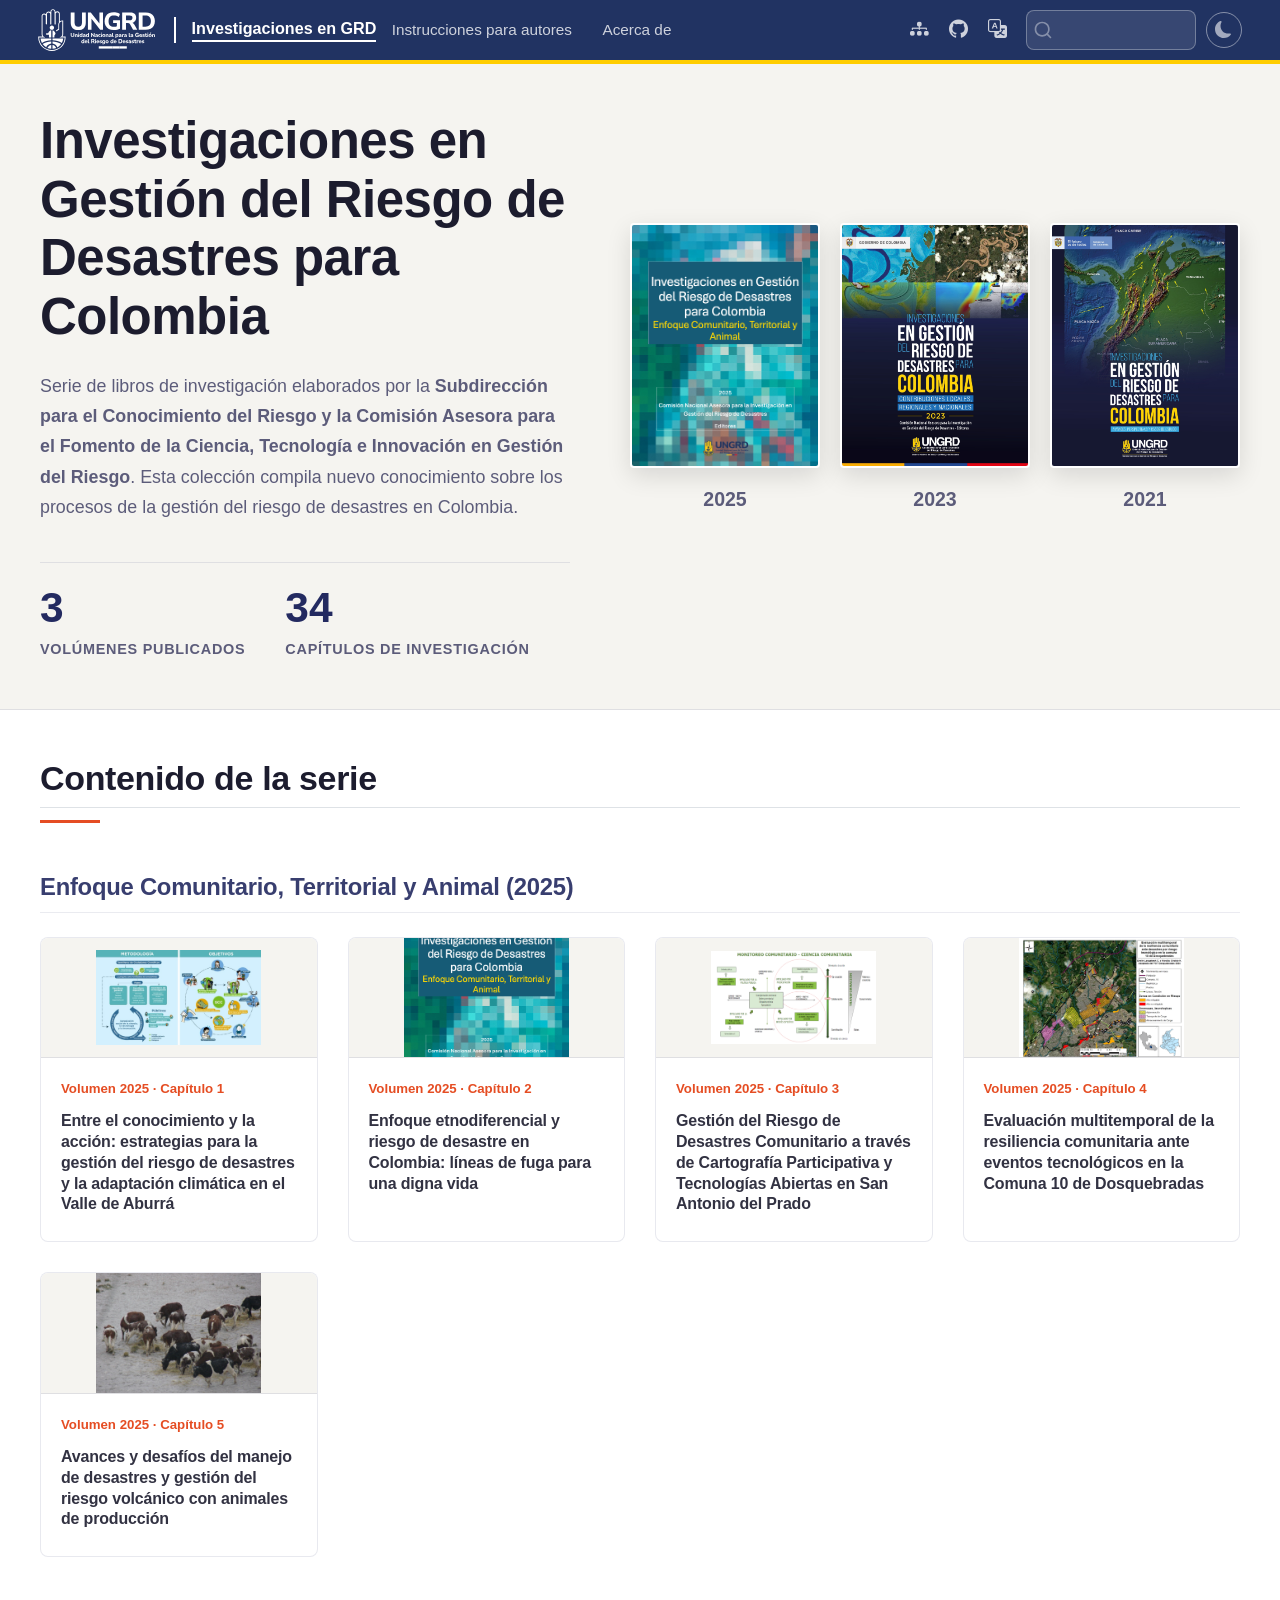
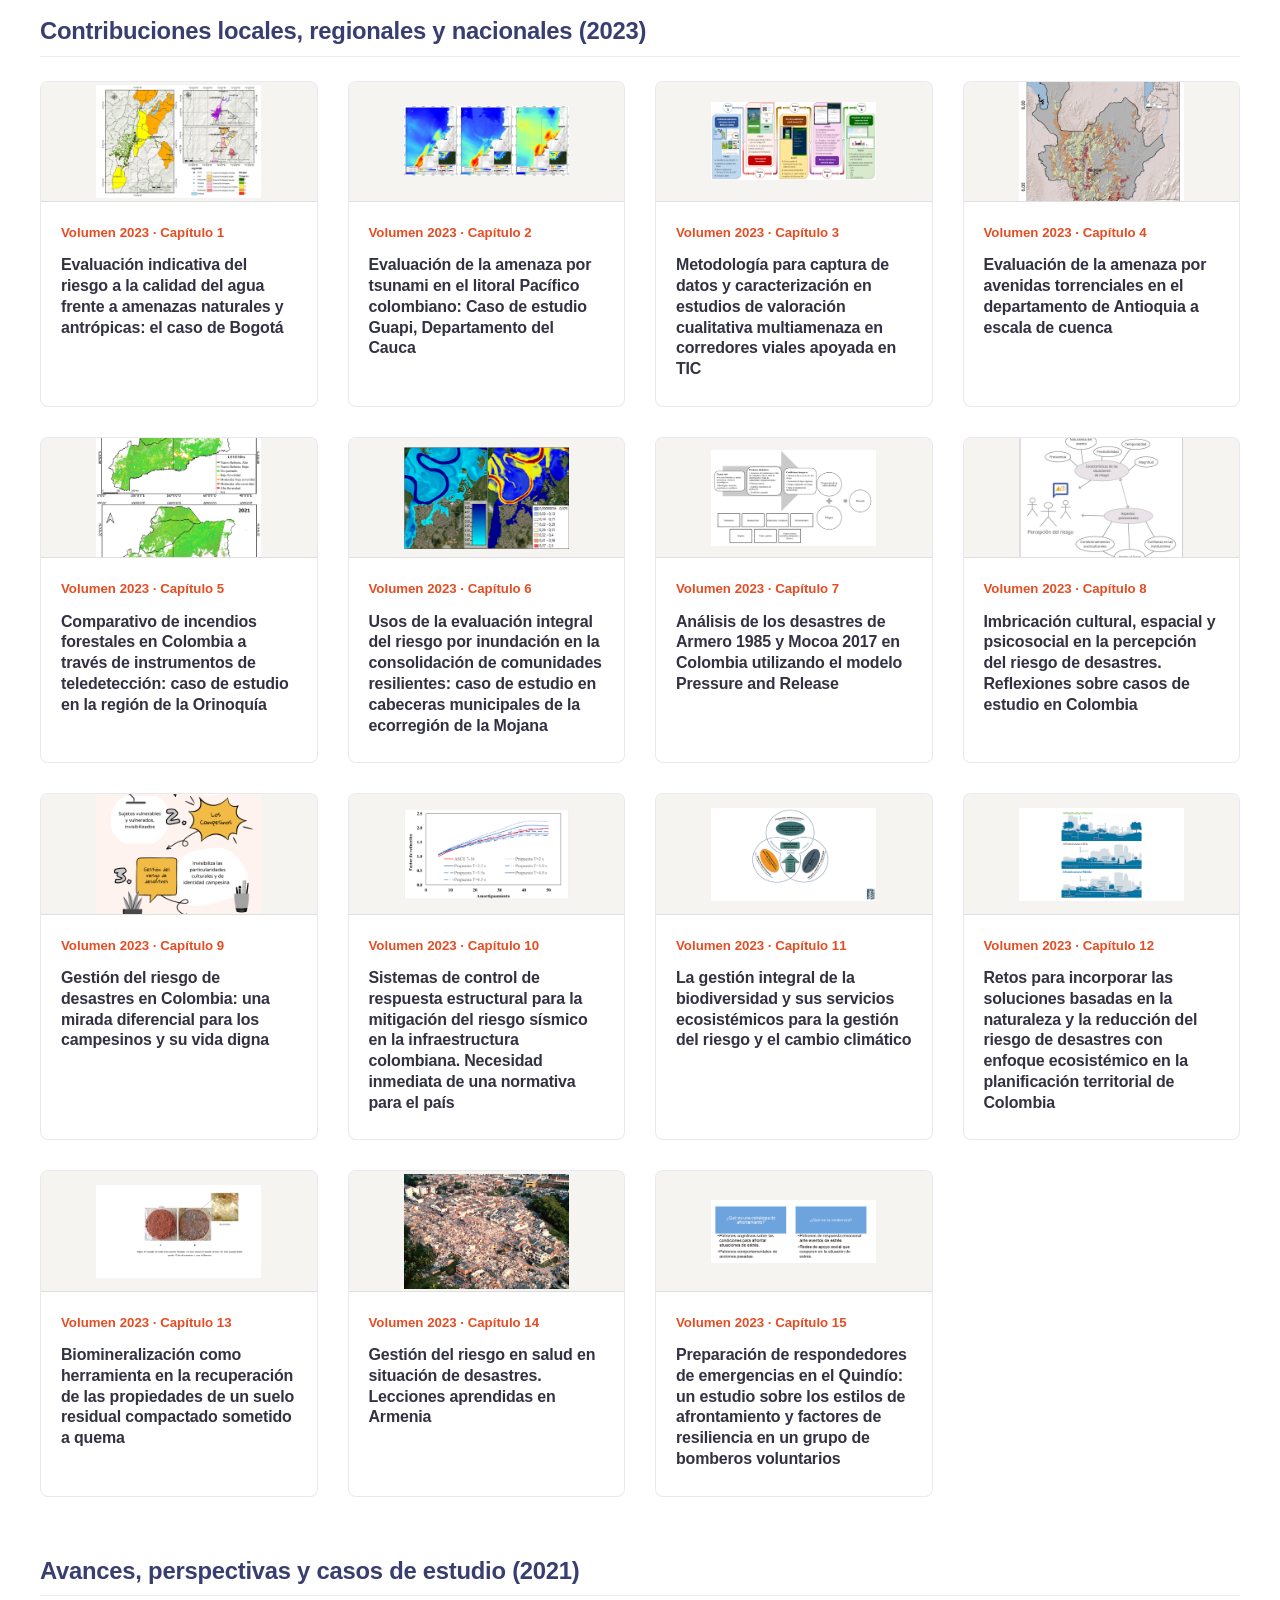
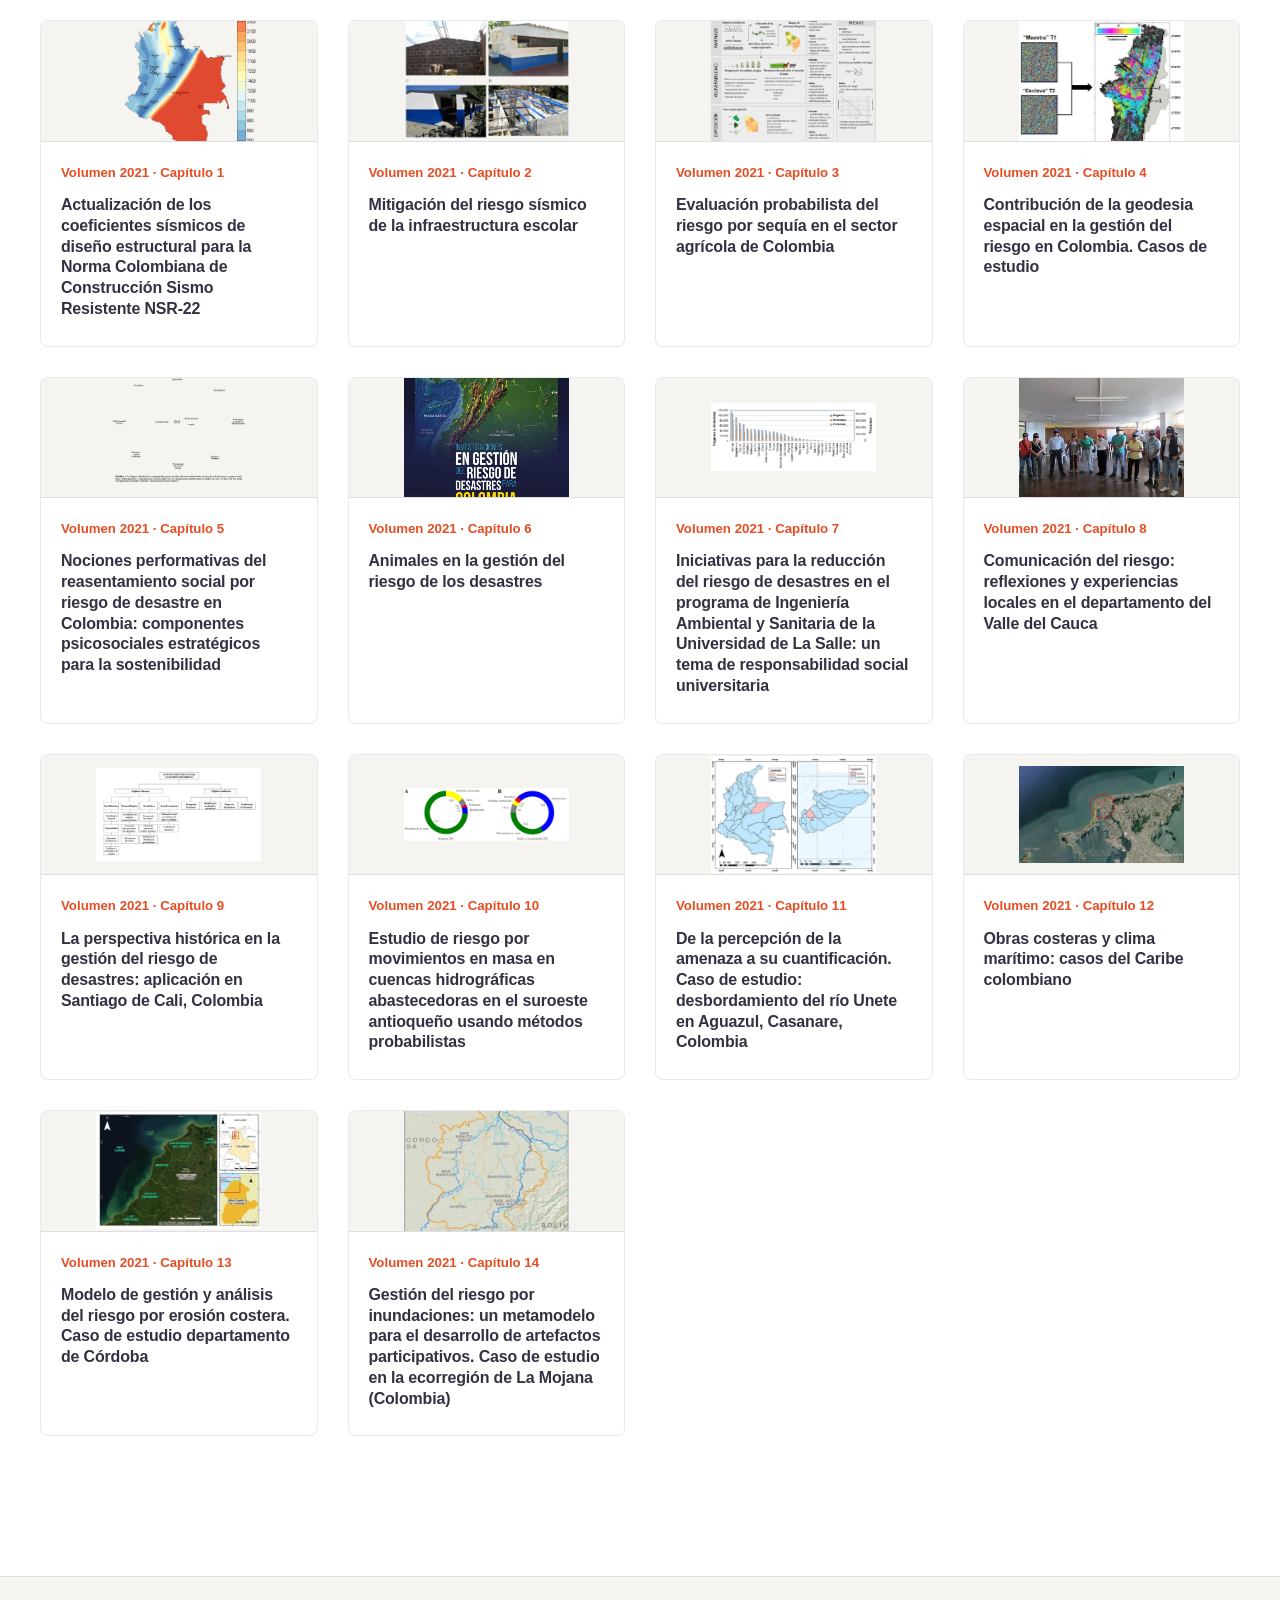
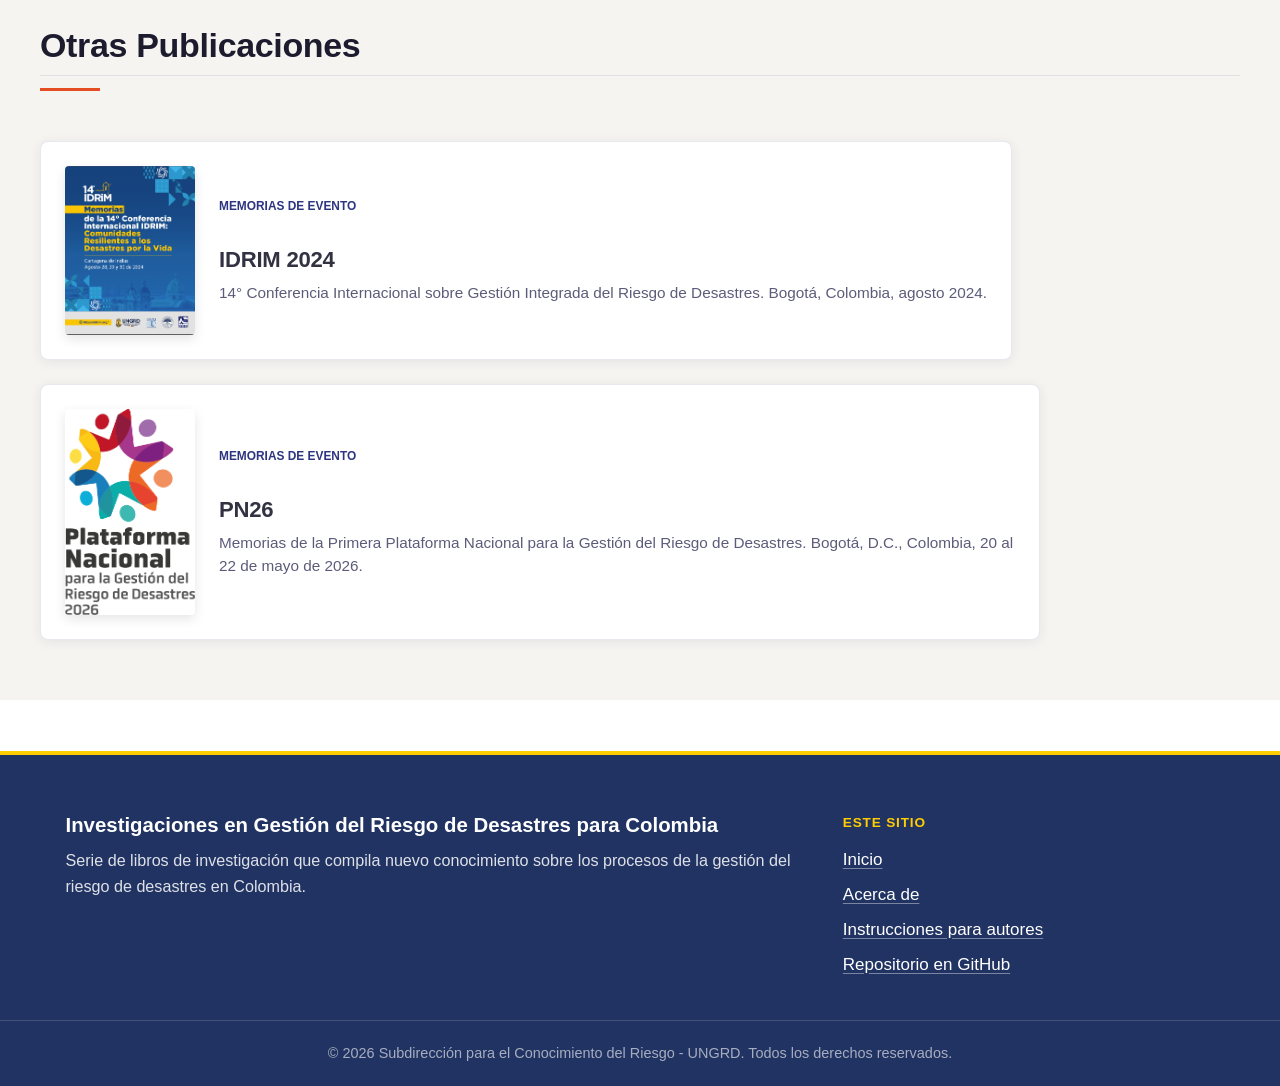
<file: index.html>
<!DOCTYPE html>
<html xmlns="http://www.w3.org/1999/xhtml" lang="es" xml:lang="es"><head>

<meta charset="utf-8">
<meta name="generator" content="quarto-1.11.9">

<meta name="viewport" content="width=device-width, initial-scale=1.0, user-scalable=yes">


<title>Investigaciones GRD – Investigaciones en GRD | SCR-UNGRD</title>
<style>
/* Default styles provided by pandoc.
** See https://pandoc.org/MANUAL.html#variables-for-html for config info.
*/
span.smallcaps{font-variant: small-caps;}
div.columns{display: flex; gap: 1.5em;}
div.column{flex: auto;}
@media screen {
div.columns{gap: min(4vw, 1.5em);}
div.column{overflow-x: auto;}
}
div.hanging-indent{margin-left: 1.5em; text-indent: -1.5em;}
ul.task-list{list-style: none;}
ul.task-list li input[type="checkbox"] {
  width: 0.8em;
  margin: 0 0.8em 0.2em -1em; /* quarto-specific, see https://github.com/quarto-dev/quarto-cli/issues/4556 */ 
  vertical-align: middle;
}
</style>


<script src="site_libs/quarto-nav/quarto-nav.js"></script>
<script src="site_libs/clipboard/clipboard.min.js"></script>
<script src="site_libs/quarto-search/autocomplete.umd.js"></script>
<script src="site_libs/quarto-search/fuse.min.js"></script>
<script src="site_libs/quarto-search/quarto-search.js"></script>
<meta name="quarto:offset" content="./">
<link href="./images/favicon.png" rel="icon" type="image/png">
<script src="site_libs/quarto-html/quarto.js" type="module"></script>
<script src="site_libs/quarto-html/tabsets/tabsets.js" type="module"></script>
<script src="site_libs/quarto-html/scrollable-regions/scrollable-regions.js" type="module"></script>
<script src="site_libs/quarto-html/popper.min.js"></script>
<script src="site_libs/quarto-html/tippy.umd.min.js"></script>
<link href="site_libs/quarto-html/tippy.css" rel="stylesheet">
<link href="site_libs/quarto-html/quarto-syntax-highlighting-63b5708e65d6cd79cd7618c58d0c21e7.css" rel="stylesheet" class="quarto-color-scheme" id="quarto-text-highlighting-styles">
<link href="site_libs/quarto-html/quarto-syntax-highlighting-dark-447e42e69aaa9833c0ba1b986f430b20.css" rel="stylesheet" class="quarto-color-scheme quarto-color-alternate" id="quarto-text-highlighting-styles">
<link href="site_libs/quarto-html/quarto-syntax-highlighting-63b5708e65d6cd79cd7618c58d0c21e7.css" rel="stylesheet" class="quarto-color-scheme-extra" id="quarto-text-highlighting-styles">
<script src="site_libs/bootstrap/bootstrap.min.js"></script>
<link href="site_libs/bootstrap/bootstrap-icons.css" rel="stylesheet">
<link href="site_libs/bootstrap/bootstrap-ce82344926b8ce50f05d3b7410568496.min.css" rel="stylesheet" append-hash="true" class="quarto-color-scheme" id="quarto-bootstrap" data-mode="light">
<link href="site_libs/bootstrap/bootstrap-dark-f6a4d531c7d7175913e08e37ae9eed9c.min.css" rel="stylesheet" append-hash="true" class="quarto-color-scheme quarto-color-alternate" id="quarto-bootstrap" data-mode="dark">
<link href="site_libs/bootstrap/bootstrap-ce82344926b8ce50f05d3b7410568496.min.css" rel="stylesheet" append-hash="true" class="quarto-color-scheme-extra" id="quarto-bootstrap" data-mode="light">
<script id="quarto-search-options" type="application/json">{
  "location": "navbar",
  "copy-button": false,
  "collapse-after": 3,
  "panel-placement": "end",
  "type": "textbox",
  "limit": 50,
  "keyboard-shortcut": [
    "f",
    "/",
    "s"
  ],
  "language": {
    "search-no-results-text": "No se han encontrado resultados",
    "search-matching-documents-text": "documentos encontrados",
    "search-copy-link-title": "Copiar el enlace en la búsqueda",
    "search-hide-matches-text": "Ocultar resultados adicionales",
    "search-more-match-text": "resultado adicional en este documento",
    "search-more-matches-text": "resultados adicionales en este documento",
    "search-clear-button-title": "Borrar",
    "search-text-placeholder": "",
    "search-detached-cancel-button-title": "Cancelar",
    "search-submit-button-title": "Enviar",
    "search-label": "Buscar"
  }
}</script>
<style>html{ scroll-behavior: smooth; }</style>


<meta property="og:title" content="Portal de Investigaciones en Gestión del Riesgo · UNGRD">
<meta property="og:description" content="Colección de publicaciones científicas y técnicas sobre gestión del riesgo de desastres en Colombia, elaboradas por la UNGRD.">
<meta property="og:site_name" content="Investigaciones en GRD | SCR-UNGRD">
</head>

<body class="nav-fixed fullcontent quarto-light"><a id="quarto-skip-link" class="visually-hidden-focusable" href="#quarto-content">Saltar al contenido principal</a><script id="quarto-html-before-body" type="application/javascript">
    const toggleBodyColorMode = (bsSheetEl) => {
      const mode = bsSheetEl.getAttribute("data-mode");
      const bodyEl = window.document.querySelector("body");
      if (mode === "dark") {
        bodyEl.classList.add("quarto-dark");
        bodyEl.classList.remove("quarto-light");
      } else {
        bodyEl.classList.add("quarto-light");
        bodyEl.classList.remove("quarto-dark");
      }
    }
    const toggleBodyColorPrimary = () => {
      const bsSheetEl = window.document.querySelector("link#quarto-bootstrap:not([rel=disabled-stylesheet])");
      if (bsSheetEl) {
        toggleBodyColorMode(bsSheetEl);
      }
    }
    const setColorSchemeToggle = (alternate) => {
      const toggles = window.document.querySelectorAll('.quarto-color-scheme-toggle');
      for (let i=0; i < toggles.length; i++) {
        const toggle = toggles[i];
        if (toggle) {
          toggle.setAttribute("aria-checked", alternate ? "true" : "false");
          if (alternate) {
            toggle.classList.add("alternate");
          } else {
            toggle.classList.remove("alternate");
          }
        }
      }
    };
    const toggleColorMode = (alternate) => {
      // Switch the stylesheets
      const primaryStylesheets = window.document.querySelectorAll('link.quarto-color-scheme:not(.quarto-color-alternate)');
      const alternateStylesheets = window.document.querySelectorAll('link.quarto-color-scheme.quarto-color-alternate');
      manageTransitions('#quarto-margin-sidebar .nav-link', false);
      if (alternate) {
        // note: dark is layered on light, we don't disable primary!
        enableStylesheet(alternateStylesheets);
        for (const sheetNode of alternateStylesheets) {
          if (sheetNode.id === "quarto-bootstrap") {
            toggleBodyColorMode(sheetNode);
          }
        }
      } else {
        disableStylesheet(alternateStylesheets);
        enableStylesheet(primaryStylesheets)
        toggleBodyColorPrimary();
      }
      manageTransitions('#quarto-margin-sidebar .nav-link', true);
      // Switch the toggles
      setColorSchemeToggle(alternate)
    }
    // Hack to workaround the fact that safari doesn't
    // properly recolor the scrollbar when toggling (#1455).
    // Not run on load: stylesheets are set before first paint there, and
    // scrolling would undo the scroll to a URL fragment (#14973).
    // The one pixel nudge keeps the reader where they were.
    const refreshSafariScrollbar = () => {
      if (navigator.userAgent.indexOf('Safari') > 0 && navigator.userAgent.indexOf('Chrome') == -1) {
        manageTransitions("body", false);
        const scrollY = window.scrollY;
        window.scrollTo(0, scrollY > 0 ? scrollY - 1 : 1);
        setTimeout(() => {
          window.scrollTo(0, scrollY);
          manageTransitions("body", true);
        }, 40);
      }
    }
    const disableStylesheet = (stylesheets) => {
      for (let i=0; i < stylesheets.length; i++) {
        const stylesheet = stylesheets[i];
        stylesheet.rel = 'disabled-stylesheet';
      }
    }
    const enableStylesheet = (stylesheets) => {
      for (let i=0; i < stylesheets.length; i++) {
        const stylesheet = stylesheets[i];
        if(stylesheet.rel !== 'stylesheet') { // for Chrome, which will still FOUC without this check
          stylesheet.rel = 'stylesheet';
        }
      }
    }
    const manageTransitions = (selector, allowTransitions) => {
      const els = window.document.querySelectorAll(selector);
      for (let i=0; i < els.length; i++) {
        const el = els[i];
        if (allowTransitions) {
          el.classList.remove('notransition');
        } else {
          el.classList.add('notransition');
        }
      }
    }
    const isFileUrl = () => {
      return window.location.protocol === 'file:';
    }
    const hasAlternateSentinel = () => {
      let styleSentinel = getColorSchemeSentinel();
      if (styleSentinel !== null) {
        return styleSentinel === "alternate";
      } else {
        return false;
      }
    }
    const setStyleSentinel = (alternate) => {
      const value = alternate ? "alternate" : "default";
      if (!isFileUrl()) {
        window.localStorage.setItem("quarto-color-scheme", value);
      } else {
        localAlternateSentinel = value;
      }
    }
    const getColorSchemeSentinel = () => {
      if (!isFileUrl()) {
        const storageValue = window.localStorage.getItem("quarto-color-scheme");
        return storageValue != null ? storageValue : localAlternateSentinel;
      } else {
        return localAlternateSentinel;
      }
    }
    const toggleGiscusIfUsed = (isAlternate, darkModeDefault) => {
      const baseTheme = document.querySelector('#giscus-base-theme')?.value ?? 'light';
      const alternateTheme = document.querySelector('#giscus-alt-theme')?.value ?? 'dark';
      let newTheme = '';
      if(authorPrefersDark) {
        newTheme = isAlternate ? baseTheme : alternateTheme;
      } else {
        newTheme = isAlternate ? alternateTheme : baseTheme;
      }
      const changeGiscusTheme = () => {
        // From: https://github.com/giscus/giscus/issues/336
        const sendMessage = (message) => {
          const iframe = document.querySelector('iframe.giscus-frame');
          if (!iframe) return;
          iframe.contentWindow.postMessage({ giscus: message }, 'https://giscus.app');
        }
        sendMessage({
          setConfig: {
            theme: newTheme
          }
        });
      }
      const isGiscussLoaded = window.document.querySelector('iframe.giscus-frame') !== null;
      if (isGiscussLoaded) {
        changeGiscusTheme();
      }
    };
    const authorPrefersDark = false;
    const darkModeDefault = authorPrefersDark;
      document.querySelector('link#quarto-text-highlighting-styles.quarto-color-scheme-extra').rel = 'disabled-stylesheet';
      document.querySelector('link#quarto-bootstrap.quarto-color-scheme-extra').rel = 'disabled-stylesheet';
    let localAlternateSentinel = darkModeDefault ? 'alternate' : 'default';
    // Dark / light mode switch
    window.quartoToggleColorScheme = () => {
      // Read the current dark / light value
      let toAlternate = !hasAlternateSentinel();
      toggleColorMode(toAlternate);
      refreshSafariScrollbar();
      setStyleSentinel(toAlternate);
      toggleGiscusIfUsed(toAlternate, darkModeDefault);
      window.dispatchEvent(new Event('resize'));
    };
    // Switch to dark mode if need be
    if (hasAlternateSentinel()) {
      toggleColorMode(true);
    } else {
      toggleColorMode(false);
    }
  </script>

<div id="quarto-search-results"></div>
  <header id="quarto-header" class="headroom fixed-top">
    <nav class="navbar navbar-expand-lg " data-bs-theme="dark" aria-label="Sitio web">
      <div class="navbar-container container-fluid">
      <div class="navbar-brand-container mx-auto">
    <a href="./index.html" class="navbar-brand navbar-brand-logo">
    <img src="./images/logo-ungrd-blanco.svg" alt="UNGRD - Unidad Nacional para la Gestión del Riesgo de Desastres" class="navbar-logo light-content">
    <img src="./images/logo-ungrd-blanco.svg" alt="UNGRD - Unidad Nacional para la Gestión del Riesgo de Desastres" class="navbar-logo dark-content">
    </a>
    <a class="navbar-brand" href="./index.html">
    <span class="navbar-title">Investigaciones en GRD</span>
    </a>
  </div>
          <button class="navbar-toggler" type="button" data-bs-toggle="collapse" data-bs-target="#navbarCollapse" aria-controls="navbarCollapse" aria-expanded="false" aria-label="Navegación de palanca" onclick="if (window.quartoToggleHeadroom) { window.quartoToggleHeadroom(); }">
  <span class="navbar-toggler-icon"></span>
</button>
          <div class="collapse navbar-collapse" id="navbarCollapse">
            <ul class="navbar-nav navbar-nav-scroll me-auto">
  <li class="nav-item">
    <a class="nav-link" href="./instrucciones-autor.html"> 
<span class="menu-text">Instrucciones para autores</span></a>
  </li>  
  <li class="nav-item">
    <a class="nav-link" href="./acerca-de.html"> 
<span class="menu-text">Acerca de</span></a>
  </li>  
</ul>
            <ul class="navbar-nav navbar-nav-scroll ms-auto">
  <li class="nav-item compact">
    <a class="nav-link" href="https://scr-ungrd.github.io/hub/" rel="noopener noreferrer" target="_blank"> <i class="bi bi-diagram-3-fill" role="img" aria-label="HUB SCR — portal de proyectos">
</i> 
<span class="menu-text"></span></a>
  </li>  
  <li class="nav-item compact">
    <a class="nav-link" href="https://github.com/scr-ungrd/investigaciones-grd-colombia" rel="noopener noreferrer" target="_blank"> <i class="bi bi-github" role="img" aria-label="Repositorio en GitHub">
</i> 
<span class="menu-text"></span></a>
  </li>  
  <li class="nav-item compact">
    <a class="nav-link" href="https://translate.google.com/translate?sl=es&amp;tl=en&amp;u=https://scr-ungrd.github.io/investigaciones-grd-colombia/" rel="noopener noreferrer" target="_blank"> <i class="bi bi-translate" role="img" aria-label="Translate to English">
</i> 
<span class="menu-text"></span></a>
  </li>  
</ul>
          </div> <!-- /navcollapse -->
            <div class="quarto-navbar-tools">
  <button type="button" role="switch" aria-checked="false" class="quarto-color-scheme-toggle quarto-navigation-tool  px-1" onclick="window.quartoToggleColorScheme(); return false;" title="Alternar modo oscuro" aria-label="Alternar modo oscuro"><i class="bi"></i></button>
</div>
            <div id="quarto-search" class="" title="Buscar"></div>
      </div> <!-- /container-fluid -->
    </nav>
</header>
<!-- content -->
<div id="quarto-content" class="quarto-container page-layout-custom page-navbar" tabindex="-1">
<!-- sidebar -->
<!-- margin-sidebar -->
<!-- main -->


<header id="title-block-header" class="quarto-title-block default">
<div class="quarto-title">
<h1 class="title">Investigaciones GRD</h1>
</div>



<div class="quarto-title-meta">

    
  
    
  </div>
  


</header>


<style>#title-block-header { display: none !important; }</style>

<!-- ══════════════════════════════════════════════════════
     HERO SECTION (COLECCIÓN)
     ══════════════════════════════════════════════════════ -->
<section id="serie" class="nature-hero-section">
  <div class="nature-hero-container">
    <div class="nature-hero-content">
      <h1 class="nature-hero-title">Investigaciones en Gestión del Riesgo de Desastres para Colombia</h1>
      <p class="nature-hero-description">
        Serie de libros de investigación elaborados por la <strong>Subdirección para el Conocimiento del Riesgo y la Comisión Asesora para el Fomento de la Ciencia, Tecnología e Innovación en Gestión del Riesgo</strong>. Esta colección compila nuevo conocimiento sobre los procesos de la gestión del riesgo de desastres en Colombia.
      </p>
      <div class="nature-hero-stats">
        <div class="stat-item">
          <span class="stat-num">3</span>
          <span class="stat-label">Volúmenes Publicados</span>
        </div>
        <div class="stat-item">
          <span class="stat-num">34</span>
          <span class="stat-label">Capítulos de Investigación</span>
        </div>
      </div>
    </div>
    
    <div class="nature-hero-visual">
      <div class="cover-stack">
        <a href="https://scr-ungrd.github.io/investigaciones-grd-2025/" target="_blank" class="cover-link">
          <img src="images/libros/investigaciones-2025-portada.png" alt="Volumen 2025" class="cover-item">
          <span class="cover-year">2025</span>
        </a>
        <a href="https://scr-ungrd.github.io/investigaciones-grd-2023/" target="_blank" class="cover-link">
          <img src="images/libros/investigaciones-2023-portada.png" alt="Volumen 2023" class="cover-item">
          <span class="cover-year">2023</span>
        </a>
        <a href="https://scr-ungrd.github.io/investigaciones-grd-2021/" target="_blank" class="cover-link">
          <img src="images/libros/investigaciones-2021-portada.png" alt="Volumen 2021" class="cover-item">
          <span class="cover-year">2021</span>
        </a>
      </div>
    </div>
  </div>
</section>

<!-- ══════════════════════════════════════════════════════
     CAPÍTULOS
     ══════════════════════════════════════════════════════ -->
<section id="capitulos" class="chapters-section">
  <div class="chapters-container">
    <div class="section-header">
      <h2 class="section-title">Contenido de la serie</h2>
      <div class="section-divider"></div>
    </div>

    <!-- LIBRO 2025 -->
    <div class="book-group">
      <h3 class="book-group-title">Enfoque Comunitario, Territorial y Animal (2025)</h3>
      <div class="chapters-grid">
        <!-- Card Capítulo 1 -->
        <a href="https://scr-ungrd.github.io/investigaciones-grd-2025/Capitulo1.html" target="_blank" class="chapter-card">
          <div class="chapter-card-image">
            <img src="images/capitulos-2025/metodologia-scc.jpg" alt="Capítulo 1">
          </div>
          <div class="chapter-card-content">
            <span class="chapter-tag">Volumen 2025 · Capítulo 1</span>
            <h4 class="chapter-title">Entre el conocimiento y la acción: estrategias para la gestión del riesgo de desastres y la adaptación climática en el Valle de Aburrá</h4>
          </div>
        </a>
        
        <!-- Card Capítulo 2 -->
        <a href="https://scr-ungrd.github.io/investigaciones-grd-2025/Capitulo2.html" target="_blank" class="chapter-card">
          <div class="chapter-card-image">
            <img src="images/libros/investigaciones-2025-portada.png" alt="Capítulo 2">
          </div>
          <div class="chapter-card-content">
            <span class="chapter-tag">Volumen 2025 · Capítulo 2</span>
            <h4 class="chapter-title">Enfoque etnodiferencial y riesgo de desastre en Colombia: líneas de fuga para una digna vida</h4>
          </div>
        </a>
        
        <!-- Card Capítulo 3 -->
        <a href="https://scr-ungrd.github.io/investigaciones-grd-2025/Capitulo3.html" target="_blank" class="chapter-card">
          <div class="chapter-card-image">
            <img src="images/capitulos-2025/tipos-monitoreo-comunitario.png" alt="Capítulo 3">
          </div>
          <div class="chapter-card-content">
            <span class="chapter-tag">Volumen 2025 · Capítulo 3</span>
            <h4 class="chapter-title">Gestión del Riesgo de Desastres Comunitario a través de Cartografía Participativa y Tecnologías Abiertas en San Antonio del Prado</h4>
          </div>
        </a>
        
        <!-- Card Capítulo 4 -->
        <a href="https://scr-ungrd.github.io/investigaciones-grd-2025/Capitulo4.html" target="_blank" class="chapter-card">
          <div class="chapter-card-image">
            <img src="images/capitulos-2025/mapa-dosquebradas.png" alt="Capítulo 4">
          </div>
          <div class="chapter-card-content">
            <span class="chapter-tag">Volumen 2025 · Capítulo 4</span>
            <h4 class="chapter-title">Evaluación multitemporal de la resiliencia comunitaria ante eventos tecnológicos en la Comuna 10 de Dosquebradas</h4>
          </div>
        </a>
        
        <!-- Card Capítulo 5 -->
        <a href="https://scr-ungrd.github.io/investigaciones-grd-2025/Capitulo5.html" target="_blank" class="chapter-card">
          <div class="chapter-card-image">
            <img src="images/capitulos-2025/ganado_henolaje_ceniza.jpg" alt="Capítulo 5">
          </div>
          <div class="chapter-card-content">
            <span class="chapter-tag">Volumen 2025 · Capítulo 5</span>
            <h4 class="chapter-title">Avances y desafíos del manejo de desastres y gestión del riesgo volcánico con animales de producción</h4>
          </div>
        </a>
      </div>
    </div>

    <!-- LIBRO 2023 -->
    <div class="book-group mt-5">
      <h3 class="book-group-title">Contribuciones locales, regionales y nacionales (2023)</h3>
      <div class="chapters-grid">
        <!-- Card Capítulo 1 -->
        <a href="https://scr-ungrd.github.io/investigaciones-grd-2023/capitulo1-calidad-agua.html" target="_blank" class="chapter-card">
          <div class="chapter-card-image"><img src="images/capitulos-2023/cap01.png" alt="Capítulo 1"></div>
          <div class="chapter-card-content">
            <span class="chapter-tag">Volumen 2023 · Capítulo 1</span>
            <h4 class="chapter-title">Evaluación indicativa del riesgo a la calidad del agua frente a amenazas naturales y antrópicas: el caso de Bogotá</h4>
          </div>
        </a>
        <!-- Card Capítulo 2 -->
        <a href="https://scr-ungrd.github.io/investigaciones-grd-2023/capitulo2-evaluacion-amenaza-tsunami.html" target="_blank" class="chapter-card">
          <div class="chapter-card-image"><img src="images/capitulos-2023/cap02.png" alt="Capítulo 2"></div>
          <div class="chapter-card-content">
            <span class="chapter-tag">Volumen 2023 · Capítulo 2</span>
            <h4 class="chapter-title">Evaluación de la amenaza por tsunami en el litoral Pacífico colombiano: Caso de estudio Guapi, Departamento del Cauca</h4>
          </div>
        </a>
        <!-- Card Capítulo 3 -->
        <a href="https://scr-ungrd.github.io/investigaciones-grd-2023/capitulo3-multiamenaza-corredores-viales.html" target="_blank" class="chapter-card">
          <div class="chapter-card-image"><img src="images/capitulos-2023/cap03.png" alt="Capítulo 3"></div>
          <div class="chapter-card-content">
            <span class="chapter-tag">Volumen 2023 · Capítulo 3</span>
            <h4 class="chapter-title">Metodología para captura de datos y caracterización en estudios de valoración cualitativa multiamenaza en corredores viales apoyada en TIC</h4>
          </div>
        </a>
        <!-- Card Capítulo 4 -->
        <a href="https://scr-ungrd.github.io/investigaciones-grd-2023/capitulo4-avenidas-torrenciales-antioquia.html" target="_blank" class="chapter-card">
          <div class="chapter-card-image"><img src="images/capitulos-2023/cap04.jpg" alt="Capítulo 4"></div>
          <div class="chapter-card-content">
            <span class="chapter-tag">Volumen 2023 · Capítulo 4</span>
            <h4 class="chapter-title">Evaluación de la amenaza por avenidas torrenciales en el departamento de Antioquia a escala de cuenca</h4>
          </div>
        </a>
        <!-- Card Capítulo 5 -->
        <a href="https://scr-ungrd.github.io/investigaciones-grd-2023/capitulo5-incendios-orinoquia.html" target="_blank" class="chapter-card">
          <div class="chapter-card-image"><img src="images/capitulos-2023/cap05.png" alt="Capítulo 5"></div>
          <div class="chapter-card-content">
            <span class="chapter-tag">Volumen 2023 · Capítulo 5</span>
            <h4 class="chapter-title">Comparativo de incendios forestales en Colombia a través de instrumentos de teledetección: caso de estudio en la región de la Orinoquía</h4>
          </div>
        </a>
        <!-- Card Capítulo 6 -->
        <a href="https://scr-ungrd.github.io/investigaciones-grd-2023/capitulo6-riesgo-inundacion-mojana.html" target="_blank" class="chapter-card">
          <div class="chapter-card-image"><img src="images/capitulos-2023/cap06.png" alt="Capítulo 6"></div>
          <div class="chapter-card-content">
            <span class="chapter-tag">Volumen 2023 · Capítulo 6</span>
            <h4 class="chapter-title">Usos de la evaluación integral del riesgo por inundación en la consolidación de comunidades resilientes: caso de estudio en cabeceras municipales de la ecorregión de la Mojana</h4>
          </div>
        </a>
        <!-- Card Capítulo 7 -->
        <a href="https://scr-ungrd.github.io/investigaciones-grd-2023/capitulo7-desastres-armero-mocoa.html" target="_blank" class="chapter-card">
          <div class="chapter-card-image"><img src="images/capitulos-2023/cap07.png" alt="Capítulo 7"></div>
          <div class="chapter-card-content">
            <span class="chapter-tag">Volumen 2023 · Capítulo 7</span>
            <h4 class="chapter-title">Análisis de los desastres de Armero 1985 y Mocoa 2017 en Colombia utilizando el modelo Pressure and Release</h4>
          </div>
        </a>
        <!-- Card Capítulo 8 -->
        <a href="https://scr-ungrd.github.io/investigaciones-grd-2023/capitulo8-percepcion-del-riesgo.html" target="_blank" class="chapter-card">
          <div class="chapter-card-image"><img src="images/capitulos-2023/cap08.jpg" alt="Capítulo 8"></div>
          <div class="chapter-card-content">
            <span class="chapter-tag">Volumen 2023 · Capítulo 8</span>
            <h4 class="chapter-title">Imbricación cultural, espacial y psicosocial en la percepción del riesgo de desastres. Reflexiones sobre casos de estudio en Colombia</h4>
          </div>
        </a>
        <!-- Card Capítulo 9 -->
        <a href="https://scr-ungrd.github.io/investigaciones-grd-2023/capitulo9-mirada-diferencial-comunidad.html" target="_blank" class="chapter-card">
          <div class="chapter-card-image"><img src="images/capitulos-2023/cap09.png" alt="Capítulo 9"></div>
          <div class="chapter-card-content">
            <span class="chapter-tag">Volumen 2023 · Capítulo 9</span>
            <h4 class="chapter-title">Gestión del riesgo de desastres en Colombia: una mirada diferencial para los campesinos y su vida digna</h4>
          </div>
        </a>
        <!-- Card Capítulo 10 -->
        <a href="https://scr-ungrd.github.io/investigaciones-grd-2023/capitulo10-sistema-control-riesgo-sismico.html" target="_blank" class="chapter-card">
          <div class="chapter-card-image"><img src="images/capitulos-2023/cap10.png" alt="Capítulo 10"></div>
          <div class="chapter-card-content">
            <span class="chapter-tag">Volumen 2023 · Capítulo 10</span>
            <h4 class="chapter-title">Sistemas de control de respuesta estructural para la mitigación del riesgo sísmico en la infraestructura colombiana. Necesidad inmediata de una normativa para el país</h4>
          </div>
        </a>
        <!-- Card Capítulo 11 -->
        <a href="https://scr-ungrd.github.io/investigaciones-grd-2023/capitulo11-gestion-integral-biodiversidad.html" target="_blank" class="chapter-card">
          <div class="chapter-card-image"><img src="images/capitulos-2023/cap11.png" alt="Capítulo 11"></div>
          <div class="chapter-card-content">
            <span class="chapter-tag">Volumen 2023 · Capítulo 11</span>
            <h4 class="chapter-title">La gestión integral de la biodiversidad y sus servicios ecosistémicos para la gestión del riesgo y el cambio climático</h4>
          </div>
        </a>
        <!-- Card Capítulo 12 -->
        <a href="https://scr-ungrd.github.io/investigaciones-grd-2023/capitulo12-retos-eco-drr-y-sbn.html" target="_blank" class="chapter-card">
          <div class="chapter-card-image"><img src="images/capitulos-2023/cap12.png" alt="Capítulo 12"></div>
          <div class="chapter-card-content">
            <span class="chapter-tag">Volumen 2023 · Capítulo 12</span>
            <h4 class="chapter-title">Retos para incorporar las soluciones basadas en la naturaleza y la reducción del riesgo de desastres con enfoque ecosistémico en la planificación territorial de Colombia</h4>
          </div>
        </a>
        <!-- Card Capítulo 13 -->
        <a href="https://scr-ungrd.github.io/investigaciones-grd-2023/capitulo13-biotratamiento-suelo-quema.html" target="_blank" class="chapter-card">
          <div class="chapter-card-image"><img src="images/capitulos-2023/cap13.jpg" alt="Capítulo 13"></div>
          <div class="chapter-card-content">
            <span class="chapter-tag">Volumen 2023 · Capítulo 13</span>
            <h4 class="chapter-title">Biomineralización como herramienta en la recuperación de las propiedades de un suelo residual compactado sometido a quema</h4>
          </div>
        </a>
        <!-- Card Capítulo 14 -->
        <a href="https://scr-ungrd.github.io/investigaciones-grd-2023/capitulo14-gestion-del-riesgo-en-salud.html" target="_blank" class="chapter-card">
          <div class="chapter-card-image"><img src="images/capitulos-2023/cap14.jpg" alt="Capítulo 14"></div>
          <div class="chapter-card-content">
            <span class="chapter-tag">Volumen 2023 · Capítulo 14</span>
            <h4 class="chapter-title">Gestión del riesgo en salud en situación de desastres. Lecciones aprendidas en Armenia</h4>
          </div>
        </a>
        <!-- Card Capítulo 15 -->
        <a href="https://scr-ungrd.github.io/investigaciones-grd-2023/capitulo15-preparacion-de-respondedores.html" target="_blank" class="chapter-card">
          <div class="chapter-card-image"><img src="images/capitulos-2023/cap15.png" alt="Capítulo 15"></div>
          <div class="chapter-card-content">
            <span class="chapter-tag">Volumen 2023 · Capítulo 15</span>
            <h4 class="chapter-title">Preparación de respondedores de emergencias en el Quindío: un estudio sobre los estilos de afrontamiento y factores de resiliencia en un grupo de bomberos voluntarios</h4>
          </div>
        </a>
      </div>
    </div>

    <!-- LIBRO 2021 -->
    <div class="book-group mt-5">
      <h3 class="book-group-title">Avances, perspectivas y casos de estudio (2021) </h3>
      <div class="chapters-grid">
        <!-- Card Capítulo 1 -->
        <a href="https://scr-ungrd.github.io/investigaciones-grd-2021/01-capitulo-1-actualizacion-de-los-coeficientes-.html" target="_blank" class="chapter-card">
          <div class="chapter-card-image"><img src="images/capitulos-2021/cap01.png" alt="Capítulo 1"></div>
          <div class="chapter-card-content">
            <span class="chapter-tag">Volumen 2021 · Capítulo 1</span>
            <h4 class="chapter-title">Actualización de los coeficientes sísmicos de diseño estructural para la Norma Colombiana de Construcción Sismo Resistente NSR-22</h4>
          </div>
        </a>
        <!-- Card Capítulo 2 -->
        <a href="https://scr-ungrd.github.io/investigaciones-grd-2021/02-capitulo-2-mitigacion-del-riesgo-sismico-de-l.html" target="_blank" class="chapter-card">
          <div class="chapter-card-image"><img src="images/capitulos-2021/cap02.png" alt="Capítulo 2"></div>
          <div class="chapter-card-content">
            <span class="chapter-tag">Volumen 2021 · Capítulo 2</span>
            <h4 class="chapter-title">Mitigación del riesgo sísmico de la infraestructura escolar</h4>
          </div>
        </a>
        <!-- Card Capítulo 3 -->
        <a href="https://scr-ungrd.github.io/investigaciones-grd-2021/03-capitulo-3-evaluacion-probabilista-del-riesgo.html" target="_blank" class="chapter-card">
          <div class="chapter-card-image"><img src="images/capitulos-2021/cap03.png" alt="Capítulo 3"></div>
          <div class="chapter-card-content">
            <span class="chapter-tag">Volumen 2021 · Capítulo 3</span>
            <h4 class="chapter-title">Evaluación probabilista del riesgo por sequía en el sector agrícola de Colombia</h4>
          </div>
        </a>
        <!-- Card Capítulo 4 -->
        <a href="https://scr-ungrd.github.io/investigaciones-grd-2021/04-capitulo-4-contribucion-de-la-geodesia-espaci.html" target="_blank" class="chapter-card">
          <div class="chapter-card-image"><img src="images/capitulos-2021/cap04.jpg" alt="Capítulo 4"></div>
          <div class="chapter-card-content">
            <span class="chapter-tag">Volumen 2021 · Capítulo 4</span>
            <h4 class="chapter-title">Contribución de la geodesia espacial en la gestión del riesgo en Colombia. Casos de estudio</h4>
          </div>
        </a>
        <!-- Card Capítulo 5 -->
        <a href="https://scr-ungrd.github.io/investigaciones-grd-2021/05-capitulo-5-nociones-performativas-del-reasent.html" target="_blank" class="chapter-card">
          <div class="chapter-card-image"><img src="images/capitulos-2021/cap05.png" alt="Capítulo 5"></div>
          <div class="chapter-card-content">
            <span class="chapter-tag">Volumen 2021 · Capítulo 5</span>
            <h4 class="chapter-title">Nociones performativas del reasentamiento social por riesgo de desastre en Colombia: componentes psicosociales estratégicos para la sostenibilidad</h4>
          </div>
        </a>
        <!-- Card Capítulo 6 -->
        <a href="https://scr-ungrd.github.io/investigaciones-grd-2021/06-capitulo-6-animales-en-la-gestion-del-riesgo-.html" target="_blank" class="chapter-card">
          <div class="chapter-card-image"><img src="images/libros/investigaciones-2021-portada.png" alt="Capítulo 6"></div>
          <div class="chapter-card-content">
            <span class="chapter-tag">Volumen 2021 · Capítulo 6</span>
            <h4 class="chapter-title">Animales en la gestión del riesgo de los desastres</h4>
          </div>
        </a>
        <!-- Card Capítulo 7 -->
        <a href="https://scr-ungrd.github.io/investigaciones-grd-2021/07-capitulo-7-iniciativas-para-la-reduccion-del-.html" target="_blank" class="chapter-card">
          <div class="chapter-card-image"><img src="images/capitulos-2021/cap07.png" alt="Capítulo 7"></div>
          <div class="chapter-card-content">
            <span class="chapter-tag">Volumen 2021 · Capítulo 7</span>
            <h4 class="chapter-title">Iniciativas para la reducción del riesgo de desastres en el programa de Ingeniería Ambiental y Sanitaria de la Universidad de La Salle: un tema de responsabilidad social universitaria</h4>
          </div>
        </a>
        <!-- Card Capítulo 8 -->
        <a href="https://scr-ungrd.github.io/investigaciones-grd-2021/08-capitulo-8-comunicacion-del-riesgo-reflexione.html" target="_blank" class="chapter-card">
          <div class="chapter-card-image"><img src="images/capitulos-2021/cap08.jpg" alt="Capítulo 8"></div>
          <div class="chapter-card-content">
            <span class="chapter-tag">Volumen 2021 · Capítulo 8</span>
            <h4 class="chapter-title">Comunicación del riesgo: reflexiones y experiencias locales en el departamento del Valle del Cauca</h4>
          </div>
        </a>
        <!-- Card Capítulo 9 -->
        <a href="https://scr-ungrd.github.io/investigaciones-grd-2021/09-capitulo-9-la-perspectiva-historica-en-la-ges.html" target="_blank" class="chapter-card">
          <div class="chapter-card-image"><img src="images/capitulos-2021/cap09.png" alt="Capítulo 9"></div>
          <div class="chapter-card-content">
            <span class="chapter-tag">Volumen 2021 · Capítulo 9</span>
            <h4 class="chapter-title">La perspectiva histórica en la gestión del riesgo de desastres: aplicación en Santiago de Cali, Colombia</h4>
          </div>
        </a>
        <!-- Card Capítulo 10 -->
        <a href="https://scr-ungrd.github.io/investigaciones-grd-2021/10-capitulo-10-estudio-de-riesgo-por-movimientos.html" target="_blank" class="chapter-card">
          <div class="chapter-card-image"><img src="images/capitulos-2021/cap10.png" alt="Capítulo 10"></div>
          <div class="chapter-card-content">
            <span class="chapter-tag">Volumen 2021 · Capítulo 10</span>
            <h4 class="chapter-title">Estudio de riesgo por movimientos en masa en cuencas hidrográficas abastecedoras en el suroeste antioqueño usando métodos probabilistas</h4>
          </div>
        </a>
        <!-- Card Capítulo 11 -->
        <a href="https://scr-ungrd.github.io/investigaciones-grd-2021/11-capitulo-11-de-la-percepcion-de-la-amenaza-a-.html" target="_blank" class="chapter-card">
          <div class="chapter-card-image"><img src="images/capitulos-2021/cap11.jpg" alt="Capítulo 11"></div>
          <div class="chapter-card-content">
            <span class="chapter-tag">Volumen 2021 · Capítulo 11</span>
            <h4 class="chapter-title">De la percepción de la amenaza a su cuantificación. Caso de estudio: desbordamiento del río Unete en Aguazul, Casanare, Colombia</h4>
          </div>
        </a>
        <!-- Card Capítulo 12 -->
        <a href="https://scr-ungrd.github.io/investigaciones-grd-2021/12-capitulo-12-obras-costeras-y-clima-maritimo-c.html" target="_blank" class="chapter-card">
          <div class="chapter-card-image"><img src="images/capitulos-2021/cap12.jpg" alt="Capítulo 12"></div>
          <div class="chapter-card-content">
            <span class="chapter-tag">Volumen 2021 · Capítulo 12</span>
            <h4 class="chapter-title">Obras costeras y clima marítimo: casos del Caribe colombiano</h4>
          </div>
        </a>
        <!-- Card Capítulo 13 -->
        <a href="https://scr-ungrd.github.io/investigaciones-grd-2021/13-capitulo-13-modelo-de-gestion-y-analisis-del-.html" target="_blank" class="chapter-card">
          <div class="chapter-card-image"><img src="images/capitulos-2021/cap13.jpg" alt="Capítulo 13"></div>
          <div class="chapter-card-content">
            <span class="chapter-tag">Volumen 2021 · Capítulo 13</span>
            <h4 class="chapter-title">Modelo de gestión y análisis del riesgo por erosión costera. Caso de estudio departamento de Córdoba</h4>
          </div>
        </a>
        <!-- Card Capítulo 14 -->
        <a href="https://scr-ungrd.github.io/investigaciones-grd-2021/14-capitulo-14-gestion-del-riesgo-por-inundacion.html" target="_blank" class="chapter-card">
          <div class="chapter-card-image"><img src="images/capitulos-2021/cap14.jpg" alt="Capítulo 14"></div>
          <div class="chapter-card-content">
            <span class="chapter-tag">Volumen 2021 · Capítulo 14</span>
            <h4 class="chapter-title">Gestión del riesgo por inundaciones: un metamodelo para el desarrollo de artefactos participativos. Caso de estudio en la ecorregión de La Mojana (Colombia)</h4>
          </div>
        </a>
      </div>
    </div>
  </div>
</section>

<!-- ══════════════════════════════════════════════════════
     OTRAS PUBLICACIONES
     ══════════════════════════════════════════════════════ -->
<section id="otras" class="other-pubs-section">
  <div class="chapters-container">
    <div class="section-header">
      <h2 class="section-title">Otras Publicaciones</h2>
      <div class="section-divider"></div>
    </div>
    
    <div class="other-pubs-content">
      <a href="https://scr-ungrd.github.io/memorias-idrim-2024-colombia/" target="_blank" class="other-pub-link">
        <div class="other-pub-visual">
          <img src="images/libros/idrim-2024-portada.png" alt="Memorias IDRIM 2024" class="other-pub-img">
        </div>
        <div class="other-pub-text">
          <span class="other-pub-badge">Memorias de Evento</span>
          <h3 class="other-pub-title">IDRIM 2024</h3>
          <p class="other-pub-desc">
            14° Conferencia Internacional sobre Gestión Integrada del Riesgo de Desastres. Bogotá, Colombia, agosto 2024.
          </p>
        </div>
      </a>

      <a href="https://scr-ungrd.github.io/memorias-pn26/" target="_blank" class="other-pub-link">
        <div class="other-pub-visual">
          <img src="images/libros/pn26-portada.png" alt="Memorias PN26" class="other-pub-img">
        </div>
        <div class="other-pub-text">
          <span class="other-pub-badge">Memorias de Evento</span>
          <h3 class="other-pub-title">PN26</h3>
          <p class="other-pub-desc">
            Memorias de la Primera Plataforma Nacional para la Gestión del Riesgo de Desastres. Bogotá, D.C., Colombia, 20 al 22 de mayo de 2026.
          </p>
        </div>
      </a>
    </div>
  </div>
</section>




<!-- Pie de página homogéneo de los sitios SCR (modelo: Cuadernos Reproducibles; colores del Manual de Identidad Visual UNGRD 2024) -->
<footer id="scr-footer" role="contentinfo">
  <div class="scr-footer__grid">
    <div class="scr-footer__brand">
      <p class="scr-footer__title">Investigaciones en Gestión del Riesgo de Desastres para Colombia</p>
      <p>Serie de libros de investigación que compila nuevo conocimiento sobre los procesos de la gestión del riesgo de desastres en Colombia.</p>
    </div>
    <nav aria-label="Este sitio">
      <p class="scr-footer__head">Este sitio</p>
      <ul>
        <li><a href="index.html">Inicio</a></li>
        <li><a href="acerca-de.html">Acerca de</a></li>
        <li><a href="instrucciones-autor.html">Instrucciones para autores</a></li>
        <li><a href="https://github.com/scr-ungrd/investigaciones-grd-colombia" target="_blank" rel="noopener noreferrer">Repositorio en GitHub</a></li>
      </ul>
    </nav>
  </div>
  <div class="scr-footer__notice">
    <p>© 2026 Subdirección para el Conocimiento del Riesgo - UNGRD. Todos los derechos reservados.</p>
  </div>
</footer>

<!-- Barra de navegación: el nombre del proyecto se escribe "línea 1|línea 2" en _quarto.yml y aquí se parte en dos líneas -->
<script>
document.querySelectorAll('.navbar-title').forEach(function (el) {
  var t = el.textContent.split('|');
  if (t.length === 1) {
    /* Nombre de una sola línea: mismo estilo que la segunda línea (negrita y subrayado) */
    var u = document.createElement('span'); u.className = 'scr-title-2'; u.textContent = t[0].trim();
    el.textContent = ''; el.appendChild(u);
  }
  if (t.length === 2) {
    el.textContent = '';
    el.appendChild(document.createTextNode(t[0].trim()));
    el.appendChild(document.createElement('br'));
    var b = document.createElement('span'); b.className = 'scr-title-2'; b.textContent = t[1].trim();
    el.appendChild(b);
  }
});
</script>
<!-- Buscador: texto "Buscar" en el campo (Quarto lo deja vacío en modo textbox) -->
<script>
window.addEventListener('load', function () {
  var tries = 0, t = setInterval(function () {
    var i = document.querySelector('#quarto-search input.aa-Input');
    if (i) { i.placeholder = 'Buscar'; clearInterval(t); }
    if (++tries > 40) clearInterval(t);
  }, 100);
});
</script>
<script id="quarto-html-after-body" type="application/javascript">
  window.document.addEventListener("DOMContentLoaded", function (event) {
    // Ensure there is a toggle, if there isn't float one in the top right
    if (window.document.querySelector('.quarto-color-scheme-toggle') === null) {
      const toggle = window.document.createElement('button');
      toggle.type = "button";
      toggle.setAttribute("role", "switch");
      toggle.setAttribute("aria-checked", "false");
      toggle.classList.add('top-right');
      toggle.classList.add('quarto-color-scheme-toggle');
      toggle.setAttribute("aria-label", "Alternar modo oscuro");
      toggle.onclick = function() { try { window.quartoToggleColorScheme(); } catch {} return false; };
      const i = window.document.createElement("i");
      i.classList.add('bi');
      toggle.appendChild(i);
      // Put the toggle in a landmark of its own, so that landmark navigation
      // can reach it.
      //
      // The container is always a fresh direct child of body, and the toggle is
      // never moved into page furniture that the theme or the author controls.
      // The toggle is positioned against the page, so any ancestor that
      // establishes a containing block captures it: a positioned element or a
      // grid for position: absolute, and transform, filter, will-change or
      // contain for position: fixed. A direct child of body has none of these
      // to inherit, and the shift when one appears is silent and visual.
      //
      // ARIA says a document should have at most one banner, and axe reports a
      // duplicate whether or not the banners carry distinct labels. So use a
      // header when the page has no banner yet, and a named region otherwise.
      //
      // A header is a banner wherever it sits, unless it is inside sectioning
      // content, so this cannot just look at the children of body: a custom
      // page layout wraps the title block header in a plain div. An explicit
      // role="banner" always counts.
      const sectioning = 'article, aside, main, nav, section, [role="article"], [role="complementary"], [role="main"], [role="navigation"], [role="region"]';
      const hasBanner = Array.from(
        window.document.querySelectorAll('header:not([role]), [role="banner"]')
      ).some(function(el) {
        return el.hasAttribute("role") || el.closest(sectioning) === null;
      });
      const container = window.document.createElement(hasBanner ? "div" : "header");
      if (hasBanner) {
        container.setAttribute("role", "region");
        container.setAttribute("aria-label", "Alternar modo oscuro");
      }
      container.classList.add('quarto-color-scheme-toggle-container');
      container.appendChild(toggle);
      window.document.body.appendChild(container);
    }
    setColorSchemeToggle(hasAlternateSentinel())
    const isCodeAnnotation = (el) => {
      for (const clz of el.classList) {
        if (clz.startsWith('code-annotation-')) {                     
          return true;
        }
      }
      return false;
    }
    const onCopySuccess = function(e) {
      // button target
      const button = e.trigger;
      // don't keep focus
      button.blur();
      // flash "checked"
      button.classList.add('code-copy-button-checked');
      var currentTitle = button.getAttribute("title");
      button.setAttribute("title", "Copiado");
      let tooltip;
      if (window.bootstrap) {
        button.setAttribute("data-bs-toggle", "tooltip");
        button.setAttribute("data-bs-placement", "left");
        button.setAttribute("data-bs-title", "Copiado");
        tooltip = new bootstrap.Tooltip(button, 
          { trigger: "manual", 
            customClass: "code-copy-button-tooltip",
            offset: [0, -8]});
        tooltip.show();    
      }
      setTimeout(function() {
        if (tooltip) {
          tooltip.hide();
          button.removeAttribute("data-bs-title");
          button.removeAttribute("data-bs-toggle");
          button.removeAttribute("data-bs-placement");
        }
        button.setAttribute("title", currentTitle);
        button.classList.remove('code-copy-button-checked');
      }, 1000);
      // clear code selection
      e.clearSelection();
    }
    const getTextToCopy = function(trigger) {
      const outerScaffold = trigger.parentElement.cloneNode(true);
      const codeEl = outerScaffold.querySelector('code');
      for (const childEl of codeEl.children) {
        if (isCodeAnnotation(childEl)) {
          childEl.remove();
        }
      }
      return codeEl.innerText;
    }
    const clipboard = new window.ClipboardJS('.code-copy-button:not([data-in-quarto-modal])', {
      text: getTextToCopy
    });
    clipboard.on('success', onCopySuccess);
    if (window.document.getElementById('quarto-embedded-source-code-modal')) {
      const clipboardModal = new window.ClipboardJS('.code-copy-button[data-in-quarto-modal]', {
        text: getTextToCopy,
        container: window.document.getElementById('quarto-embedded-source-code-modal')
      });
      clipboardModal.on('success', onCopySuccess);
    }
      var localhostRegex = new RegExp(/^(?:http|https):\/\/localhost\:?[0-9]*\//);
      var mailtoRegex = new RegExp(/^mailto:/);
        var filterRegex = new RegExp("https:\/\/scr-ungrd\.github\.io\/investigaciones-grd-colombia");
      var isInternal = (href) => {
          return filterRegex.test(href) || localhostRegex.test(href) || mailtoRegex.test(href);
      }
      // Inspect non-navigation links and adorn them if external
      window.quartoDecorateExternalLinks = function (root) {
     var links = (root || window.document).querySelectorAll('a[href]:not(.nav-link):not(.navbar-brand):not(.toc-action):not(.sidebar-link):not(.sidebar-item-toggle):not(.pagination-link):not(.no-external):not([aria-hidden]):not(.dropdown-item):not(.quarto-navigation-tool):not(.about-link)');
      for (var i=0; i<links.length; i++) {
        const link = links[i];
        if (!isInternal(link.href)) {
          // undo the damage that might have been done by quarto-nav.js in the case of
          // links that we want to consider external
          if (link.dataset.originalHref !== undefined) {
            link.href = link.dataset.originalHref;
          }
          if (!link.classList.contains('no-external-icon')) {
          }
        }
      }
      };
      window.quartoDecorateExternalLinks(window.document);
    // Esc closes the popup (WCAG 1.4.13) and focus leaving both trigger and
    // popup closes it (WCAG 2.4.11); tippy handles neither for interactive popups.
    const hideOnEscAndFocusOut = {
      name: 'hideOnEscAndFocusOut',
      defaultValue: true,
      fn(instance) {
        const dismiss = () => {
          // A show scheduled by the trigger delay would otherwise reopen it
          instance.clearDelayTimeouts();
          instance.hide();
        };
        const onKeyDown = (event) => {
          if (event.key !== 'Escape') {
            return;
          }
          // Keep Esc from also reaching page handlers (e.g. reveal.js overview),
          // except an open reveal.js slide menu, which Esc should close too.
          // The menu handles keys only when its keyboard option is on.
          const menuHandlesEsc = window.Reveal?.getPlugin?.('menu')?.isOpen() &&
            window.Reveal.getConfig().menu?.keyboard !== false;
          if (!menuHandlesEsc) {
            event.stopPropagation();
          }
          if (instance.popper.contains(window.document.activeElement)) {
            // Disabled while refocusing so the focus trigger does not reopen it
            instance.disable();
            instance.reference.focus();
            instance.enable();
          }
          dismiss();
        };
        const onFocusOut = (event) => {
          const target = event.relatedTarget;
          if (target && !instance.reference.contains(target) &&
              !instance.popper.contains(target)) {
            dismiss();
          }
        };
        // On the trigger too: a click trigger (code-annotations: select) has no
        // blur handling. Attached for the instance's lifetime so leaving the
        // trigger also cancels a show still pending on the trigger delay.
        instance.reference.addEventListener('focusout', onFocusOut);
        return {
          onShow() {
            window.document.addEventListener('keydown', onKeyDown, true);
            instance.popper.addEventListener('focusout', onFocusOut);
          },
          onHide() {
            window.document.removeEventListener('keydown', onKeyDown, true);
            instance.popper.removeEventListener('focusout', onFocusOut);
          },
          onDestroy() {
            instance.reference.removeEventListener('focusout', onFocusOut);
          },
        };
      },
    };
    function tippyHover(el, contentFn, onTriggerFn, onUntriggerFn) {
      const config = {
        allowHTML: true,
        maxWidth: 500,
        delay: 100,
        arrow: false,
        appendTo: function(el) {
            return el.parentElement;
        },
        interactive: true,
        interactiveBorder: 10,
        theme: 'quarto',
        placement: 'bottom-start',
        plugins: [hideOnEscAndFocusOut],
      };
      if (contentFn) {
        config.content = contentFn;
      }
      if (onTriggerFn) {
        config.onTrigger = onTriggerFn;
      }
      if (onUntriggerFn) {
        config.onUntrigger = onUntriggerFn;
      }
      window.tippy(el, config); 
    }
    const noterefs = window.document.querySelectorAll('a[role="doc-noteref"]');
    for (var i=0; i<noterefs.length; i++) {
      const ref = noterefs[i];
      tippyHover(ref, function() {
        // use id or data attribute instead here
        let href = ref.getAttribute('data-footnote-href') || ref.getAttribute('href');
        try { href = new URL(href).hash; } catch {}
        const id = href.replace(/^#\/?/, "");
        const note = window.document.getElementById(id);
        if (note) {
          return note.innerHTML;
        } else {
          return "";
        }
      });
    }
    const xrefs = window.document.querySelectorAll('a.quarto-xref');
    const processXRef = (id, note) => {
      // Strip column container classes
      const stripColumnClz = (el) => {
        el.classList.remove("page-full", "page-columns");
        if (el.children) {
          for (const child of el.children) {
            stripColumnClz(child);
          }
        }
      }
      stripColumnClz(note)
      if (id === null || id.startsWith('sec-')) {
        // Special case sections, only their first couple elements
        const container = document.createElement("div");
        if (note.children && note.children.length > 2) {
          container.appendChild(note.children[0].cloneNode(true));
          for (let i = 1; i < note.children.length; i++) {
            const child = note.children[i];
            if (child.tagName === "P" && child.innerText === "") {
              continue;
            } else {
              container.appendChild(child.cloneNode(true));
              break;
            }
          }
          if (window.Quarto?.typesetMath) {
            window.Quarto.typesetMath(container);
          }
          return container.innerHTML
        } else {
          if (window.Quarto?.typesetMath) {
            window.Quarto.typesetMath(note);
          }
          return note.innerHTML;
        }
      } else {
        // Remove any anchor links if they are present
        const anchorLink = note.querySelector('a.anchorjs-link');
        if (anchorLink) {
          anchorLink.remove();
        }
        if (window.Quarto?.typesetMath) {
          window.Quarto.typesetMath(note);
        }
        if (note.classList.contains("callout")) {
          return note.outerHTML;
        } else {
          return note.innerHTML;
        }
      }
    }
    for (var i=0; i<xrefs.length; i++) {
      const xref = xrefs[i];
      tippyHover(xref, undefined, function(instance) {
        instance.disable();
        let url = xref.getAttribute('href');
        let hash = undefined; 
        if (url.startsWith('#')) {
          hash = url;
        } else {
          try { hash = new URL(url).hash; } catch {}
        }
        if (hash) {
          const id = hash.replace(/^#\/?/, "");
          const note = window.document.getElementById(id);
          if (note !== null) {
            try {
              const html = processXRef(id, note.cloneNode(true));
              instance.setContent(html);
            } finally {
              instance.enable();
              instance.show();
            }
          } else {
            // See if we can fetch this
            fetch(url.split('#')[0])
            .then(res => res.text())
            .then(html => {
              const parser = new DOMParser();
              const htmlDoc = parser.parseFromString(html, "text/html");
              const note = htmlDoc.getElementById(id);
              if (note !== null) {
                const html = processXRef(id, note);
                instance.setContent(html);
              } 
            }).finally(() => {
              instance.enable();
              instance.show();
            });
          }
        } else {
          // See if we can fetch a full url (with no hash to target)
          // This is a special case and we should probably do some content thinning / targeting
          fetch(url)
          .then(res => res.text())
          .then(html => {
            const parser = new DOMParser();
            const htmlDoc = parser.parseFromString(html, "text/html");
            const note = htmlDoc.querySelector('main.content');
            if (note !== null) {
              // This should only happen for chapter cross references
              // (since there is no id in the URL)
              // remove the first header
              if (note.children.length > 0 && note.children[0].tagName === "HEADER") {
                note.children[0].remove();
              }
              const html = processXRef(null, note);
              instance.setContent(html);
            } 
          }).finally(() => {
            instance.enable();
            instance.show();
          });
        }
      }, function(instance) {
      });
    }
        let selectedAnnoteEl;
        const selectorForAnnotation = ( cell, annotation) => {
          let cellAttr = 'data-code-cell="' + cell + '"';
          let lineAttr = 'data-code-annotation="' +  annotation + '"';
          const selector = 'span[' + cellAttr + '][' + lineAttr + ']';
          return selector;
        }
        const selectCodeLines = (annoteEl) => {
          const doc = window.document;
          const targetCell = annoteEl.getAttribute("data-target-cell");
          const targetAnnotation = annoteEl.getAttribute("data-target-annotation");
          const annoteSpan = window.document.querySelector(selectorForAnnotation(targetCell, targetAnnotation));
          const lines = annoteSpan.getAttribute("data-code-lines").split(",");
          const lineIds = lines.map((line) => {
            return targetCell + "-" + line;
          })
          // Each band is positioned against its own containing block, which is
          // not the offsetParent of the lines, so place it from client rects.
          const placeBand = (band, firstEl, lastEl, codeBlock) => {
            const container = band.offsetParent;
            if (container === null) {
              return;
            }
            const containerRect = container.getBoundingClientRect();
            // Reveal.js scales slides with a transform, so convert client
            // pixels back to the CSS pixels of the container.
            const scale = containerRect.height / container.offsetHeight || 1;
            const firstRect = firstEl.getBoundingClientRect();
            const lastRect = lastEl.getBoundingClientRect();
            const top = (firstRect.top - containerRect.top) / scale - container.clientTop + container.scrollTop;
            const height = (lastRect.bottom - firstRect.top) / scale;
            band.style.top = top - 2 + "px";
            band.style.height = height + 4 + "px";
            if (codeBlock) {
              // Without the copy button wrapper, the containing block is wider
              // than the code block, so span the code block explicitly.
              const blockRect = codeBlock.getBoundingClientRect();
              band.style.left = (blockRect.left - containerRect.left) / scale - container.clientLeft + container.scrollLeft + "px";
              band.style.width = blockRect.width / scale + "px";
            }
          };
          if (lineIds.length > 0) {
            const el = window.document.getElementById(lineIds[0]);
            const lastEl = window.document.getElementById(lineIds[lineIds.length - 1]);
            const parent = el.parentElement.parentElement;
            // cook up a div (if necessary) and position it
            let div = window.document.getElementById("code-annotation-line-highlight");
            if (div === null) {
              div = window.document.createElement("div");
              div.setAttribute("id", "code-annotation-line-highlight");
              div.style.position = 'absolute';
              parent.appendChild(div);
            }
            placeBand(div, el, lastEl, parent.closest("div.sourceCode") || parent);
            let gutterDiv = window.document.getElementById("code-annotation-line-highlight-gutter");
            if (gutterDiv === null) {
              gutterDiv = window.document.createElement("div");
              gutterDiv.setAttribute("id", "code-annotation-line-highlight-gutter");
              gutterDiv.style.position = 'absolute';
              const codeCell = window.document.getElementById(targetCell);
              const gutter = codeCell.querySelector('.code-annotation-gutter');
              gutter.appendChild(gutterDiv);
            }
            placeBand(gutterDiv, el, lastEl);
            selectedAnnoteEl = annoteEl;
          }
        };
        const unselectCodeLines = () => {
          const elementsIds = ["code-annotation-line-highlight", "code-annotation-line-highlight-gutter"];
          elementsIds.forEach((elId) => {
            const div = window.document.getElementById(elId);
            if (div) {
              div.remove();
            }
          });
          selectedAnnoteEl = undefined;
        };
          // Handle positioning of the toggle
      window.addEventListener(
        "resize",
        throttle(() => {
          elRect = undefined;
          if (selectedAnnoteEl) {
            selectCodeLines(selectedAnnoteEl);
          }
        }, 10)
      );
      function throttle(fn, ms) {
      let throttle = false;
      let timer;
        return (...args) => {
          if(!throttle) { // first call gets through
              fn.apply(this, args);
              throttle = true;
          } else { // all the others get throttled
              if(timer) clearTimeout(timer); // cancel #2
              timer = setTimeout(() => {
                fn.apply(this, args);
                timer = throttle = false;
              }, ms);
          }
        };
      }
        // Attach click handler to the DT
        const annoteDls = window.document.querySelectorAll('dt[data-target-cell]');
        for (const annoteDlNode of annoteDls) {
          annoteDlNode.addEventListener('click', (event) => {
            const clickedEl = event.target;
            if (clickedEl !== selectedAnnoteEl) {
              unselectCodeLines();
              const activeEl = window.document.querySelector('dt[data-target-cell].code-annotation-active');
              if (activeEl) {
                activeEl.classList.remove('code-annotation-active');
              }
              selectCodeLines(clickedEl);
              clickedEl.classList.add('code-annotation-active');
            } else {
              // Unselect the line
              unselectCodeLines();
              clickedEl.classList.remove('code-annotation-active');
            }
          });
        }
    const findCites = (el) => {
      const parentEl = el.parentElement;
      if (parentEl) {
        const cites = parentEl.dataset.cites;
        if (cites) {
          return {
            el,
            cites: cites.split(' ')
          };
        } else {
          return findCites(el.parentElement)
        }
      } else {
        return undefined;
      }
    };
    var bibliorefs = window.document.querySelectorAll('a[role="doc-biblioref"]');
    for (var i=0; i<bibliorefs.length; i++) {
      const ref = bibliorefs[i];
      const citeInfo = findCites(ref);
      if (citeInfo) {
        tippyHover(citeInfo.el, function() {
          var popup = window.document.createElement('div');
          citeInfo.cites.forEach(function(cite) {
            var citeDiv = window.document.createElement('div');
            citeDiv.classList.add('hanging-indent');
            citeDiv.classList.add('csl-entry');
            var biblioDiv = window.document.getElementById('ref-' + cite);
            if (biblioDiv) {
              citeDiv.innerHTML = biblioDiv.innerHTML;
            }
            popup.appendChild(citeDiv);
          });
          return popup.innerHTML;
        });
      }
    }
  });
  </script>
  <script type="application/javascript">
  window.quartoScrollableRegionsLabels = {"code":"Código desplazable","output":"Salida desplazable"};
  </script>
</div> <!-- /content -->




<script src="site_libs/quarto-html/zenscroll-min.js"></script>
</body></html>
</file>
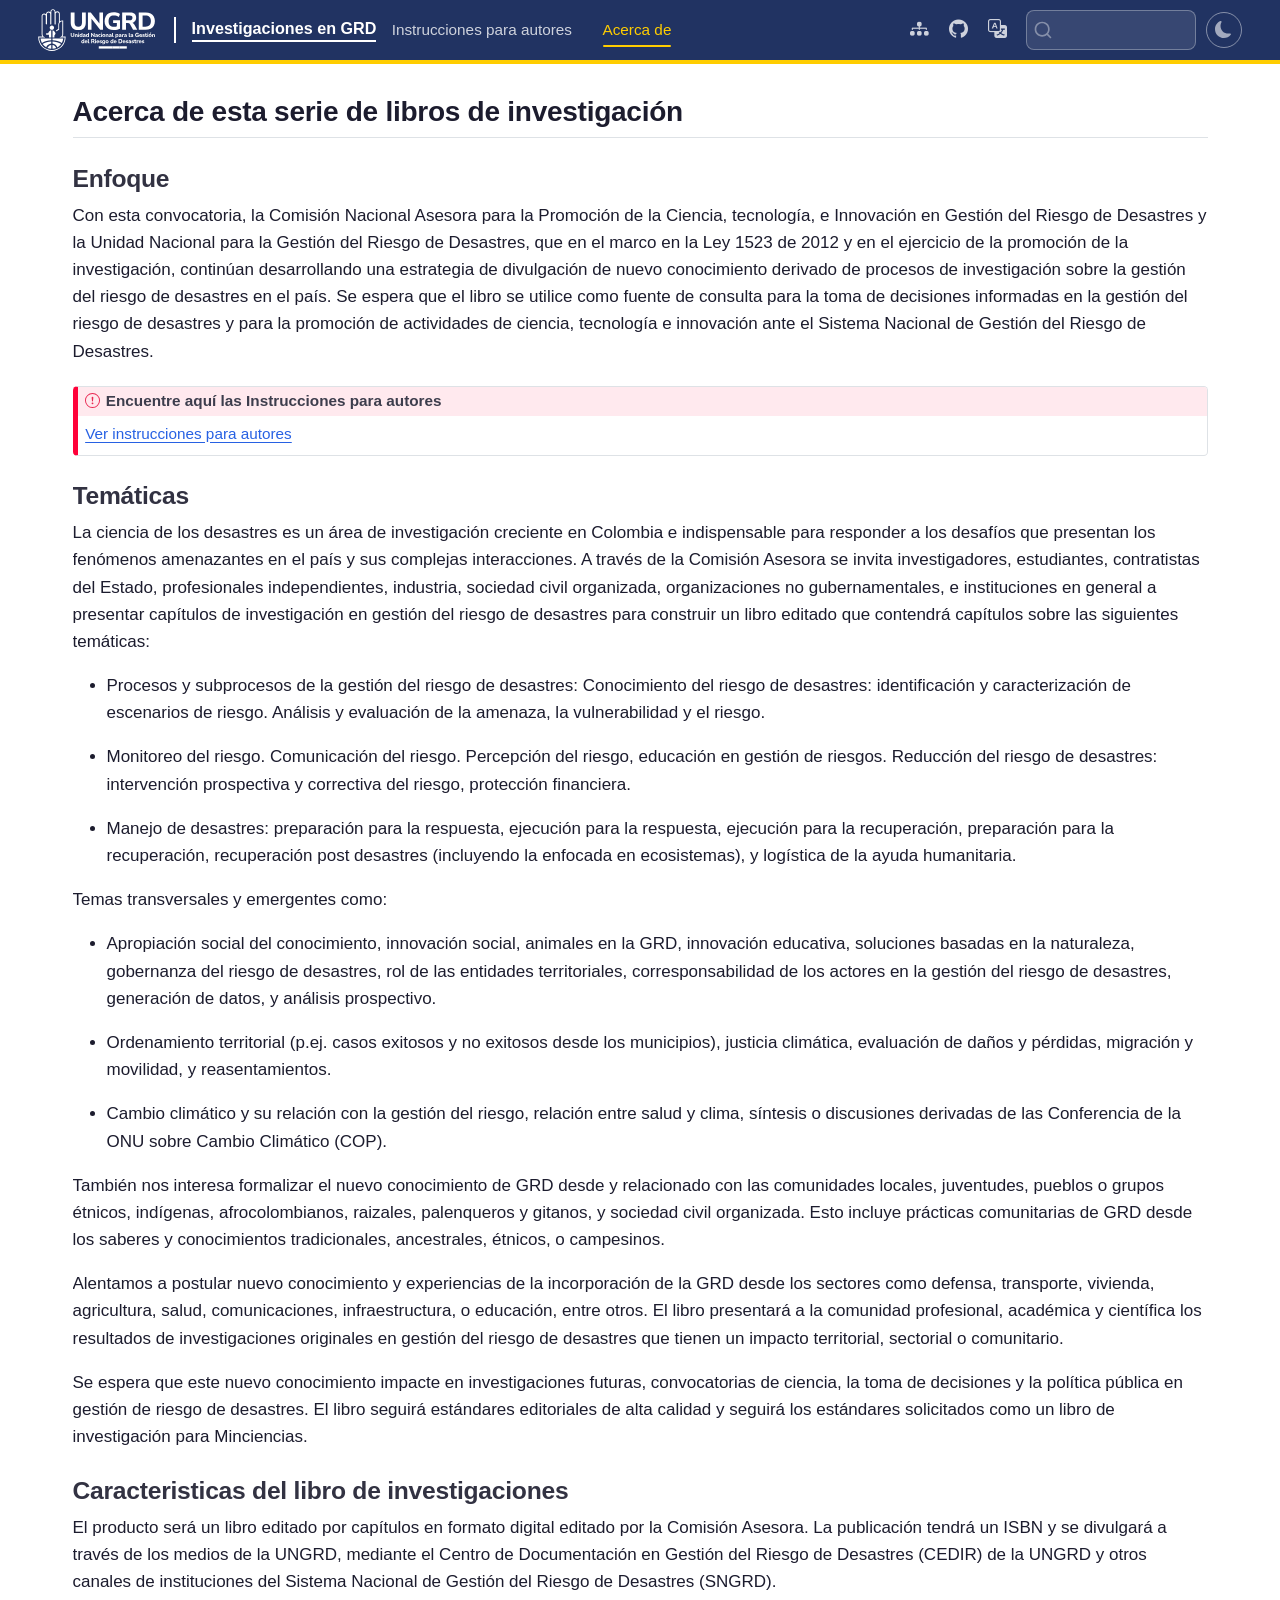
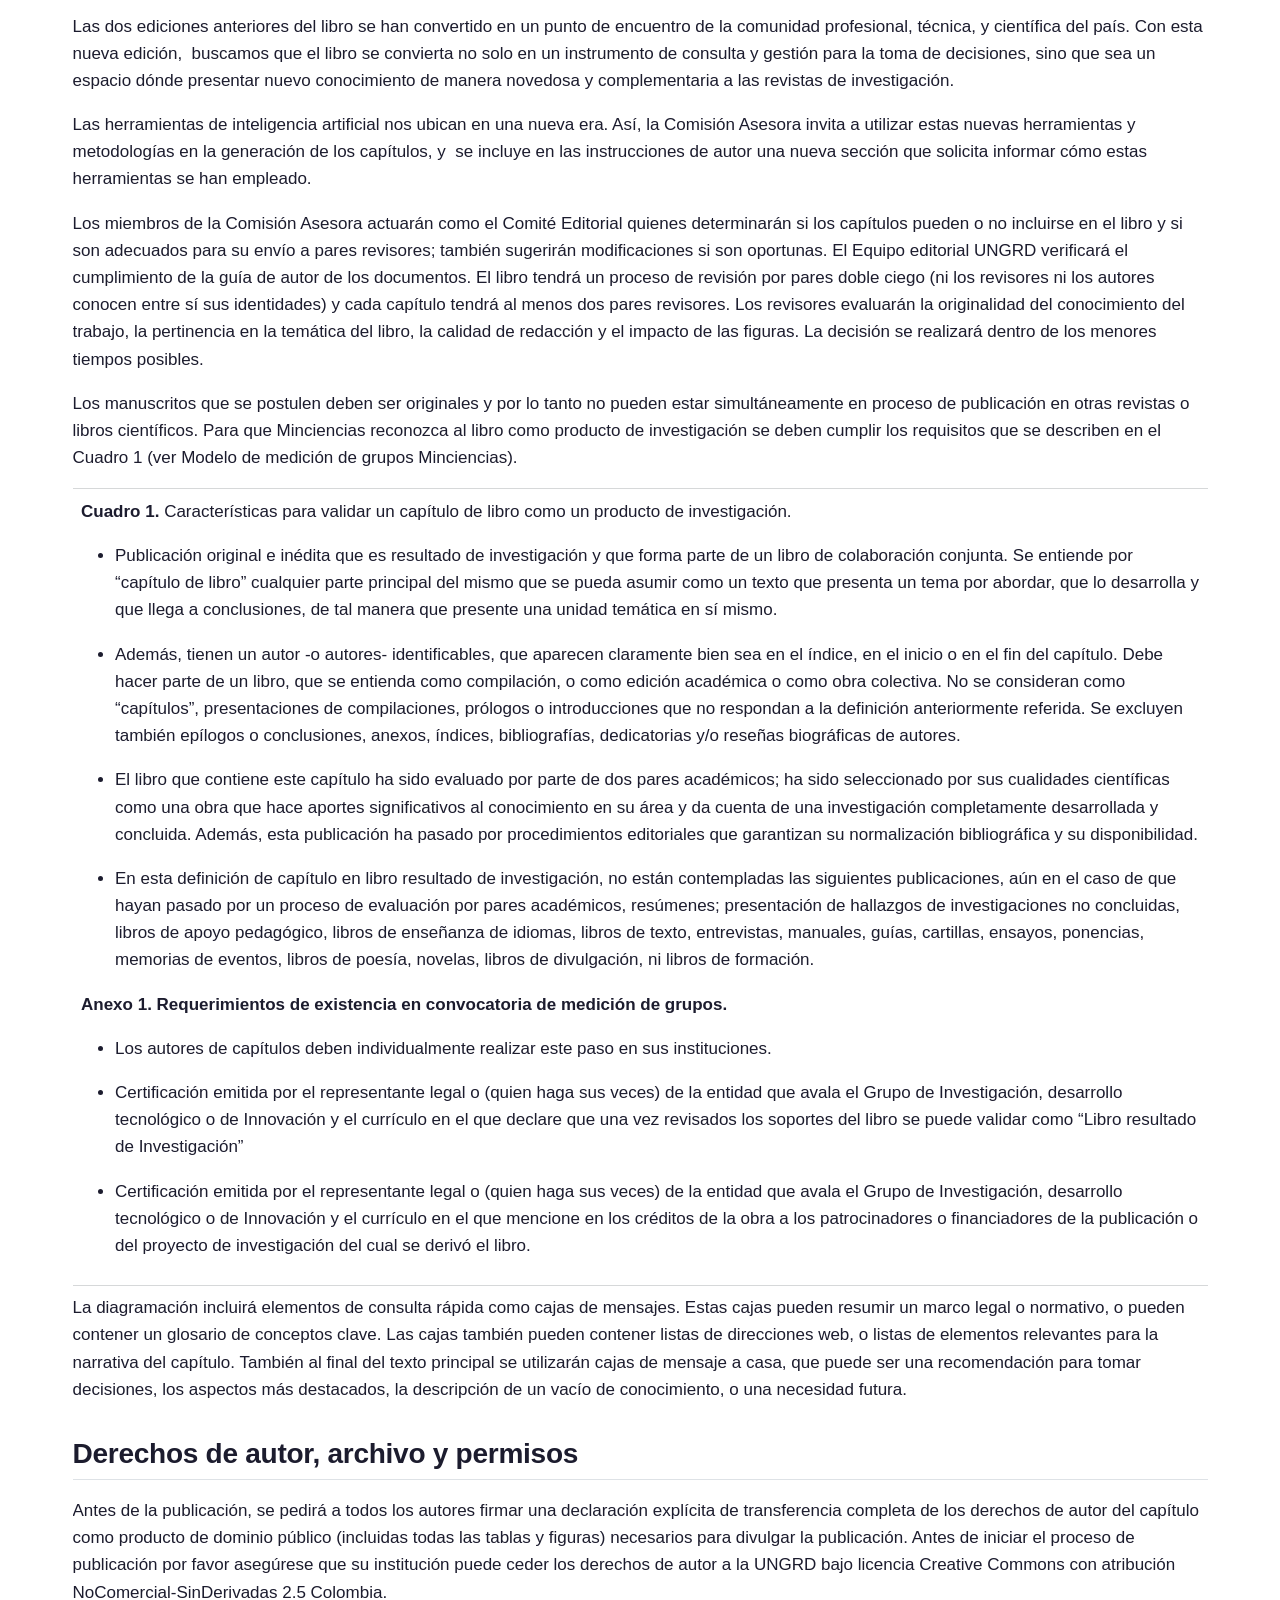
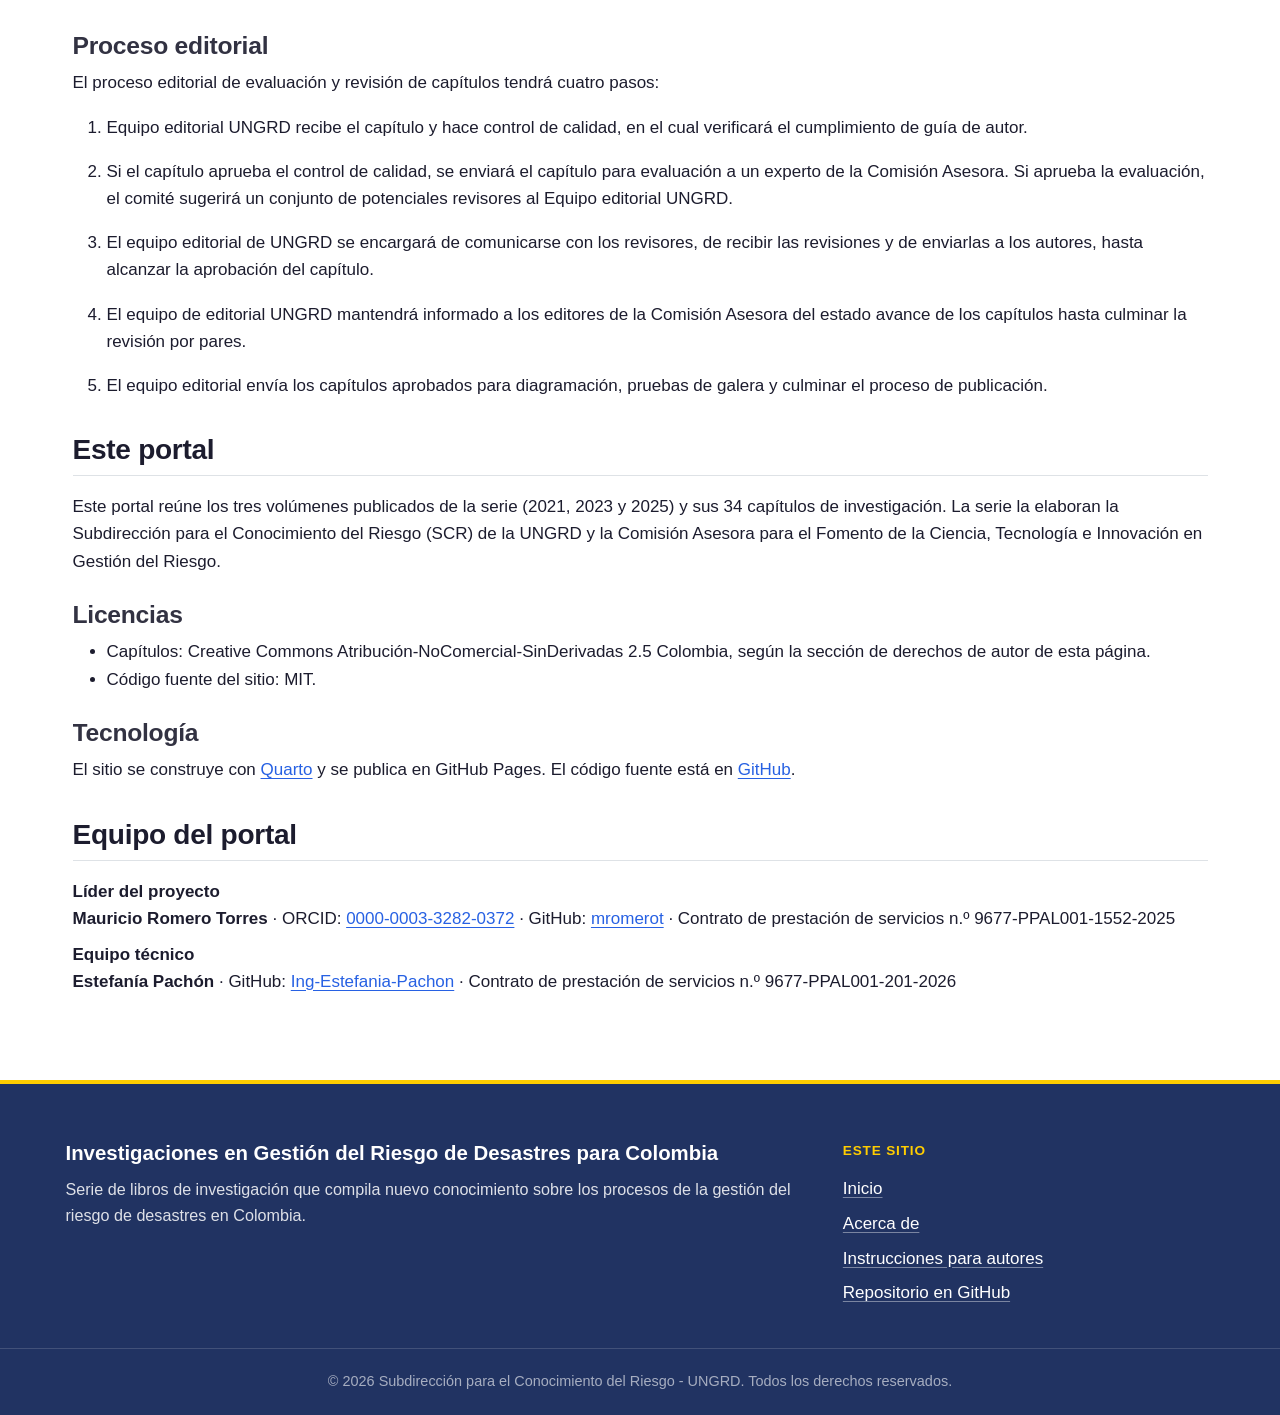
<file: acerca-de.html>
<!DOCTYPE html>
<html xmlns="http://www.w3.org/1999/xhtml" lang="es" xml:lang="es"><head>

<meta charset="utf-8">
<meta name="generator" content="quarto-1.11.9">

<meta name="viewport" content="width=device-width, initial-scale=1.0, user-scalable=yes">


<title>acerca-de – Investigaciones en GRD | SCR-UNGRD</title>
<style>
/* Default styles provided by pandoc.
** See https://pandoc.org/MANUAL.html#variables-for-html for config info.
*/
span.smallcaps{font-variant: small-caps;}
div.columns{display: flex; gap: 1.5em;}
div.column{flex: auto;}
@media screen {
div.columns{gap: min(4vw, 1.5em);}
div.column{overflow-x: auto;}
}
div.hanging-indent{margin-left: 1.5em; text-indent: -1.5em;}
ul.task-list{list-style: none;}
ul.task-list li input[type="checkbox"] {
  width: 0.8em;
  margin: 0 0.8em 0.2em -1em; /* quarto-specific, see https://github.com/quarto-dev/quarto-cli/issues/4556 */ 
  vertical-align: middle;
}
</style>


<script src="site_libs/quarto-nav/quarto-nav.js"></script>
<script src="site_libs/clipboard/clipboard.min.js"></script>
<script src="site_libs/quarto-search/autocomplete.umd.js"></script>
<script src="site_libs/quarto-search/fuse.min.js"></script>
<script src="site_libs/quarto-search/quarto-search.js"></script>
<meta name="quarto:offset" content="./">
<link href="./images/favicon.png" rel="icon" type="image/png">
<script src="site_libs/quarto-html/quarto.js" type="module"></script>
<script src="site_libs/quarto-html/tabsets/tabsets.js" type="module"></script>
<script src="site_libs/quarto-html/scrollable-regions/scrollable-regions.js" type="module"></script>
<script src="site_libs/quarto-html/popper.min.js"></script>
<script src="site_libs/quarto-html/tippy.umd.min.js"></script>
<link href="site_libs/quarto-html/tippy.css" rel="stylesheet">
<link href="site_libs/quarto-html/quarto-syntax-highlighting-63b5708e65d6cd79cd7618c58d0c21e7.css" rel="stylesheet" class="quarto-color-scheme" id="quarto-text-highlighting-styles">
<link href="site_libs/quarto-html/quarto-syntax-highlighting-dark-447e42e69aaa9833c0ba1b986f430b20.css" rel="stylesheet" class="quarto-color-scheme quarto-color-alternate" id="quarto-text-highlighting-styles">
<link href="site_libs/quarto-html/quarto-syntax-highlighting-63b5708e65d6cd79cd7618c58d0c21e7.css" rel="stylesheet" class="quarto-color-scheme-extra" id="quarto-text-highlighting-styles">
<script src="site_libs/bootstrap/bootstrap.min.js"></script>
<link href="site_libs/bootstrap/bootstrap-icons.css" rel="stylesheet">
<link href="site_libs/bootstrap/bootstrap-ce82344926b8ce50f05d3b7410568496.min.css" rel="stylesheet" append-hash="true" class="quarto-color-scheme" id="quarto-bootstrap" data-mode="light">
<link href="site_libs/bootstrap/bootstrap-dark-f6a4d531c7d7175913e08e37ae9eed9c.min.css" rel="stylesheet" append-hash="true" class="quarto-color-scheme quarto-color-alternate" id="quarto-bootstrap" data-mode="dark">
<link href="site_libs/bootstrap/bootstrap-ce82344926b8ce50f05d3b7410568496.min.css" rel="stylesheet" append-hash="true" class="quarto-color-scheme-extra" id="quarto-bootstrap" data-mode="light">
<script id="quarto-search-options" type="application/json">{
  "location": "navbar",
  "copy-button": false,
  "collapse-after": 3,
  "panel-placement": "end",
  "type": "textbox",
  "limit": 50,
  "keyboard-shortcut": [
    "f",
    "/",
    "s"
  ],
  "language": {
    "search-no-results-text": "No se han encontrado resultados",
    "search-matching-documents-text": "documentos encontrados",
    "search-copy-link-title": "Copiar el enlace en la búsqueda",
    "search-hide-matches-text": "Ocultar resultados adicionales",
    "search-more-match-text": "resultado adicional en este documento",
    "search-more-matches-text": "resultados adicionales en este documento",
    "search-clear-button-title": "Borrar",
    "search-text-placeholder": "",
    "search-detached-cancel-button-title": "Cancelar",
    "search-submit-button-title": "Enviar",
    "search-label": "Buscar"
  }
}</script>
<style>html{ scroll-behavior: smooth; }</style>


<meta property="og:title" content="Portal de Investigaciones en Gestión del Riesgo · UNGRD">
<meta property="og:description" content="Colección de publicaciones científicas y técnicas sobre gestión del riesgo de desastres en Colombia, elaboradas por la UNGRD.">
<meta property="og:site_name" content="Investigaciones en GRD | SCR-UNGRD">
</head>

<body class="nav-fixed quarto-light"><a id="quarto-skip-link" class="visually-hidden-focusable" href="#quarto-document-content">Saltar al contenido principal</a><script id="quarto-html-before-body" type="application/javascript">
    const toggleBodyColorMode = (bsSheetEl) => {
      const mode = bsSheetEl.getAttribute("data-mode");
      const bodyEl = window.document.querySelector("body");
      if (mode === "dark") {
        bodyEl.classList.add("quarto-dark");
        bodyEl.classList.remove("quarto-light");
      } else {
        bodyEl.classList.add("quarto-light");
        bodyEl.classList.remove("quarto-dark");
      }
    }
    const toggleBodyColorPrimary = () => {
      const bsSheetEl = window.document.querySelector("link#quarto-bootstrap:not([rel=disabled-stylesheet])");
      if (bsSheetEl) {
        toggleBodyColorMode(bsSheetEl);
      }
    }
    const setColorSchemeToggle = (alternate) => {
      const toggles = window.document.querySelectorAll('.quarto-color-scheme-toggle');
      for (let i=0; i < toggles.length; i++) {
        const toggle = toggles[i];
        if (toggle) {
          toggle.setAttribute("aria-checked", alternate ? "true" : "false");
          if (alternate) {
            toggle.classList.add("alternate");
          } else {
            toggle.classList.remove("alternate");
          }
        }
      }
    };
    const toggleColorMode = (alternate) => {
      // Switch the stylesheets
      const primaryStylesheets = window.document.querySelectorAll('link.quarto-color-scheme:not(.quarto-color-alternate)');
      const alternateStylesheets = window.document.querySelectorAll('link.quarto-color-scheme.quarto-color-alternate');
      manageTransitions('#quarto-margin-sidebar .nav-link', false);
      if (alternate) {
        // note: dark is layered on light, we don't disable primary!
        enableStylesheet(alternateStylesheets);
        for (const sheetNode of alternateStylesheets) {
          if (sheetNode.id === "quarto-bootstrap") {
            toggleBodyColorMode(sheetNode);
          }
        }
      } else {
        disableStylesheet(alternateStylesheets);
        enableStylesheet(primaryStylesheets)
        toggleBodyColorPrimary();
      }
      manageTransitions('#quarto-margin-sidebar .nav-link', true);
      // Switch the toggles
      setColorSchemeToggle(alternate)
    }
    // Hack to workaround the fact that safari doesn't
    // properly recolor the scrollbar when toggling (#1455).
    // Not run on load: stylesheets are set before first paint there, and
    // scrolling would undo the scroll to a URL fragment (#14973).
    // The one pixel nudge keeps the reader where they were.
    const refreshSafariScrollbar = () => {
      if (navigator.userAgent.indexOf('Safari') > 0 && navigator.userAgent.indexOf('Chrome') == -1) {
        manageTransitions("body", false);
        const scrollY = window.scrollY;
        window.scrollTo(0, scrollY > 0 ? scrollY - 1 : 1);
        setTimeout(() => {
          window.scrollTo(0, scrollY);
          manageTransitions("body", true);
        }, 40);
      }
    }
    const disableStylesheet = (stylesheets) => {
      for (let i=0; i < stylesheets.length; i++) {
        const stylesheet = stylesheets[i];
        stylesheet.rel = 'disabled-stylesheet';
      }
    }
    const enableStylesheet = (stylesheets) => {
      for (let i=0; i < stylesheets.length; i++) {
        const stylesheet = stylesheets[i];
        if(stylesheet.rel !== 'stylesheet') { // for Chrome, which will still FOUC without this check
          stylesheet.rel = 'stylesheet';
        }
      }
    }
    const manageTransitions = (selector, allowTransitions) => {
      const els = window.document.querySelectorAll(selector);
      for (let i=0; i < els.length; i++) {
        const el = els[i];
        if (allowTransitions) {
          el.classList.remove('notransition');
        } else {
          el.classList.add('notransition');
        }
      }
    }
    const isFileUrl = () => {
      return window.location.protocol === 'file:';
    }
    const hasAlternateSentinel = () => {
      let styleSentinel = getColorSchemeSentinel();
      if (styleSentinel !== null) {
        return styleSentinel === "alternate";
      } else {
        return false;
      }
    }
    const setStyleSentinel = (alternate) => {
      const value = alternate ? "alternate" : "default";
      if (!isFileUrl()) {
        window.localStorage.setItem("quarto-color-scheme", value);
      } else {
        localAlternateSentinel = value;
      }
    }
    const getColorSchemeSentinel = () => {
      if (!isFileUrl()) {
        const storageValue = window.localStorage.getItem("quarto-color-scheme");
        return storageValue != null ? storageValue : localAlternateSentinel;
      } else {
        return localAlternateSentinel;
      }
    }
    const toggleGiscusIfUsed = (isAlternate, darkModeDefault) => {
      const baseTheme = document.querySelector('#giscus-base-theme')?.value ?? 'light';
      const alternateTheme = document.querySelector('#giscus-alt-theme')?.value ?? 'dark';
      let newTheme = '';
      if(authorPrefersDark) {
        newTheme = isAlternate ? baseTheme : alternateTheme;
      } else {
        newTheme = isAlternate ? alternateTheme : baseTheme;
      }
      const changeGiscusTheme = () => {
        // From: https://github.com/giscus/giscus/issues/336
        const sendMessage = (message) => {
          const iframe = document.querySelector('iframe.giscus-frame');
          if (!iframe) return;
          iframe.contentWindow.postMessage({ giscus: message }, 'https://giscus.app');
        }
        sendMessage({
          setConfig: {
            theme: newTheme
          }
        });
      }
      const isGiscussLoaded = window.document.querySelector('iframe.giscus-frame') !== null;
      if (isGiscussLoaded) {
        changeGiscusTheme();
      }
    };
    const authorPrefersDark = false;
    const darkModeDefault = authorPrefersDark;
      document.querySelector('link#quarto-text-highlighting-styles.quarto-color-scheme-extra').rel = 'disabled-stylesheet';
      document.querySelector('link#quarto-bootstrap.quarto-color-scheme-extra').rel = 'disabled-stylesheet';
    let localAlternateSentinel = darkModeDefault ? 'alternate' : 'default';
    // Dark / light mode switch
    window.quartoToggleColorScheme = () => {
      // Read the current dark / light value
      let toAlternate = !hasAlternateSentinel();
      toggleColorMode(toAlternate);
      refreshSafariScrollbar();
      setStyleSentinel(toAlternate);
      toggleGiscusIfUsed(toAlternate, darkModeDefault);
      window.dispatchEvent(new Event('resize'));
    };
    // Switch to dark mode if need be
    if (hasAlternateSentinel()) {
      toggleColorMode(true);
    } else {
      toggleColorMode(false);
    }
  </script>

<div id="quarto-search-results"></div>
  <header id="quarto-header" class="headroom fixed-top">
    <nav class="navbar navbar-expand-lg " data-bs-theme="dark" aria-label="Sitio web">
      <div class="navbar-container container-fluid">
      <div class="navbar-brand-container mx-auto">
    <a href="./index.html" class="navbar-brand navbar-brand-logo">
    <img src="./images/logo-ungrd-blanco.svg" alt="UNGRD - Unidad Nacional para la Gestión del Riesgo de Desastres" class="navbar-logo light-content">
    <img src="./images/logo-ungrd-blanco.svg" alt="UNGRD - Unidad Nacional para la Gestión del Riesgo de Desastres" class="navbar-logo dark-content">
    </a>
    <a class="navbar-brand" href="./index.html">
    <span class="navbar-title">Investigaciones en GRD</span>
    </a>
  </div>
          <button class="navbar-toggler" type="button" data-bs-toggle="collapse" data-bs-target="#navbarCollapse" aria-controls="navbarCollapse" aria-expanded="false" aria-label="Navegación de palanca" onclick="if (window.quartoToggleHeadroom) { window.quartoToggleHeadroom(); }">
  <span class="navbar-toggler-icon"></span>
</button>
          <div class="collapse navbar-collapse" id="navbarCollapse">
            <ul class="navbar-nav navbar-nav-scroll me-auto">
  <li class="nav-item">
    <a class="nav-link" href="./instrucciones-autor.html"> 
<span class="menu-text">Instrucciones para autores</span></a>
  </li>  
  <li class="nav-item">
    <a class="nav-link active" href="./acerca-de.html" aria-current="page"> 
<span class="menu-text">Acerca de</span></a>
  </li>  
</ul>
            <ul class="navbar-nav navbar-nav-scroll ms-auto">
  <li class="nav-item compact">
    <a class="nav-link" href="https://scr-ungrd.github.io/hub/" rel="noopener noreferrer" target="_blank"> <i class="bi bi-diagram-3-fill" role="img" aria-label="HUB SCR — portal de proyectos">
</i> 
<span class="menu-text"></span></a>
  </li>  
  <li class="nav-item compact">
    <a class="nav-link" href="https://github.com/scr-ungrd/investigaciones-grd-colombia" rel="noopener noreferrer" target="_blank"> <i class="bi bi-github" role="img" aria-label="Repositorio en GitHub">
</i> 
<span class="menu-text"></span></a>
  </li>  
  <li class="nav-item compact">
    <a class="nav-link" href="https://translate.google.com/translate?sl=es&amp;tl=en&amp;u=https://scr-ungrd.github.io/investigaciones-grd-colombia/" rel="noopener noreferrer" target="_blank"> <i class="bi bi-translate" role="img" aria-label="Translate to English">
</i> 
<span class="menu-text"></span></a>
  </li>  
</ul>
          </div> <!-- /navcollapse -->
            <div class="quarto-navbar-tools">
  <button type="button" role="switch" aria-checked="false" class="quarto-color-scheme-toggle quarto-navigation-tool  px-1" onclick="window.quartoToggleColorScheme(); return false;" title="Alternar modo oscuro" aria-label="Alternar modo oscuro"><i class="bi"></i></button>
</div>
            <div id="quarto-search" class="" title="Buscar"></div>
      </div> <!-- /container-fluid -->
    </nav>
</header>
<!-- content -->
<div id="quarto-content" class="quarto-container page-columns page-rows-contents page-layout-full page-navbar">
<!-- sidebar -->
<!-- margin-sidebar -->
    
<!-- main -->
<main class="content column-page" id="quarto-document-content" tabindex="-1"><header id="title-block-header" class="quarto-title-block"></header>





<section id="acerca-de-esta-serie-de-libros-de-investigación" class="level2">
<h2 data-anchor-id="acerca-de-esta-serie-de-libros-de-investigación">Acerca de esta serie de libros de investigación</h2>
<section id="enfoque" class="level3">
<h3 data-anchor-id="enfoque">Enfoque</h3>
<p>Con esta convocatoria, la Comisión Nacional Asesora para la Promoción de la Ciencia, tecnología, e Innovación en Gestión del Riesgo de Desastres y la Unidad Nacional para la Gestión del Riesgo de Desastres, que en el marco en la Ley 1523 de 2012 y en el ejercicio de la promoción de la investigación, continúan desarrollando una estrategia de divulgación de nuevo conocimiento derivado de procesos de investigación sobre la gestión del riesgo de desastres en el país. Se espera que el libro se utilice como fuente de consulta para la toma de decisiones informadas en la gestión del riesgo de desastres y para la promoción de actividades de ciencia, tecnología e innovación ante el Sistema Nacional de Gestión del Riesgo de Desastres.</p>
<div class="callout callout-style-default callout-important callout-titled">
<div class="callout-header d-flex align-content-center">
<div class="callout-icon-container">
<i class="callout-icon"></i>
</div>
<div class="callout-title-container flex-fill">
<span class="screen-reader-only">Importante</span>Encuentre aquí las Instrucciones para autores
</div>
</div>
<div class="callout-body-container callout-body">
<p><a href="./instrucciones-autor.html">Ver instrucciones para autores</a></p>
</div>
</div>
</section>
<section id="temáticas" class="level3">
<h3 data-anchor-id="temáticas">Temáticas</h3>
<p>La ciencia de los desastres es un área de investigación creciente en Colombia e indispensable para responder a los desafíos que presentan los fenómenos amenazantes en el país y sus complejas interacciones. A través de la Comisión Asesora se invita investigadores, estudiantes, contratistas del Estado, profesionales independientes, industria, sociedad civil organizada, organizaciones no gubernamentales, e instituciones en general a presentar capítulos de investigación en gestión del riesgo de desastres para construir un libro editado que contendrá capítulos sobre las siguientes temáticas:</p>
<ul>
<li><p>Procesos y subprocesos de la gestión del riesgo de desastres: Conocimiento del riesgo de desastres: identificación y caracterización de escenarios de riesgo. Análisis y evaluación de la amenaza, la vulnerabilidad y el riesgo.</p></li>
<li><p>Monitoreo del riesgo. Comunicación del riesgo. Percepción del riesgo, educación en gestión de riesgos. Reducción del riesgo de desastres: intervención prospectiva y correctiva del riesgo, protección financiera.</p></li>
<li><p>Manejo de desastres: preparación para la respuesta, ejecución para la respuesta, ejecución para la recuperación, preparación para la recuperación, recuperación post desastres (incluyendo la enfocada en ecosistemas), y logística de la ayuda humanitaria.</p></li>
</ul>
<p>Temas transversales y emergentes como:</p>
<ul>
<li><p>Apropiación social del conocimiento, innovación social, animales en la GRD, innovación educativa, soluciones basadas en la naturaleza, gobernanza del riesgo de desastres, rol de las entidades territoriales, corresponsabilidad de los actores en la gestión del riesgo de desastres, generación de datos, y análisis prospectivo.</p></li>
<li><p>Ordenamiento territorial (p.ej. casos exitosos y no exitosos desde los municipios), justicia climática, evaluación de daños y pérdidas, migración y movilidad, y reasentamientos.</p></li>
<li><p>Cambio climático y su relación con la gestión del riesgo, relación entre salud y clima, síntesis o discusiones derivadas de las Conferencia de la ONU sobre Cambio Climático (COP).</p></li>
</ul>
<p>También nos interesa formalizar el nuevo conocimiento de GRD desde y relacionado con las comunidades locales, juventudes, pueblos o grupos étnicos, indígenas, afrocolombianos, raizales, palenqueros y gitanos, y sociedad civil organizada. Esto incluye prácticas comunitarias de GRD desde los saberes y conocimientos tradicionales, ancestrales, étnicos, o campesinos.</p>
<p>Alentamos a postular nuevo conocimiento y experiencias de la incorporación de la GRD desde los sectores como defensa, transporte, vivienda, agricultura, salud, comunicaciones, infraestructura, o educación, entre otros. El libro presentará a la comunidad profesional, académica y científica los resultados de investigaciones originales en gestión del riesgo de desastres que tienen un impacto territorial, sectorial o comunitario.</p>
<p>Se espera que este nuevo conocimiento impacte en investigaciones futuras, convocatorias de ciencia, la toma de decisiones y la política pública en gestión de riesgo de desastres. El libro seguirá estándares editoriales de alta calidad y seguirá los estándares solicitados como un libro de investigación para Minciencias.</p>
</section>
<section id="caracteristicas-del-libro-de-investigaciones" class="level3">
<h3 data-anchor-id="caracteristicas-del-libro-de-investigaciones">Caracteristicas del libro de investigaciones</h3>
<p>El producto será un libro editado por capítulos en formato digital editado por la Comisión Asesora. La publicación tendrá un ISBN y se divulgará a través de los medios de la UNGRD, mediante el Centro de Documentación en Gestión del Riesgo de Desastres (CEDIR) de la UNGRD y otros canales de instituciones del Sistema Nacional de Gestión del Riesgo de Desastres (SNGRD).</p>
<p>Las dos ediciones anteriores del libro se han convertido en un punto de encuentro de la comunidad profesional, técnica, y científica del país. Con esta nueva edición,&nbsp; buscamos que el libro se convierta no solo en un instrumento de consulta y gestión para la toma de decisiones, sino que sea un espacio dónde presentar nuevo conocimiento de manera novedosa y complementaria a las revistas de investigación.</p>
<p>Las herramientas de inteligencia artificial nos ubican en una nueva era. Así, la Comisión Asesora invita a utilizar estas nuevas herramientas y metodologías en la generación de los capítulos, y&nbsp; se incluye en las instrucciones de autor una nueva sección que solicita informar cómo estas herramientas se han empleado.&nbsp;</p>
<p>Los miembros de la Comisión Asesora actuarán como el Comité Editorial quienes determinarán si los capítulos pueden o no incluirse en el libro y si son adecuados para su envío a pares revisores; también sugerirán modificaciones si son oportunas. El Equipo editorial UNGRD verificará el cumplimiento de la guía de autor de los documentos. El libro tendrá un proceso de revisión por pares doble ciego (ni los revisores ni los autores conocen entre sí sus identidades) y cada capítulo tendrá al menos dos pares revisores. Los revisores evaluarán la originalidad del conocimiento del trabajo, la pertinencia en la temática del libro, la calidad de redacción y el impacto de las figuras. La decisión se realizará dentro de los menores tiempos posibles.&nbsp;</p>
<p>Los manuscritos que se postulen deben ser originales y por lo tanto no pueden estar simultáneamente en proceso de publicación en otras revistas o libros científicos. Para que Minciencias reconozca al libro como producto de investigación se deben cumplir los requisitos que se describen en el Cuadro 1 (ver Modelo de medición de grupos Minciencias).</p>
<table class="caption-top table">
<colgroup>
<col style="width: 100%">
</colgroup>
<tbody>
<tr class="odd">
<td><p><strong>Cuadro 1.</strong> Características para validar un capítulo de libro como un producto de investigación.</p>
<ul>
<li><p>Publicación original e inédita que es resultado de investigación y que forma parte de un libro de colaboración conjunta. Se entiende por “capítulo de libro” cualquier parte principal del mismo que se pueda asumir como un texto que presenta un tema por abordar, que lo desarrolla y que llega a conclusiones, de tal manera que presente una unidad temática en sí mismo.</p></li>
<li><p>Además, tienen un autor -o autores- identificables, que aparecen claramente bien sea en el índice, en el inicio o en el fin del capítulo. Debe hacer parte de un libro, que se entienda como compilación, o como edición académica o como obra colectiva. No se consideran como “capítulos”, presentaciones de compilaciones, prólogos o introducciones que no respondan a la definición anteriormente referida. Se excluyen también epílogos o conclusiones, anexos, índices, bibliografías, dedicatorias y/o reseñas biográficas de autores.</p></li>
<li><p>El libro que contiene este capítulo ha sido evaluado por parte de dos pares académicos; ha sido seleccionado por sus cualidades científicas como una obra que hace aportes significativos al conocimiento en su área y da cuenta de una investigación completamente desarrollada y concluida. Además, esta publicación ha pasado por procedimientos editoriales que garantizan su normalización bibliográfica y su disponibilidad.</p></li>
<li><p>En esta definición de capítulo en libro resultado de investigación, no están contempladas las siguientes publicaciones, aún en el caso de que hayan pasado por un proceso de evaluación por pares académicos, resúmenes; presentación de hallazgos de investigaciones no concluidas, libros de apoyo pedagógico, libros de enseñanza de idiomas, libros de texto, entrevistas, manuales, guías, cartillas, ensayos, ponencias, memorias de eventos, libros de poesía, novelas, libros de divulgación, ni libros de formación.</p></li>
</ul>
<p><strong>Anexo 1. Requerimientos de existencia en convocatoria de medición de grupos.</strong></p>
<ul>
<li><p>Los autores de capítulos deben individualmente realizar este paso en sus instituciones.</p></li>
<li><p>Certificación emitida por el representante legal o (quien haga sus veces) de la entidad que avala el Grupo de Investigación, desarrollo tecnológico o de Innovación y el currículo en el que declare que una vez revisados los soportes del libro se puede validar como “Libro resultado de Investigación”</p></li>
<li><p>Certificación emitida por el representante legal o (quien haga sus veces) de la entidad que avala el Grupo de Investigación, desarrollo tecnológico o de Innovación y el currículo en el que mencione en los créditos de la obra a los patrocinadores o financiadores de la publicación o del proyecto de investigación del cual se derivó el libro.</p></li>
</ul></td>
</tr>
</tbody>
</table>
<p>La diagramación incluirá elementos de consulta rápida como cajas de mensajes. Estas cajas pueden resumir un marco legal o normativo, o pueden contener un glosario de conceptos clave. Las cajas también pueden contener listas de direcciones web, o listas de elementos relevantes para la narrativa del capítulo. También al final del texto principal se utilizarán cajas de mensaje a casa, que puede ser una recomendación para tomar decisiones, los aspectos más destacados, la descripción de un vacío de conocimiento, o una necesidad futura.</p>
</section>
</section>
<section id="derechos-de-autor-archivo-y-permisos" class="level2">
<h2 data-anchor-id="derechos-de-autor-archivo-y-permisos"><strong>Derechos de autor, archivo y permisos</strong></h2>
<p>Antes de la publicación, se pedirá a todos los autores firmar una declaración explícita de transferencia completa de los derechos de autor del capítulo como producto de dominio público (incluidas todas las tablas y figuras) necesarios para divulgar la publicación. Antes de iniciar el proceso de publicación por favor asegúrese que su institución puede ceder los derechos de autor a la UNGRD bajo licencia Creative Commons con atribución NoComercial-SinDerivadas 2.5 Colombia.</p>
<section id="proceso-editorial" class="level3">
<h3 data-anchor-id="proceso-editorial"><strong>Proceso editorial</strong></h3>
<p>El proceso editorial de evaluación y revisión de capítulos tendrá cuatro pasos:</p>
<ol type="1">
<li><p>Equipo editorial UNGRD recibe el capítulo y hace control de calidad, en el cual verificará el cumplimiento de guía de autor.</p></li>
<li><p>Si el capítulo aprueba el control de calidad, se enviará el capítulo para evaluación a un experto de la Comisión Asesora. Si aprueba la evaluación, el comité sugerirá un conjunto de potenciales revisores al Equipo editorial UNGRD.</p></li>
<li><p>El equipo editorial de UNGRD se encargará de comunicarse con los revisores, de recibir las revisiones y de enviarlas a los autores, hasta alcanzar la aprobación del capítulo.</p></li>
<li><p>El equipo de editorial UNGRD mantendrá informado a los editores de la Comisión Asesora del estado avance de los capítulos hasta culminar la revisión por pares.</p></li>
<li><p>El equipo editorial envía los capítulos aprobados para diagramación, pruebas de galera y culminar el proceso de publicación.</p></li>
</ol>
</section>
</section>
<section id="este-portal" class="level2">
<h2 data-anchor-id="este-portal">Este portal</h2>
<p>Este portal reúne los tres volúmenes publicados de la serie (2021, 2023 y 2025) y sus 34 capítulos de investigación. La serie la elaboran la Subdirección para el Conocimiento del Riesgo (SCR) de la UNGRD y la Comisión Asesora para el Fomento de la Ciencia, Tecnología e Innovación en Gestión del Riesgo.</p>
<section id="licencias" class="level3">
<h3 data-anchor-id="licencias">Licencias</h3>
<ul>
<li>Capítulos: Creative Commons Atribución-NoComercial-SinDerivadas 2.5 Colombia, según la sección de derechos de autor de esta página.</li>
<li>Código fuente del sitio: MIT.</li>
</ul>
</section>
<section id="tecnología" class="level3">
<h3 data-anchor-id="tecnología">Tecnología</h3>
<p>El sitio se construye con <a href="https://quarto.org">Quarto</a> y se publica en GitHub Pages. El código fuente está en <a href="https://github.com/scr-ungrd/investigaciones-grd-colombia">GitHub</a>.</p>
</section>
</section>
<section id="equipo-del-portal" class="level2">
<h2 data-anchor-id="equipo-del-portal">Equipo del portal</h2>
<dl>
<dt><strong>Líder del proyecto</strong></dt>
<dd>
<strong>Mauricio Romero Torres</strong> · ORCID: <a href="https://orcid.org/0000-0003-3282-0372">0000-0003-3282-0372</a> · GitHub: <a href="https://github.com/mromerot">mromerot</a> · Contrato de prestación de servicios n.º 9677-PPAL001-1552-2025
</dd>
<dt><strong>Equipo técnico</strong></dt>
<dd>
<strong>Estefanía Pachón</strong> · GitHub: <a href="https://github.com/Ing-Estefania-Pachon">Ing-Estefania-Pachon</a> · Contrato de prestación de servicios n.º 9677-PPAL001-201-2026
</dd>
</dl>


</section>

</main> <!-- /main -->
<!-- Pie de página homogéneo de los sitios SCR (modelo: Cuadernos Reproducibles; colores del Manual de Identidad Visual UNGRD 2024) -->
<footer id="scr-footer" role="contentinfo">
  <div class="scr-footer__grid">
    <div class="scr-footer__brand">
      <p class="scr-footer__title">Investigaciones en Gestión del Riesgo de Desastres para Colombia</p>
      <p>Serie de libros de investigación que compila nuevo conocimiento sobre los procesos de la gestión del riesgo de desastres en Colombia.</p>
    </div>
    <nav aria-label="Este sitio">
      <p class="scr-footer__head">Este sitio</p>
      <ul>
        <li><a href="index.html">Inicio</a></li>
        <li><a href="acerca-de.html">Acerca de</a></li>
        <li><a href="instrucciones-autor.html">Instrucciones para autores</a></li>
        <li><a href="https://github.com/scr-ungrd/investigaciones-grd-colombia" target="_blank" rel="noopener noreferrer">Repositorio en GitHub</a></li>
      </ul>
    </nav>
  </div>
  <div class="scr-footer__notice">
    <p>© 2026 Subdirección para el Conocimiento del Riesgo - UNGRD. Todos los derechos reservados.</p>
  </div>
</footer>

<!-- Barra de navegación: el nombre del proyecto se escribe "línea 1|línea 2" en _quarto.yml y aquí se parte en dos líneas -->
<script>
document.querySelectorAll('.navbar-title').forEach(function (el) {
  var t = el.textContent.split('|');
  if (t.length === 1) {
    /* Nombre de una sola línea: mismo estilo que la segunda línea (negrita y subrayado) */
    var u = document.createElement('span'); u.className = 'scr-title-2'; u.textContent = t[0].trim();
    el.textContent = ''; el.appendChild(u);
  }
  if (t.length === 2) {
    el.textContent = '';
    el.appendChild(document.createTextNode(t[0].trim()));
    el.appendChild(document.createElement('br'));
    var b = document.createElement('span'); b.className = 'scr-title-2'; b.textContent = t[1].trim();
    el.appendChild(b);
  }
});
</script>
<!-- Buscador: texto "Buscar" en el campo (Quarto lo deja vacío en modo textbox) -->
<script>
window.addEventListener('load', function () {
  var tries = 0, t = setInterval(function () {
    var i = document.querySelector('#quarto-search input.aa-Input');
    if (i) { i.placeholder = 'Buscar'; clearInterval(t); }
    if (++tries > 40) clearInterval(t);
  }, 100);
});
</script>
<script id="quarto-html-after-body" type="application/javascript">
  window.document.addEventListener("DOMContentLoaded", function (event) {
    // Ensure there is a toggle, if there isn't float one in the top right
    if (window.document.querySelector('.quarto-color-scheme-toggle') === null) {
      const toggle = window.document.createElement('button');
      toggle.type = "button";
      toggle.setAttribute("role", "switch");
      toggle.setAttribute("aria-checked", "false");
      toggle.classList.add('top-right');
      toggle.classList.add('quarto-color-scheme-toggle');
      toggle.setAttribute("aria-label", "Alternar modo oscuro");
      toggle.onclick = function() { try { window.quartoToggleColorScheme(); } catch {} return false; };
      const i = window.document.createElement("i");
      i.classList.add('bi');
      toggle.appendChild(i);
      // Put the toggle in a landmark of its own, so that landmark navigation
      // can reach it.
      //
      // The container is always a fresh direct child of body, and the toggle is
      // never moved into page furniture that the theme or the author controls.
      // The toggle is positioned against the page, so any ancestor that
      // establishes a containing block captures it: a positioned element or a
      // grid for position: absolute, and transform, filter, will-change or
      // contain for position: fixed. A direct child of body has none of these
      // to inherit, and the shift when one appears is silent and visual.
      //
      // ARIA says a document should have at most one banner, and axe reports a
      // duplicate whether or not the banners carry distinct labels. So use a
      // header when the page has no banner yet, and a named region otherwise.
      //
      // A header is a banner wherever it sits, unless it is inside sectioning
      // content, so this cannot just look at the children of body: a custom
      // page layout wraps the title block header in a plain div. An explicit
      // role="banner" always counts.
      const sectioning = 'article, aside, main, nav, section, [role="article"], [role="complementary"], [role="main"], [role="navigation"], [role="region"]';
      const hasBanner = Array.from(
        window.document.querySelectorAll('header:not([role]), [role="banner"]')
      ).some(function(el) {
        return el.hasAttribute("role") || el.closest(sectioning) === null;
      });
      const container = window.document.createElement(hasBanner ? "div" : "header");
      if (hasBanner) {
        container.setAttribute("role", "region");
        container.setAttribute("aria-label", "Alternar modo oscuro");
      }
      container.classList.add('quarto-color-scheme-toggle-container');
      container.appendChild(toggle);
      window.document.body.appendChild(container);
    }
    setColorSchemeToggle(hasAlternateSentinel())
    const isCodeAnnotation = (el) => {
      for (const clz of el.classList) {
        if (clz.startsWith('code-annotation-')) {                     
          return true;
        }
      }
      return false;
    }
    const onCopySuccess = function(e) {
      // button target
      const button = e.trigger;
      // don't keep focus
      button.blur();
      // flash "checked"
      button.classList.add('code-copy-button-checked');
      var currentTitle = button.getAttribute("title");
      button.setAttribute("title", "Copiado");
      let tooltip;
      if (window.bootstrap) {
        button.setAttribute("data-bs-toggle", "tooltip");
        button.setAttribute("data-bs-placement", "left");
        button.setAttribute("data-bs-title", "Copiado");
        tooltip = new bootstrap.Tooltip(button, 
          { trigger: "manual", 
            customClass: "code-copy-button-tooltip",
            offset: [0, -8]});
        tooltip.show();    
      }
      setTimeout(function() {
        if (tooltip) {
          tooltip.hide();
          button.removeAttribute("data-bs-title");
          button.removeAttribute("data-bs-toggle");
          button.removeAttribute("data-bs-placement");
        }
        button.setAttribute("title", currentTitle);
        button.classList.remove('code-copy-button-checked');
      }, 1000);
      // clear code selection
      e.clearSelection();
    }
    const getTextToCopy = function(trigger) {
      const outerScaffold = trigger.parentElement.cloneNode(true);
      const codeEl = outerScaffold.querySelector('code');
      for (const childEl of codeEl.children) {
        if (isCodeAnnotation(childEl)) {
          childEl.remove();
        }
      }
      return codeEl.innerText;
    }
    const clipboard = new window.ClipboardJS('.code-copy-button:not([data-in-quarto-modal])', {
      text: getTextToCopy
    });
    clipboard.on('success', onCopySuccess);
    if (window.document.getElementById('quarto-embedded-source-code-modal')) {
      const clipboardModal = new window.ClipboardJS('.code-copy-button[data-in-quarto-modal]', {
        text: getTextToCopy,
        container: window.document.getElementById('quarto-embedded-source-code-modal')
      });
      clipboardModal.on('success', onCopySuccess);
    }
      var localhostRegex = new RegExp(/^(?:http|https):\/\/localhost\:?[0-9]*\//);
      var mailtoRegex = new RegExp(/^mailto:/);
        var filterRegex = new RegExp("https:\/\/scr-ungrd\.github\.io\/investigaciones-grd-colombia");
      var isInternal = (href) => {
          return filterRegex.test(href) || localhostRegex.test(href) || mailtoRegex.test(href);
      }
      // Inspect non-navigation links and adorn them if external
      window.quartoDecorateExternalLinks = function (root) {
     var links = (root || window.document).querySelectorAll('a[href]:not(.nav-link):not(.navbar-brand):not(.toc-action):not(.sidebar-link):not(.sidebar-item-toggle):not(.pagination-link):not(.no-external):not([aria-hidden]):not(.dropdown-item):not(.quarto-navigation-tool):not(.about-link)');
      for (var i=0; i<links.length; i++) {
        const link = links[i];
        if (!isInternal(link.href)) {
          // undo the damage that might have been done by quarto-nav.js in the case of
          // links that we want to consider external
          if (link.dataset.originalHref !== undefined) {
            link.href = link.dataset.originalHref;
          }
          if (!link.classList.contains('no-external-icon')) {
          }
        }
      }
      };
      window.quartoDecorateExternalLinks(window.document);
    // Esc closes the popup (WCAG 1.4.13) and focus leaving both trigger and
    // popup closes it (WCAG 2.4.11); tippy handles neither for interactive popups.
    const hideOnEscAndFocusOut = {
      name: 'hideOnEscAndFocusOut',
      defaultValue: true,
      fn(instance) {
        const dismiss = () => {
          // A show scheduled by the trigger delay would otherwise reopen it
          instance.clearDelayTimeouts();
          instance.hide();
        };
        const onKeyDown = (event) => {
          if (event.key !== 'Escape') {
            return;
          }
          // Keep Esc from also reaching page handlers (e.g. reveal.js overview),
          // except an open reveal.js slide menu, which Esc should close too.
          // The menu handles keys only when its keyboard option is on.
          const menuHandlesEsc = window.Reveal?.getPlugin?.('menu')?.isOpen() &&
            window.Reveal.getConfig().menu?.keyboard !== false;
          if (!menuHandlesEsc) {
            event.stopPropagation();
          }
          if (instance.popper.contains(window.document.activeElement)) {
            // Disabled while refocusing so the focus trigger does not reopen it
            instance.disable();
            instance.reference.focus();
            instance.enable();
          }
          dismiss();
        };
        const onFocusOut = (event) => {
          const target = event.relatedTarget;
          if (target && !instance.reference.contains(target) &&
              !instance.popper.contains(target)) {
            dismiss();
          }
        };
        // On the trigger too: a click trigger (code-annotations: select) has no
        // blur handling. Attached for the instance's lifetime so leaving the
        // trigger also cancels a show still pending on the trigger delay.
        instance.reference.addEventListener('focusout', onFocusOut);
        return {
          onShow() {
            window.document.addEventListener('keydown', onKeyDown, true);
            instance.popper.addEventListener('focusout', onFocusOut);
          },
          onHide() {
            window.document.removeEventListener('keydown', onKeyDown, true);
            instance.popper.removeEventListener('focusout', onFocusOut);
          },
          onDestroy() {
            instance.reference.removeEventListener('focusout', onFocusOut);
          },
        };
      },
    };
    function tippyHover(el, contentFn, onTriggerFn, onUntriggerFn) {
      const config = {
        allowHTML: true,
        maxWidth: 500,
        delay: 100,
        arrow: false,
        appendTo: function(el) {
            return el.parentElement;
        },
        interactive: true,
        interactiveBorder: 10,
        theme: 'quarto',
        placement: 'bottom-start',
        plugins: [hideOnEscAndFocusOut],
      };
      if (contentFn) {
        config.content = contentFn;
      }
      if (onTriggerFn) {
        config.onTrigger = onTriggerFn;
      }
      if (onUntriggerFn) {
        config.onUntrigger = onUntriggerFn;
      }
      window.tippy(el, config); 
    }
    const noterefs = window.document.querySelectorAll('a[role="doc-noteref"]');
    for (var i=0; i<noterefs.length; i++) {
      const ref = noterefs[i];
      tippyHover(ref, function() {
        // use id or data attribute instead here
        let href = ref.getAttribute('data-footnote-href') || ref.getAttribute('href');
        try { href = new URL(href).hash; } catch {}
        const id = href.replace(/^#\/?/, "");
        const note = window.document.getElementById(id);
        if (note) {
          return note.innerHTML;
        } else {
          return "";
        }
      });
    }
    const xrefs = window.document.querySelectorAll('a.quarto-xref');
    const processXRef = (id, note) => {
      // Strip column container classes
      const stripColumnClz = (el) => {
        el.classList.remove("page-full", "page-columns");
        if (el.children) {
          for (const child of el.children) {
            stripColumnClz(child);
          }
        }
      }
      stripColumnClz(note)
      if (id === null || id.startsWith('sec-')) {
        // Special case sections, only their first couple elements
        const container = document.createElement("div");
        if (note.children && note.children.length > 2) {
          container.appendChild(note.children[0].cloneNode(true));
          for (let i = 1; i < note.children.length; i++) {
            const child = note.children[i];
            if (child.tagName === "P" && child.innerText === "") {
              continue;
            } else {
              container.appendChild(child.cloneNode(true));
              break;
            }
          }
          if (window.Quarto?.typesetMath) {
            window.Quarto.typesetMath(container);
          }
          return container.innerHTML
        } else {
          if (window.Quarto?.typesetMath) {
            window.Quarto.typesetMath(note);
          }
          return note.innerHTML;
        }
      } else {
        // Remove any anchor links if they are present
        const anchorLink = note.querySelector('a.anchorjs-link');
        if (anchorLink) {
          anchorLink.remove();
        }
        if (window.Quarto?.typesetMath) {
          window.Quarto.typesetMath(note);
        }
        if (note.classList.contains("callout")) {
          return note.outerHTML;
        } else {
          return note.innerHTML;
        }
      }
    }
    for (var i=0; i<xrefs.length; i++) {
      const xref = xrefs[i];
      tippyHover(xref, undefined, function(instance) {
        instance.disable();
        let url = xref.getAttribute('href');
        let hash = undefined; 
        if (url.startsWith('#')) {
          hash = url;
        } else {
          try { hash = new URL(url).hash; } catch {}
        }
        if (hash) {
          const id = hash.replace(/^#\/?/, "");
          const note = window.document.getElementById(id);
          if (note !== null) {
            try {
              const html = processXRef(id, note.cloneNode(true));
              instance.setContent(html);
            } finally {
              instance.enable();
              instance.show();
            }
          } else {
            // See if we can fetch this
            fetch(url.split('#')[0])
            .then(res => res.text())
            .then(html => {
              const parser = new DOMParser();
              const htmlDoc = parser.parseFromString(html, "text/html");
              const note = htmlDoc.getElementById(id);
              if (note !== null) {
                const html = processXRef(id, note);
                instance.setContent(html);
              } 
            }).finally(() => {
              instance.enable();
              instance.show();
            });
          }
        } else {
          // See if we can fetch a full url (with no hash to target)
          // This is a special case and we should probably do some content thinning / targeting
          fetch(url)
          .then(res => res.text())
          .then(html => {
            const parser = new DOMParser();
            const htmlDoc = parser.parseFromString(html, "text/html");
            const note = htmlDoc.querySelector('main.content');
            if (note !== null) {
              // This should only happen for chapter cross references
              // (since there is no id in the URL)
              // remove the first header
              if (note.children.length > 0 && note.children[0].tagName === "HEADER") {
                note.children[0].remove();
              }
              const html = processXRef(null, note);
              instance.setContent(html);
            } 
          }).finally(() => {
            instance.enable();
            instance.show();
          });
        }
      }, function(instance) {
      });
    }
        let selectedAnnoteEl;
        const selectorForAnnotation = ( cell, annotation) => {
          let cellAttr = 'data-code-cell="' + cell + '"';
          let lineAttr = 'data-code-annotation="' +  annotation + '"';
          const selector = 'span[' + cellAttr + '][' + lineAttr + ']';
          return selector;
        }
        const selectCodeLines = (annoteEl) => {
          const doc = window.document;
          const targetCell = annoteEl.getAttribute("data-target-cell");
          const targetAnnotation = annoteEl.getAttribute("data-target-annotation");
          const annoteSpan = window.document.querySelector(selectorForAnnotation(targetCell, targetAnnotation));
          const lines = annoteSpan.getAttribute("data-code-lines").split(",");
          const lineIds = lines.map((line) => {
            return targetCell + "-" + line;
          })
          // Each band is positioned against its own containing block, which is
          // not the offsetParent of the lines, so place it from client rects.
          const placeBand = (band, firstEl, lastEl, codeBlock) => {
            const container = band.offsetParent;
            if (container === null) {
              return;
            }
            const containerRect = container.getBoundingClientRect();
            // Reveal.js scales slides with a transform, so convert client
            // pixels back to the CSS pixels of the container.
            const scale = containerRect.height / container.offsetHeight || 1;
            const firstRect = firstEl.getBoundingClientRect();
            const lastRect = lastEl.getBoundingClientRect();
            const top = (firstRect.top - containerRect.top) / scale - container.clientTop + container.scrollTop;
            const height = (lastRect.bottom - firstRect.top) / scale;
            band.style.top = top - 2 + "px";
            band.style.height = height + 4 + "px";
            if (codeBlock) {
              // Without the copy button wrapper, the containing block is wider
              // than the code block, so span the code block explicitly.
              const blockRect = codeBlock.getBoundingClientRect();
              band.style.left = (blockRect.left - containerRect.left) / scale - container.clientLeft + container.scrollLeft + "px";
              band.style.width = blockRect.width / scale + "px";
            }
          };
          if (lineIds.length > 0) {
            const el = window.document.getElementById(lineIds[0]);
            const lastEl = window.document.getElementById(lineIds[lineIds.length - 1]);
            const parent = el.parentElement.parentElement;
            // cook up a div (if necessary) and position it
            let div = window.document.getElementById("code-annotation-line-highlight");
            if (div === null) {
              div = window.document.createElement("div");
              div.setAttribute("id", "code-annotation-line-highlight");
              div.style.position = 'absolute';
              parent.appendChild(div);
            }
            placeBand(div, el, lastEl, parent.closest("div.sourceCode") || parent);
            let gutterDiv = window.document.getElementById("code-annotation-line-highlight-gutter");
            if (gutterDiv === null) {
              gutterDiv = window.document.createElement("div");
              gutterDiv.setAttribute("id", "code-annotation-line-highlight-gutter");
              gutterDiv.style.position = 'absolute';
              const codeCell = window.document.getElementById(targetCell);
              const gutter = codeCell.querySelector('.code-annotation-gutter');
              gutter.appendChild(gutterDiv);
            }
            placeBand(gutterDiv, el, lastEl);
            selectedAnnoteEl = annoteEl;
          }
        };
        const unselectCodeLines = () => {
          const elementsIds = ["code-annotation-line-highlight", "code-annotation-line-highlight-gutter"];
          elementsIds.forEach((elId) => {
            const div = window.document.getElementById(elId);
            if (div) {
              div.remove();
            }
          });
          selectedAnnoteEl = undefined;
        };
          // Handle positioning of the toggle
      window.addEventListener(
        "resize",
        throttle(() => {
          elRect = undefined;
          if (selectedAnnoteEl) {
            selectCodeLines(selectedAnnoteEl);
          }
        }, 10)
      );
      function throttle(fn, ms) {
      let throttle = false;
      let timer;
        return (...args) => {
          if(!throttle) { // first call gets through
              fn.apply(this, args);
              throttle = true;
          } else { // all the others get throttled
              if(timer) clearTimeout(timer); // cancel #2
              timer = setTimeout(() => {
                fn.apply(this, args);
                timer = throttle = false;
              }, ms);
          }
        };
      }
        // Attach click handler to the DT
        const annoteDls = window.document.querySelectorAll('dt[data-target-cell]');
        for (const annoteDlNode of annoteDls) {
          annoteDlNode.addEventListener('click', (event) => {
            const clickedEl = event.target;
            if (clickedEl !== selectedAnnoteEl) {
              unselectCodeLines();
              const activeEl = window.document.querySelector('dt[data-target-cell].code-annotation-active');
              if (activeEl) {
                activeEl.classList.remove('code-annotation-active');
              }
              selectCodeLines(clickedEl);
              clickedEl.classList.add('code-annotation-active');
            } else {
              // Unselect the line
              unselectCodeLines();
              clickedEl.classList.remove('code-annotation-active');
            }
          });
        }
    const findCites = (el) => {
      const parentEl = el.parentElement;
      if (parentEl) {
        const cites = parentEl.dataset.cites;
        if (cites) {
          return {
            el,
            cites: cites.split(' ')
          };
        } else {
          return findCites(el.parentElement)
        }
      } else {
        return undefined;
      }
    };
    var bibliorefs = window.document.querySelectorAll('a[role="doc-biblioref"]');
    for (var i=0; i<bibliorefs.length; i++) {
      const ref = bibliorefs[i];
      const citeInfo = findCites(ref);
      if (citeInfo) {
        tippyHover(citeInfo.el, function() {
          var popup = window.document.createElement('div');
          citeInfo.cites.forEach(function(cite) {
            var citeDiv = window.document.createElement('div');
            citeDiv.classList.add('hanging-indent');
            citeDiv.classList.add('csl-entry');
            var biblioDiv = window.document.getElementById('ref-' + cite);
            if (biblioDiv) {
              citeDiv.innerHTML = biblioDiv.innerHTML;
            }
            popup.appendChild(citeDiv);
          });
          return popup.innerHTML;
        });
      }
    }
  });
  </script>
  <script type="application/javascript">
  window.quartoScrollableRegionsLabels = {"code":"Código desplazable","output":"Salida desplazable"};
  </script>
</div> <!-- /content -->




<script src="site_libs/quarto-html/zenscroll-min.js"></script>
</body></html>
</file>
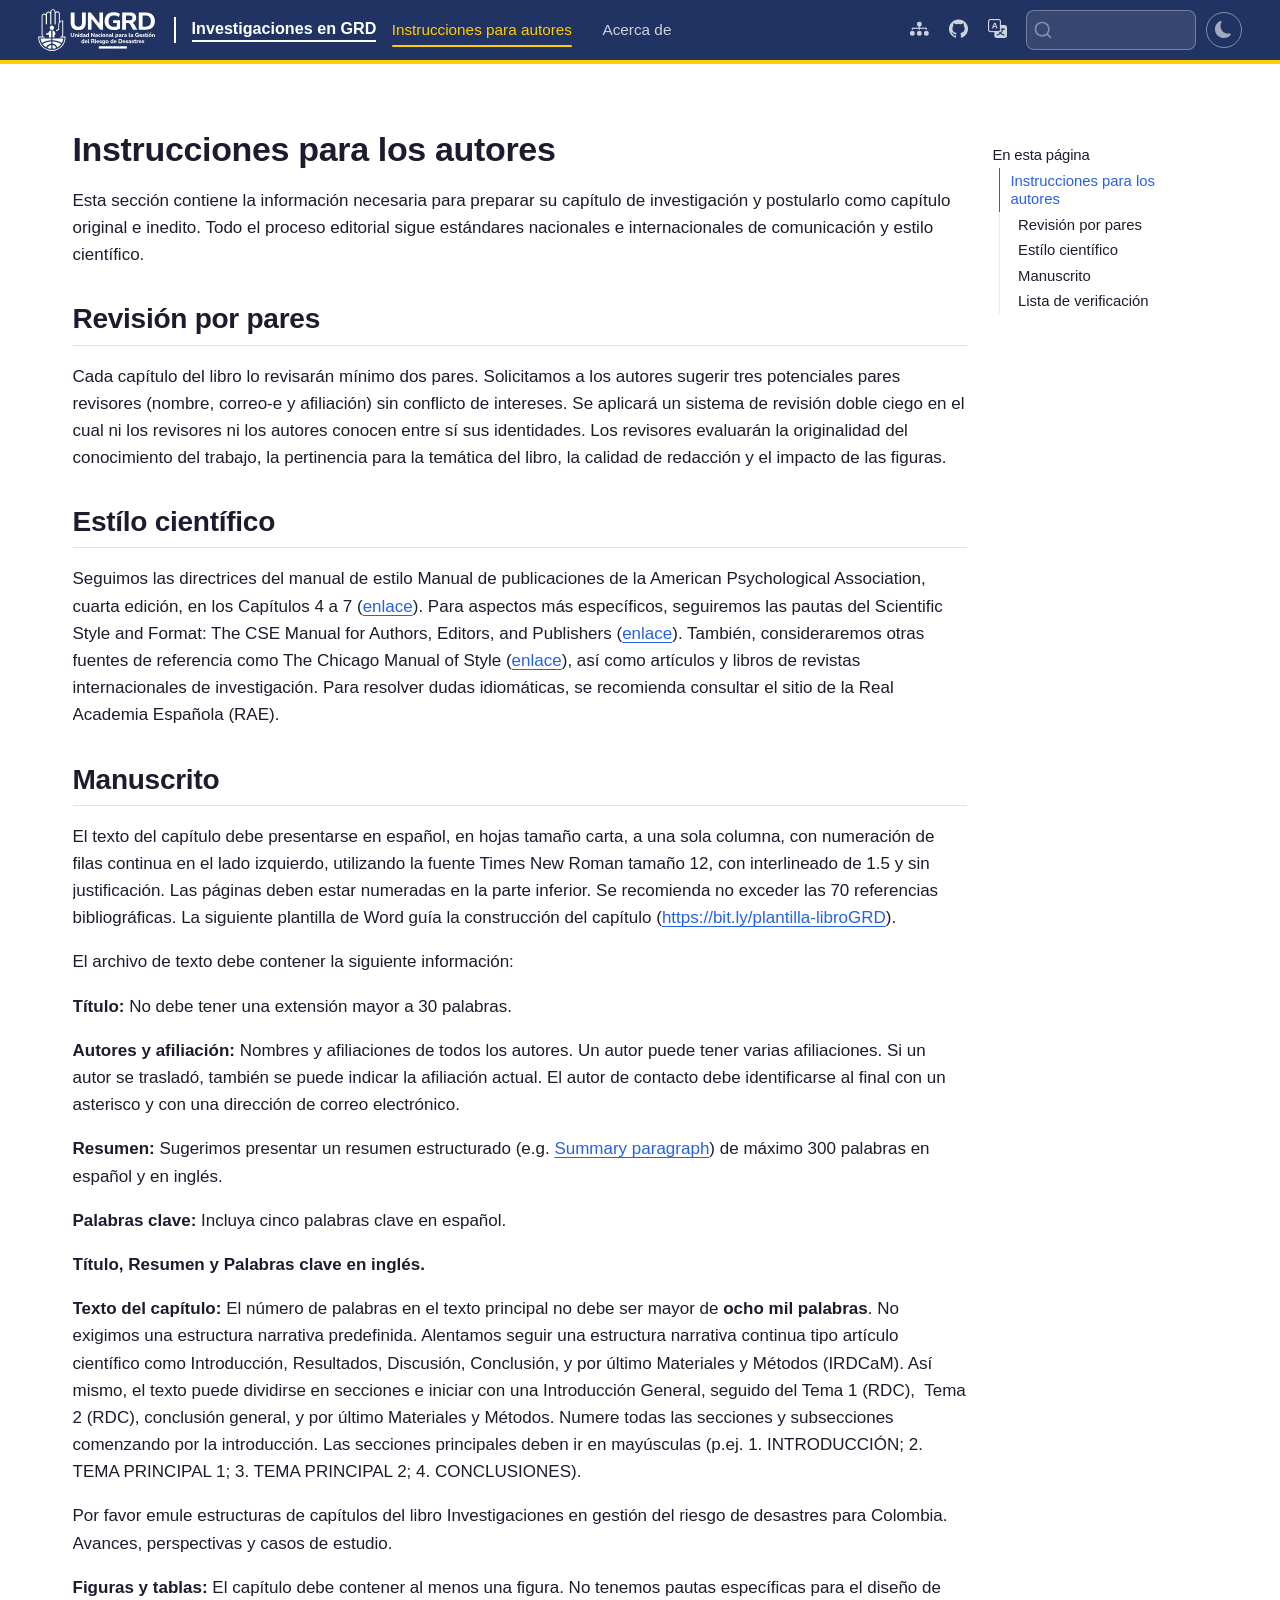
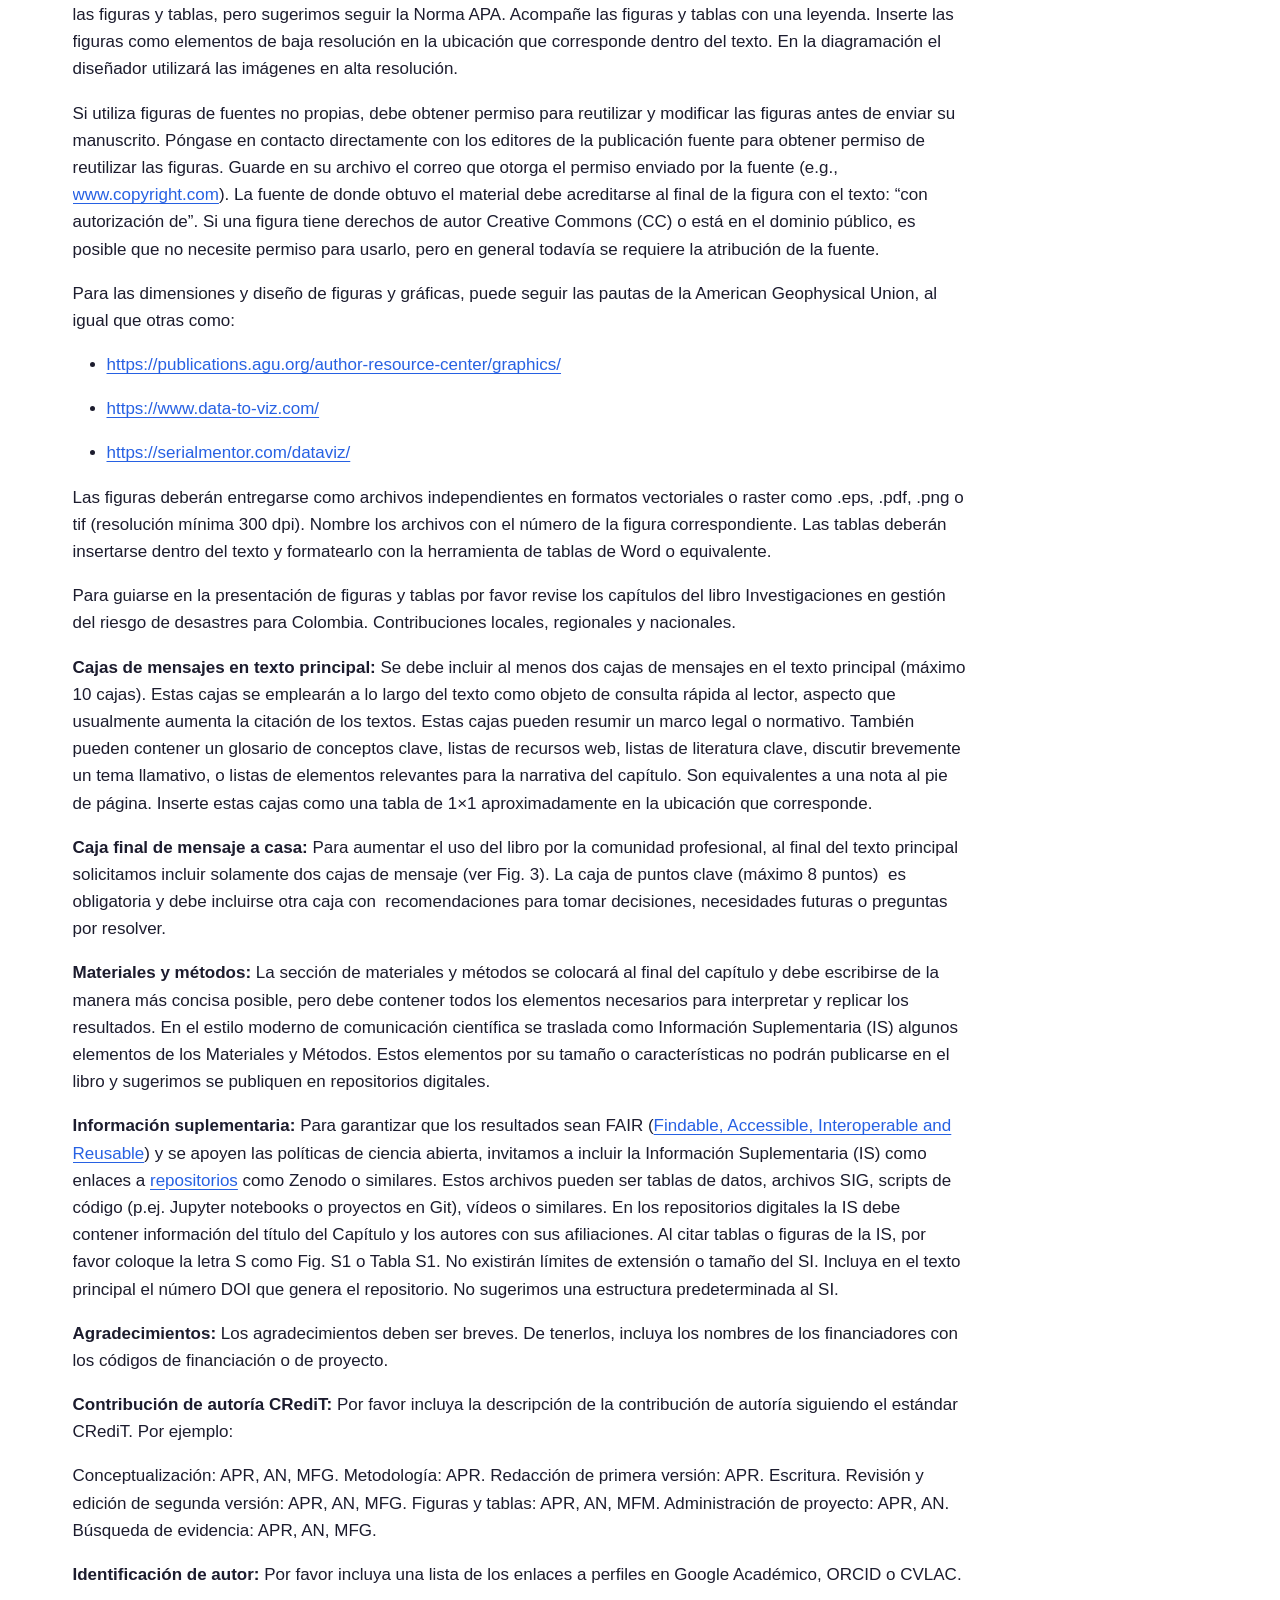
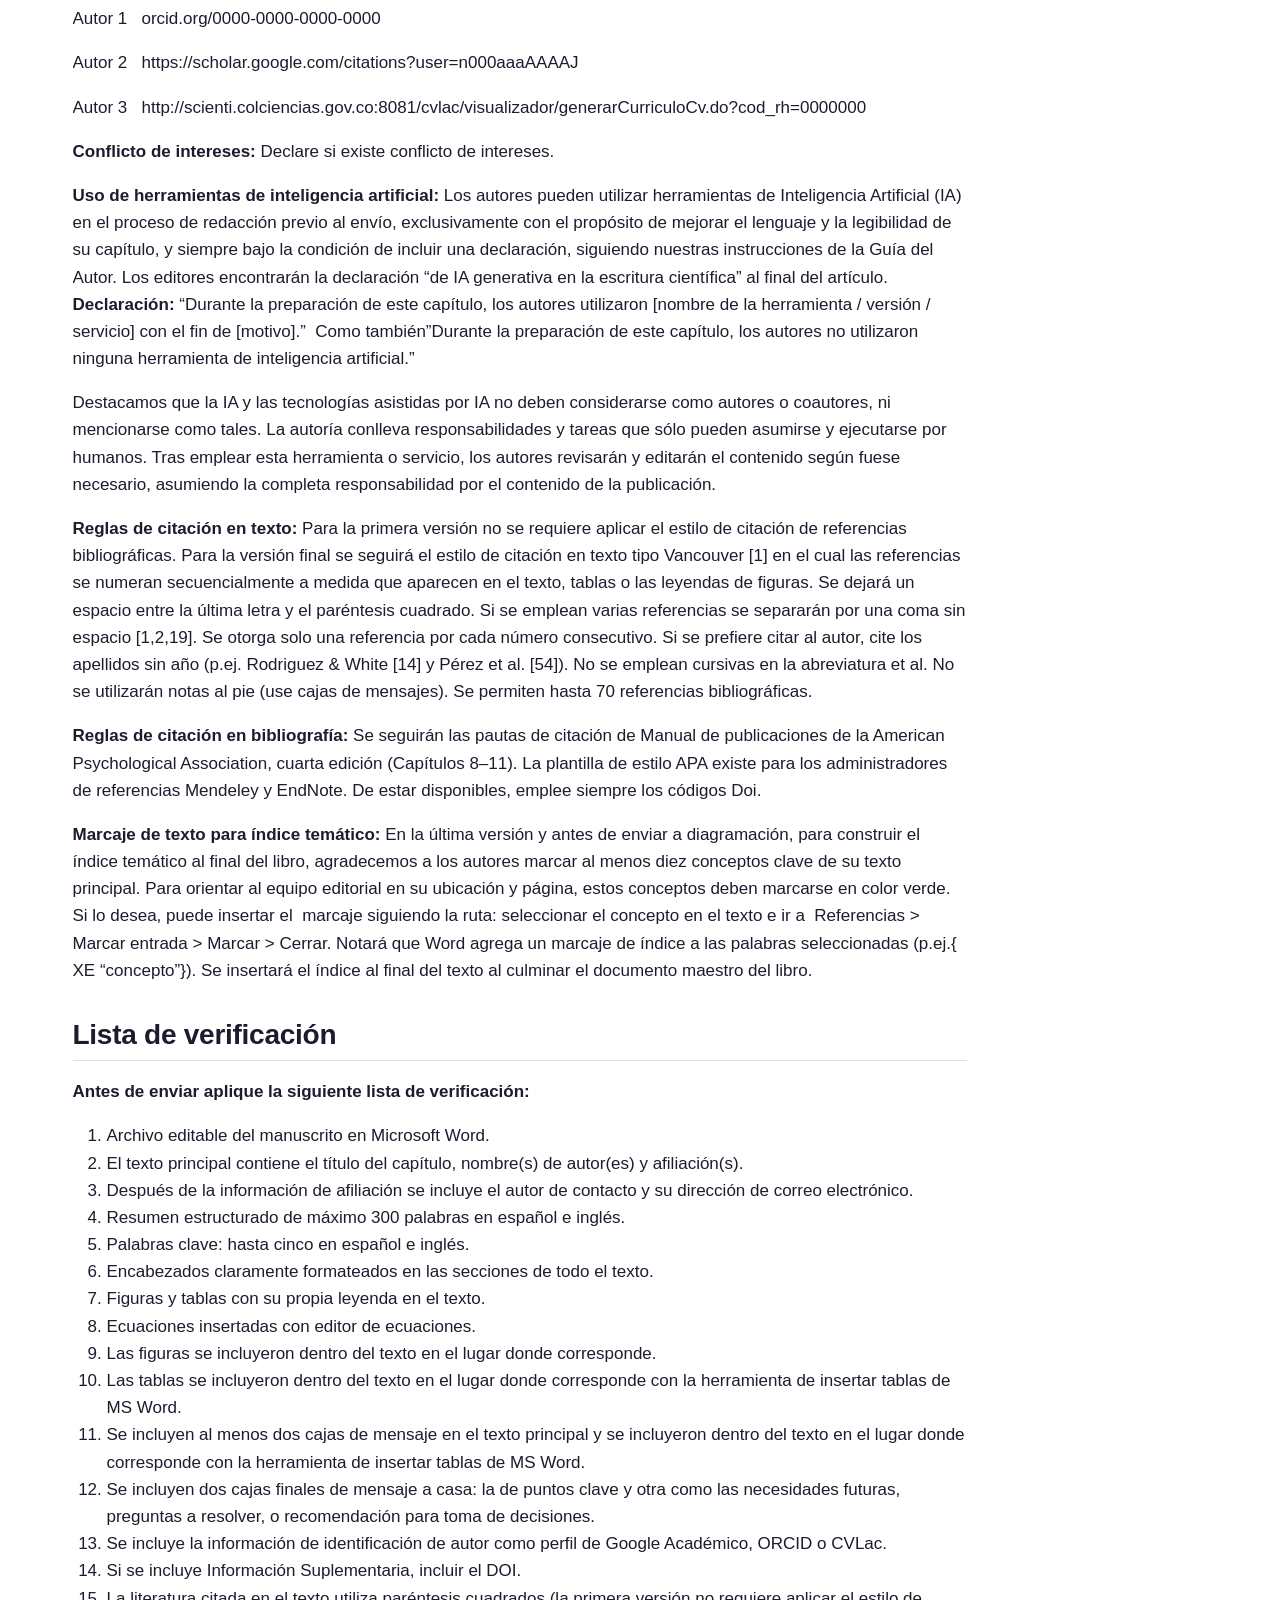
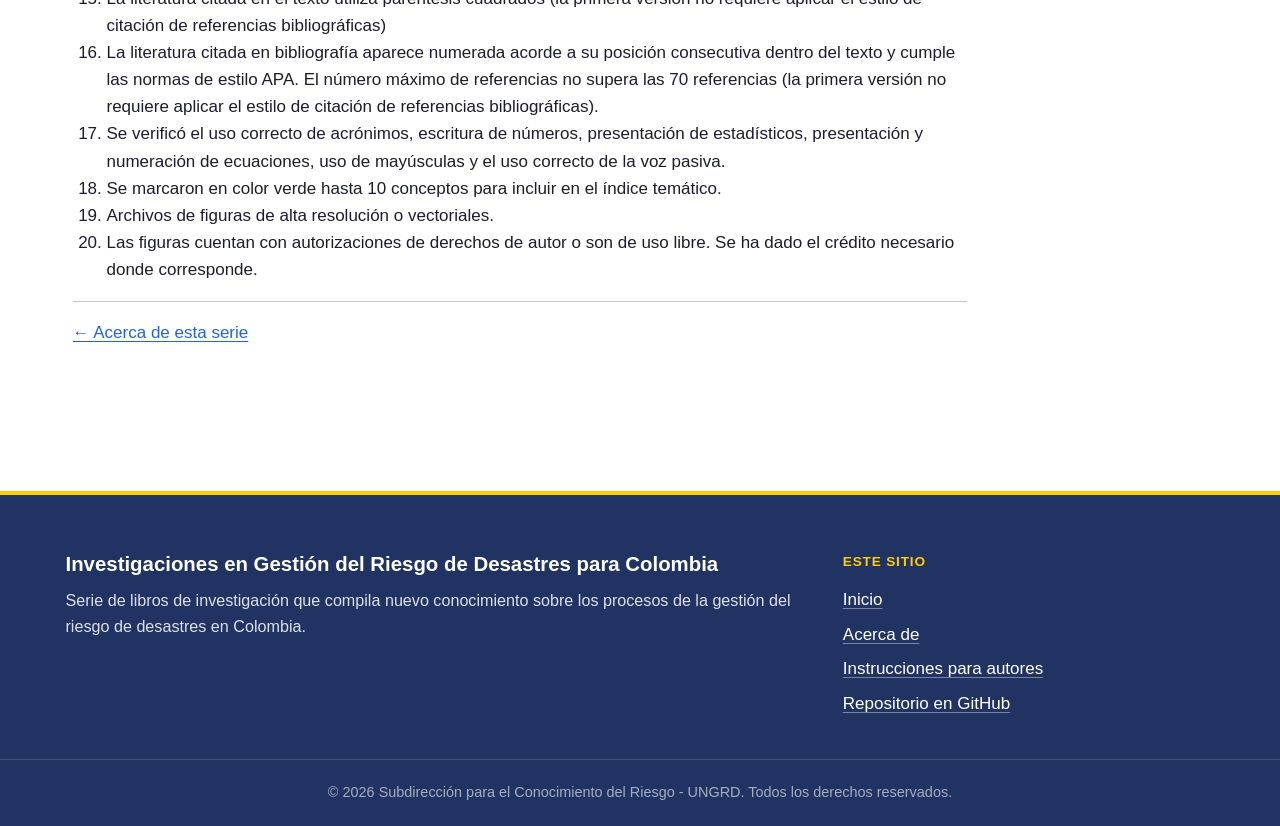
<file: instrucciones-autor.html>
<!DOCTYPE html>
<html xmlns="http://www.w3.org/1999/xhtml" lang="es" xml:lang="es"><head>

<meta charset="utf-8">
<meta name="generator" content="quarto-1.11.9">

<meta name="viewport" content="width=device-width, initial-scale=1.0, user-scalable=yes">


<title>Instrucciones para autores – Investigaciones en GRD | SCR-UNGRD</title>
<style>
/* Default styles provided by pandoc.
** See https://pandoc.org/MANUAL.html#variables-for-html for config info.
*/
span.smallcaps{font-variant: small-caps;}
div.columns{display: flex; gap: 1.5em;}
div.column{flex: auto;}
@media screen {
div.columns{gap: min(4vw, 1.5em);}
div.column{overflow-x: auto;}
}
div.hanging-indent{margin-left: 1.5em; text-indent: -1.5em;}
ul.task-list{list-style: none;}
ul.task-list li input[type="checkbox"] {
  width: 0.8em;
  margin: 0 0.8em 0.2em -1em; /* quarto-specific, see https://github.com/quarto-dev/quarto-cli/issues/4556 */ 
  vertical-align: middle;
}
</style>


<script src="site_libs/quarto-nav/quarto-nav.js"></script>
<script src="site_libs/clipboard/clipboard.min.js"></script>
<script src="site_libs/quarto-search/autocomplete.umd.js"></script>
<script src="site_libs/quarto-search/fuse.min.js"></script>
<script src="site_libs/quarto-search/quarto-search.js"></script>
<meta name="quarto:offset" content="./">
<link href="./images/favicon.png" rel="icon" type="image/png">
<script src="site_libs/quarto-html/quarto.js" type="module"></script>
<script src="site_libs/quarto-html/tabsets/tabsets.js" type="module"></script>
<script src="site_libs/quarto-html/scrollable-regions/scrollable-regions.js" type="module"></script>
<script src="site_libs/quarto-html/popper.min.js"></script>
<script src="site_libs/quarto-html/tippy.umd.min.js"></script>
<link href="site_libs/quarto-html/tippy.css" rel="stylesheet">
<link href="site_libs/quarto-html/quarto-syntax-highlighting-63b5708e65d6cd79cd7618c58d0c21e7.css" rel="stylesheet" class="quarto-color-scheme" id="quarto-text-highlighting-styles">
<link href="site_libs/quarto-html/quarto-syntax-highlighting-dark-447e42e69aaa9833c0ba1b986f430b20.css" rel="stylesheet" class="quarto-color-scheme quarto-color-alternate" id="quarto-text-highlighting-styles">
<link href="site_libs/quarto-html/quarto-syntax-highlighting-63b5708e65d6cd79cd7618c58d0c21e7.css" rel="stylesheet" class="quarto-color-scheme-extra" id="quarto-text-highlighting-styles">
<script src="site_libs/bootstrap/bootstrap.min.js"></script>
<link href="site_libs/bootstrap/bootstrap-icons.css" rel="stylesheet">
<link href="site_libs/bootstrap/bootstrap-ce82344926b8ce50f05d3b7410568496.min.css" rel="stylesheet" append-hash="true" class="quarto-color-scheme" id="quarto-bootstrap" data-mode="light">
<link href="site_libs/bootstrap/bootstrap-dark-f6a4d531c7d7175913e08e37ae9eed9c.min.css" rel="stylesheet" append-hash="true" class="quarto-color-scheme quarto-color-alternate" id="quarto-bootstrap" data-mode="dark">
<link href="site_libs/bootstrap/bootstrap-ce82344926b8ce50f05d3b7410568496.min.css" rel="stylesheet" append-hash="true" class="quarto-color-scheme-extra" id="quarto-bootstrap" data-mode="light">
<script id="quarto-search-options" type="application/json">{
  "location": "navbar",
  "copy-button": false,
  "collapse-after": 3,
  "panel-placement": "end",
  "type": "textbox",
  "limit": 50,
  "keyboard-shortcut": [
    "f",
    "/",
    "s"
  ],
  "language": {
    "search-no-results-text": "No se han encontrado resultados",
    "search-matching-documents-text": "documentos encontrados",
    "search-copy-link-title": "Copiar el enlace en la búsqueda",
    "search-hide-matches-text": "Ocultar resultados adicionales",
    "search-more-match-text": "resultado adicional en este documento",
    "search-more-matches-text": "resultados adicionales en este documento",
    "search-clear-button-title": "Borrar",
    "search-text-placeholder": "",
    "search-detached-cancel-button-title": "Cancelar",
    "search-submit-button-title": "Enviar",
    "search-label": "Buscar"
  }
}</script>
<style>html{ scroll-behavior: smooth; }</style>


<meta property="og:title" content="Portal de Investigaciones en Gestión del Riesgo · UNGRD">
<meta property="og:description" content="Colección de publicaciones científicas y técnicas sobre gestión del riesgo de desastres en Colombia, elaboradas por la UNGRD.">
<meta property="og:site_name" content="Investigaciones en GRD | SCR-UNGRD">
</head>

<body class="nav-fixed quarto-light"><a id="quarto-skip-link" class="visually-hidden-focusable" href="#quarto-document-content">Saltar al contenido principal</a><script id="quarto-html-before-body" type="application/javascript">
    const toggleBodyColorMode = (bsSheetEl) => {
      const mode = bsSheetEl.getAttribute("data-mode");
      const bodyEl = window.document.querySelector("body");
      if (mode === "dark") {
        bodyEl.classList.add("quarto-dark");
        bodyEl.classList.remove("quarto-light");
      } else {
        bodyEl.classList.add("quarto-light");
        bodyEl.classList.remove("quarto-dark");
      }
    }
    const toggleBodyColorPrimary = () => {
      const bsSheetEl = window.document.querySelector("link#quarto-bootstrap:not([rel=disabled-stylesheet])");
      if (bsSheetEl) {
        toggleBodyColorMode(bsSheetEl);
      }
    }
    const setColorSchemeToggle = (alternate) => {
      const toggles = window.document.querySelectorAll('.quarto-color-scheme-toggle');
      for (let i=0; i < toggles.length; i++) {
        const toggle = toggles[i];
        if (toggle) {
          toggle.setAttribute("aria-checked", alternate ? "true" : "false");
          if (alternate) {
            toggle.classList.add("alternate");
          } else {
            toggle.classList.remove("alternate");
          }
        }
      }
    };
    const toggleColorMode = (alternate) => {
      // Switch the stylesheets
      const primaryStylesheets = window.document.querySelectorAll('link.quarto-color-scheme:not(.quarto-color-alternate)');
      const alternateStylesheets = window.document.querySelectorAll('link.quarto-color-scheme.quarto-color-alternate');
      manageTransitions('#quarto-margin-sidebar .nav-link', false);
      if (alternate) {
        // note: dark is layered on light, we don't disable primary!
        enableStylesheet(alternateStylesheets);
        for (const sheetNode of alternateStylesheets) {
          if (sheetNode.id === "quarto-bootstrap") {
            toggleBodyColorMode(sheetNode);
          }
        }
      } else {
        disableStylesheet(alternateStylesheets);
        enableStylesheet(primaryStylesheets)
        toggleBodyColorPrimary();
      }
      manageTransitions('#quarto-margin-sidebar .nav-link', true);
      // Switch the toggles
      setColorSchemeToggle(alternate)
    }
    // Hack to workaround the fact that safari doesn't
    // properly recolor the scrollbar when toggling (#1455).
    // Not run on load: stylesheets are set before first paint there, and
    // scrolling would undo the scroll to a URL fragment (#14973).
    // The one pixel nudge keeps the reader where they were.
    const refreshSafariScrollbar = () => {
      if (navigator.userAgent.indexOf('Safari') > 0 && navigator.userAgent.indexOf('Chrome') == -1) {
        manageTransitions("body", false);
        const scrollY = window.scrollY;
        window.scrollTo(0, scrollY > 0 ? scrollY - 1 : 1);
        setTimeout(() => {
          window.scrollTo(0, scrollY);
          manageTransitions("body", true);
        }, 40);
      }
    }
    const disableStylesheet = (stylesheets) => {
      for (let i=0; i < stylesheets.length; i++) {
        const stylesheet = stylesheets[i];
        stylesheet.rel = 'disabled-stylesheet';
      }
    }
    const enableStylesheet = (stylesheets) => {
      for (let i=0; i < stylesheets.length; i++) {
        const stylesheet = stylesheets[i];
        if(stylesheet.rel !== 'stylesheet') { // for Chrome, which will still FOUC without this check
          stylesheet.rel = 'stylesheet';
        }
      }
    }
    const manageTransitions = (selector, allowTransitions) => {
      const els = window.document.querySelectorAll(selector);
      for (let i=0; i < els.length; i++) {
        const el = els[i];
        if (allowTransitions) {
          el.classList.remove('notransition');
        } else {
          el.classList.add('notransition');
        }
      }
    }
    const isFileUrl = () => {
      return window.location.protocol === 'file:';
    }
    const hasAlternateSentinel = () => {
      let styleSentinel = getColorSchemeSentinel();
      if (styleSentinel !== null) {
        return styleSentinel === "alternate";
      } else {
        return false;
      }
    }
    const setStyleSentinel = (alternate) => {
      const value = alternate ? "alternate" : "default";
      if (!isFileUrl()) {
        window.localStorage.setItem("quarto-color-scheme", value);
      } else {
        localAlternateSentinel = value;
      }
    }
    const getColorSchemeSentinel = () => {
      if (!isFileUrl()) {
        const storageValue = window.localStorage.getItem("quarto-color-scheme");
        return storageValue != null ? storageValue : localAlternateSentinel;
      } else {
        return localAlternateSentinel;
      }
    }
    const toggleGiscusIfUsed = (isAlternate, darkModeDefault) => {
      const baseTheme = document.querySelector('#giscus-base-theme')?.value ?? 'light';
      const alternateTheme = document.querySelector('#giscus-alt-theme')?.value ?? 'dark';
      let newTheme = '';
      if(authorPrefersDark) {
        newTheme = isAlternate ? baseTheme : alternateTheme;
      } else {
        newTheme = isAlternate ? alternateTheme : baseTheme;
      }
      const changeGiscusTheme = () => {
        // From: https://github.com/giscus/giscus/issues/336
        const sendMessage = (message) => {
          const iframe = document.querySelector('iframe.giscus-frame');
          if (!iframe) return;
          iframe.contentWindow.postMessage({ giscus: message }, 'https://giscus.app');
        }
        sendMessage({
          setConfig: {
            theme: newTheme
          }
        });
      }
      const isGiscussLoaded = window.document.querySelector('iframe.giscus-frame') !== null;
      if (isGiscussLoaded) {
        changeGiscusTheme();
      }
    };
    const authorPrefersDark = false;
    const darkModeDefault = authorPrefersDark;
      document.querySelector('link#quarto-text-highlighting-styles.quarto-color-scheme-extra').rel = 'disabled-stylesheet';
      document.querySelector('link#quarto-bootstrap.quarto-color-scheme-extra').rel = 'disabled-stylesheet';
    let localAlternateSentinel = darkModeDefault ? 'alternate' : 'default';
    // Dark / light mode switch
    window.quartoToggleColorScheme = () => {
      // Read the current dark / light value
      let toAlternate = !hasAlternateSentinel();
      toggleColorMode(toAlternate);
      refreshSafariScrollbar();
      setStyleSentinel(toAlternate);
      toggleGiscusIfUsed(toAlternate, darkModeDefault);
      window.dispatchEvent(new Event('resize'));
    };
    // Switch to dark mode if need be
    if (hasAlternateSentinel()) {
      toggleColorMode(true);
    } else {
      toggleColorMode(false);
    }
  </script>

<div id="quarto-search-results"></div>
  <header id="quarto-header" class="headroom fixed-top">
    <nav class="navbar navbar-expand-lg " data-bs-theme="dark" aria-label="Sitio web">
      <div class="navbar-container container-fluid">
      <div class="navbar-brand-container mx-auto">
    <a href="./index.html" class="navbar-brand navbar-brand-logo">
    <img src="./images/logo-ungrd-blanco.svg" alt="UNGRD - Unidad Nacional para la Gestión del Riesgo de Desastres" class="navbar-logo light-content">
    <img src="./images/logo-ungrd-blanco.svg" alt="UNGRD - Unidad Nacional para la Gestión del Riesgo de Desastres" class="navbar-logo dark-content">
    </a>
    <a class="navbar-brand" href="./index.html">
    <span class="navbar-title">Investigaciones en GRD</span>
    </a>
  </div>
          <button class="navbar-toggler" type="button" data-bs-toggle="collapse" data-bs-target="#navbarCollapse" aria-controls="navbarCollapse" aria-expanded="false" aria-label="Navegación de palanca" onclick="if (window.quartoToggleHeadroom) { window.quartoToggleHeadroom(); }">
  <span class="navbar-toggler-icon"></span>
</button>
          <div class="collapse navbar-collapse" id="navbarCollapse">
            <ul class="navbar-nav navbar-nav-scroll me-auto">
  <li class="nav-item">
    <a class="nav-link active" href="./instrucciones-autor.html" aria-current="page"> 
<span class="menu-text">Instrucciones para autores</span></a>
  </li>  
  <li class="nav-item">
    <a class="nav-link" href="./acerca-de.html"> 
<span class="menu-text">Acerca de</span></a>
  </li>  
</ul>
            <ul class="navbar-nav navbar-nav-scroll ms-auto">
  <li class="nav-item compact">
    <a class="nav-link" href="https://scr-ungrd.github.io/hub/" rel="noopener noreferrer" target="_blank"> <i class="bi bi-diagram-3-fill" role="img" aria-label="HUB SCR — portal de proyectos">
</i> 
<span class="menu-text"></span></a>
  </li>  
  <li class="nav-item compact">
    <a class="nav-link" href="https://github.com/scr-ungrd/investigaciones-grd-colombia" rel="noopener noreferrer" target="_blank"> <i class="bi bi-github" role="img" aria-label="Repositorio en GitHub">
</i> 
<span class="menu-text"></span></a>
  </li>  
  <li class="nav-item compact">
    <a class="nav-link" href="https://translate.google.com/translate?sl=es&amp;tl=en&amp;u=https://scr-ungrd.github.io/investigaciones-grd-colombia/" rel="noopener noreferrer" target="_blank"> <i class="bi bi-translate" role="img" aria-label="Translate to English">
</i> 
<span class="menu-text"></span></a>
  </li>  
</ul>
          </div> <!-- /navcollapse -->
            <div class="quarto-navbar-tools">
  <button type="button" role="switch" aria-checked="false" class="quarto-color-scheme-toggle quarto-navigation-tool  px-1" onclick="window.quartoToggleColorScheme(); return false;" title="Alternar modo oscuro" aria-label="Alternar modo oscuro"><i class="bi"></i></button>
</div>
            <div id="quarto-search" class="" title="Buscar"></div>
      </div> <!-- /container-fluid -->
    </nav>
</header>
<!-- content -->
<div id="quarto-content" class="quarto-container page-columns page-rows-contents page-layout-full page-navbar">
<!-- sidebar -->
<!-- margin-sidebar -->
    <div id="quarto-margin-sidebar" class="sidebar margin-sidebar">
        <nav id="TOC" role="doc-toc" aria-labelledby="toc-title" class="toc-active">
    <h2 id="toc-title">En esta página</h2>
   
  <ul>
  <li><a href="#instrucciones-para-los-autores" id="toc-instrucciones-para-los-autores" class="nav-link active" data-scroll-target="#instrucciones-para-los-autores">Instrucciones para los autores</a>
  <ul class="collapse">
  <li><a href="#revisión-por-pares" id="toc-revisión-por-pares" class="nav-link" data-scroll-target="#revisión-por-pares">Revisión por pares</a></li>
  <li><a href="#estílo-científico" id="toc-estílo-científico" class="nav-link" data-scroll-target="#estílo-científico">Estílo científico</a></li>
  <li><a href="#manuscrito" id="toc-manuscrito" class="nav-link" data-scroll-target="#manuscrito">Manuscrito</a></li>
  <li><a href="#lista-de-verificación" id="toc-lista-de-verificación" class="nav-link" data-scroll-target="#lista-de-verificación">Lista de verificación</a></li>
  </ul></li>
  </ul>
</nav>
    </div>
<!-- main -->
<main class="content column-page-left" id="quarto-document-content" tabindex="-1">


<header id="title-block-header" class="quarto-title-block default">
<div class="quarto-title">
<h1 class="title">Instrucciones para autores</h1>
</div>



<div class="quarto-title-meta column-page-left">

    
  
    
  </div>
  


</header>


<section id="instrucciones-para-los-autores" class="level1">
<h1>Instrucciones para los autores</h1>
<p>Esta sección contiene la información necesaria para preparar su capítulo de investigación y postularlo como capítulo original e inedito. Todo el proceso editorial sigue estándares nacionales e internacionales de comunicación y estilo científico.</p>
<section id="revisión-por-pares" class="level2">
<h2 data-anchor-id="revisión-por-pares">Revisión por pares</h2>
<p>Cada capítulo del libro lo revisarán mínimo dos pares. Solicitamos a los autores sugerir tres potenciales pares revisores (nombre, correo-e y afiliación) sin conflicto de intereses. Se aplicará un sistema de revisión doble ciego en el cual ni los revisores ni los autores conocen entre sí sus identidades. Los revisores evaluarán la originalidad del conocimiento del trabajo, la pertinencia para la temática del libro, la calidad de redacción y el impacto de las figuras.</p>
</section>
<section id="estílo-científico" class="level2">
<h2 data-anchor-id="estílo-científico">Estílo científico</h2>
<p>Seguimos las directrices del manual de estilo Manual de publicaciones de la American Psychological Association, cuarta edición, en los Capítulos 4 a 7 (<a href="https://books.google.com.co/books?id=kf5tEAAAQBAJ">enlace</a>). Para aspectos más específicos, seguiremos las pautas del Scientific Style and Format: The CSE Manual for Authors, Editors, and Publishers (<a href="https://www.scientificstyleandformat.org/Home.html">enlace</a>). También, consideraremos otras fuentes de referencia como The Chicago Manual of Style (<a href="https://www.chicagomanualofstyle.org/book/ed17/frontmatter/toc.html">enlace</a>), así como artículos y libros de revistas internacionales de investigación. Para resolver dudas idiomáticas, se recomienda consultar el sitio de la Real Academia Española (RAE).</p>
</section>
<section id="manuscrito" class="level2">
<h2 data-anchor-id="manuscrito">Manuscrito</h2>
<p>El texto del capítulo debe presentarse en español, en hojas tamaño carta, a una sola columna, con numeración de filas continua en el lado izquierdo, utilizando la fuente Times New Roman tamaño 12, con interlineado de 1.5 y sin justificación. Las páginas deben estar numeradas en la parte inferior. Se recomienda no exceder las 70 referencias bibliográficas. La siguiente plantilla de Word guía la construcción del capítulo (<a href="https://bit.ly/plantilla-libroGRD" class="uri">https://bit.ly/plantilla-libroGRD</a>).&nbsp;</p>
<p>El archivo de texto debe contener la siguiente información:</p>
<p><strong>Título:</strong> No debe tener una extensión mayor a 30 palabras.</p>
<p><strong>Autores y afiliación:</strong> Nombres y afiliaciones de todos los autores. Un autor puede tener varias afiliaciones. Si un autor se trasladó, también se puede indicar la afiliación actual. El autor de contacto debe identificarse al final con un asterisco y con una dirección de correo electrónico.</p>
<p><strong>Resumen:</strong> Sugerimos presentar un resumen estructurado (e.g.&nbsp;<a href="https://www.nature.com/documents/nature-summary-paragraph.pdf">Summary paragraph</a>) de máximo 300 palabras en español y en inglés.</p>
<p><strong>Palabras clave:</strong> Incluya cinco palabras clave en español.</p>
<p><strong>Título, Resumen y Palabras clave en inglés.</strong></p>
<p><strong>Texto del capítulo:</strong> El número de palabras en el texto principal no debe ser mayor de <strong>ocho mil palabras</strong>. No exigimos una estructura narrativa predefinida. Alentamos seguir una estructura narrativa continua tipo artículo científico como Introducción, Resultados, Discusión, Conclusión, y por último Materiales y Métodos (IRDCaM). Así mismo, el texto puede dividirse en secciones e iniciar con una Introducción General, seguido del Tema 1 (RDC),&nbsp; Tema 2 (RDC), conclusión general, y por último Materiales y Métodos. Numere todas las secciones y subsecciones comenzando por la introducción. Las secciones principales deben ir en mayúsculas (p.ej. 1. INTRODUCCIÓN; 2. TEMA PRINCIPAL 1; 3. TEMA PRINCIPAL 2; 4. CONCLUSIONES).&nbsp;</p>
<p>Por favor emule estructuras de capítulos del libro Investigaciones en gestión del riesgo de desastres para Colombia. Avances, perspectivas y casos de estudio.&nbsp;</p>
<p><strong>Figuras y tablas:</strong> El capítulo debe contener al menos una figura. No tenemos pautas específicas para el diseño de las figuras y tablas, pero sugerimos seguir la Norma APA. Acompañe las figuras y tablas con una leyenda. Inserte las figuras como elementos de baja resolución en la ubicación que corresponde dentro del texto. En la diagramación el diseñador utilizará las imágenes en alta resolución.&nbsp;</p>
<p>Si utiliza figuras de fuentes no propias, debe obtener permiso para reutilizar y modificar las figuras antes de enviar su manuscrito. Póngase en contacto directamente con los editores de la publicación fuente para obtener permiso de reutilizar las figuras. Guarde en su archivo el correo que otorga el permiso enviado por la fuente (e.g., <a href="http://www.copyright.com">www.copyright.com</a>). La fuente de donde obtuvo el material debe acreditarse al final de la figura con el texto: “con autorización de”. Si una figura tiene derechos de autor Creative Commons (CC) o está en el dominio público, es posible que no necesite permiso para usarlo, pero en general todavía se requiere la atribución de la fuente.</p>
<p>Para las dimensiones y diseño de figuras y gráficas, puede seguir las pautas de la American Geophysical Union, al igual que otras como:</p>
<ul>
<li><p><a href="https://publications.agu.org/author-resource-center/graphics/" class="uri">https://publications.agu.org/author-resource-center/graphics/</a></p></li>
<li><p><a href="https://www.data-to-viz.com/" class="uri">https://www.data-to-viz.com/</a></p></li>
<li><p><a href="https://serialmentor.com/dataviz/" class="uri">https://serialmentor.com/dataviz/</a></p></li>
</ul>
<p>Las figuras deberán entregarse como archivos independientes en formatos vectoriales o raster como .eps, .pdf, .png o tif (resolución mínima 300 dpi). Nombre los archivos con el número de la figura correspondiente. Las tablas deberán insertarse dentro del texto y formatearlo con la herramienta de tablas de Word o equivalente.&nbsp;</p>
<p>Para guiarse en la presentación de figuras y tablas por favor revise los capítulos del libro Investigaciones en gestión del riesgo de desastres para Colombia. Contribuciones locales, regionales y nacionales.</p>
<p><strong>Cajas de mensajes en texto principal:</strong> Se debe incluir al menos dos cajas de mensajes en el texto principal (máximo 10 cajas). Estas cajas se emplearán a lo largo del texto como objeto de consulta rápida al lector, aspecto que usualmente aumenta la citación de los textos. Estas cajas pueden resumir un marco legal o normativo. También pueden contener un glosario de conceptos clave, listas de recursos web, listas de literatura clave, discutir brevemente un tema llamativo, o listas de elementos relevantes para la narrativa del capítulo. Son equivalentes a una nota al pie de página. Inserte estas cajas como una tabla de 1×1 aproximadamente en la ubicación que corresponde.</p>
<p><strong>Caja final de mensaje a casa:</strong> Para aumentar el uso del libro por la comunidad profesional, al final del texto principal solicitamos incluir solamente dos cajas de mensaje (ver Fig. 3). La caja de puntos clave (máximo 8 puntos)&nbsp; es obligatoria y debe incluirse otra caja con&nbsp; recomendaciones para tomar decisiones, necesidades futuras o preguntas por resolver.</p>
<p><strong>Materiales y métodos:</strong> La sección de materiales y métodos se colocará al final del capítulo y debe escribirse de la manera más concisa posible, pero debe contener todos los elementos necesarios para interpretar y replicar los resultados. En el estilo moderno de comunicación científica se traslada como Información Suplementaria (IS) algunos elementos de los Materiales y Métodos. Estos elementos por su tamaño o características no podrán publicarse en el libro y sugerimos se publiquen en repositorios digitales.</p>
<p><strong>Información suplementaria:</strong> Para garantizar que los resultados sean FAIR (<a href="https://www.nature.com/articles/sdata201618">Findable, Accessible, Interoperable and Reusable</a>) y se apoyen las políticas de ciencia abierta, invitamos a incluir la Información Suplementaria (IS) como enlaces a <a href="https://www.nature.com/sdata/policies/repositories">repositorios</a> como Zenodo o similares. Estos archivos pueden ser tablas de datos, archivos SIG, scripts de código (p.ej. Jupyter notebooks o proyectos en Git), vídeos o similares. En los repositorios digitales la IS debe contener información del título del Capítulo y los autores con sus afiliaciones. Al citar tablas o figuras de la IS, por favor coloque la letra S como Fig. S1 o Tabla S1. No existirán límites de extensión o tamaño del SI. Incluya en el texto principal el número DOI que genera el repositorio. No sugerimos una estructura predeterminada al SI.</p>
<p><strong>Agradecimientos:</strong> Los agradecimientos deben ser breves. De tenerlos, incluya los nombres de los financiadores con los códigos de financiación o de proyecto.</p>
<p><strong>Contribución de autoría CRediT:</strong> Por favor incluya la descripción de la contribución de autoría siguiendo el estándar CRediT. Por ejemplo:</p>
<p>Conceptualización: APR, AN, MFG. Metodología: APR. Redacción de primera versión: APR. Escritura. Revisión y edición de segunda versión: APR, AN, MFG. Figuras y tablas: APR, AN, MFM. Administración de proyecto: APR, AN. Búsqueda de evidencia: APR, AN, MFG.</p>
<p><strong>Identificación de autor:</strong> Por favor incluya una lista de los enlaces a perfiles en Google Académico, ORCID o CVLAC.</p>
<p>Autor 1 &nbsp; orcid.org/0000-0000-0000-0000&nbsp;</p>
<p>Autor 2 &nbsp; https://scholar.google.com/citations?user=n000aaaAAAAJ</p>
<p>Autor 3 &nbsp; http://scienti.colciencias.gov.co:8081/cvlac/visualizador/generarCurriculoCv.do?cod_rh=0000000</p>
<p><strong>Conflicto de intereses:</strong> Declare si existe conflicto de intereses.</p>
<p><strong>Uso de herramientas de inteligencia artificial:</strong> Los autores pueden utilizar herramientas de Inteligencia Artificial (IA) en el proceso de redacción previo al envío, exclusivamente con el propósito de mejorar el lenguaje y la legibilidad de su capítulo, y siempre bajo la condición de incluir una declaración, siguiendo nuestras instrucciones de la Guía del Autor. Los editores encontrarán la declaración “de IA generativa en la escritura científica” al final del artículo. <strong>Declaración:</strong> “Durante la preparación de este capítulo, los autores utilizaron [nombre de la herramienta / versión / servicio] con el fin de [motivo].”&nbsp; Como también”Durante la preparación de este capítulo, los autores no utilizaron ninguna herramienta de inteligencia artificial.”</p>
<p>Destacamos que la IA y las tecnologías asistidas por IA no deben considerarse como autores o coautores, ni mencionarse como tales. La autoría conlleva responsabilidades y tareas que sólo pueden asumirse y ejecutarse por humanos. Tras emplear esta herramienta o servicio, los autores revisarán y editarán el contenido según fuese necesario, asumiendo la completa responsabilidad por el contenido de la publicación.</p>
<p><strong>Reglas de citación en texto:</strong> Para la primera versión no se requiere aplicar el estilo de citación de referencias bibliográficas. Para la versión final se seguirá el estilo de citación en texto tipo Vancouver [1] en el cual las referencias se numeran secuencialmente a medida que aparecen en el texto, tablas o las leyendas de figuras. Se dejará un espacio entre la última letra y el paréntesis cuadrado. Si se emplean varias referencias se separarán por una coma sin espacio [1,2,19]. Se otorga solo una referencia por cada número consecutivo. Si se prefiere citar al autor, cite los apellidos sin año (p.ej. Rodriguez &amp; White [14] y Pérez et al.&nbsp;[54]). No se emplean cursivas en la abreviatura et al.&nbsp;No se utilizarán notas al pie (use cajas de mensajes). Se permiten hasta 70 referencias bibliográficas.&nbsp;</p>
<p><strong>Reglas de citación en bibliografía:</strong> Se seguirán las pautas de citación de Manual de publicaciones de la American Psychological Association, cuarta edición (Capítulos 8–11). La plantilla de estilo APA existe para los administradores de referencias Mendeley y EndNote. De estar disponibles, emplee siempre los códigos Doi.&nbsp;</p>
<p><strong>Marcaje de texto para índice temático:</strong> En la última versión y antes de enviar a diagramación, para construir el índice temático al final del libro, agradecemos a los autores marcar al menos diez conceptos clave de su texto principal. Para orientar al equipo editorial en su ubicación y página, estos conceptos deben marcarse en color verde. Si lo desea, puede insertar el&nbsp; marcaje siguiendo la ruta: seleccionar el concepto en el texto e ir a&nbsp; Referencias &gt; Marcar entrada &gt; Marcar &gt; Cerrar. Notará que Word agrega un marcaje de índice a las palabras seleccionadas (p.ej.{ XE “concepto”}). Se insertará el índice al final del texto al culminar el documento maestro del libro.</p>
</section>
<section id="lista-de-verificación" class="level2">
<h2 data-anchor-id="lista-de-verificación">Lista de verificación</h2>
<p><strong>Antes de enviar aplique la siguiente lista de verificación:</strong></p>
<ol type="1">
<li>Archivo editable del manuscrito en Microsoft Word.</li>
<li>El texto principal contiene el título del capítulo, nombre(s) de autor(es) y afiliación(s).</li>
<li>Después de la información de afiliación se incluye el autor de contacto y su dirección de correo electrónico.&nbsp;</li>
<li>Resumen estructurado de máximo 300 palabras en español e inglés.</li>
<li>Palabras clave: hasta cinco en español e inglés.</li>
<li>Encabezados claramente formateados en las secciones de todo el texto.</li>
<li>Figuras y tablas con su propia leyenda en el texto.&nbsp;</li>
<li>Ecuaciones insertadas con editor de ecuaciones.</li>
<li>Las figuras se incluyeron dentro del texto en el lugar donde corresponde.&nbsp;</li>
<li>Las tablas se incluyeron dentro del texto en el lugar donde corresponde con la herramienta de insertar tablas de MS Word.</li>
<li>Se incluyen al menos dos cajas de mensaje en el texto principal y se incluyeron dentro del texto en el lugar donde corresponde con la herramienta de insertar tablas de MS Word.</li>
<li>Se incluyen dos cajas finales de mensaje a casa: la de puntos clave y otra como las necesidades futuras, preguntas a resolver, o recomendación para toma de decisiones.</li>
<li>Se incluye la información de identificación de autor como perfil de Google Académico, ORCID o CVLac.&nbsp;</li>
<li>Si se incluye Información Suplementaria, incluir el DOI.</li>
<li>La literatura citada en el texto utiliza paréntesis cuadrados (la primera versión no requiere aplicar el estilo de citación de referencias bibliográficas)</li>
<li>La literatura citada en bibliografía aparece numerada acorde a su posición consecutiva dentro del texto y cumple las normas de estilo APA. El número máximo de referencias no supera las 70 referencias (la primera versión no requiere aplicar el estilo de citación de referencias bibliográficas).</li>
<li>Se verificó el uso correcto de acrónimos, escritura de números, presentación de estadísticos, presentación y numeración de ecuaciones, uso de mayúsculas y el uso correcto de la voz pasiva.</li>
<li>Se marcaron en color verde hasta 10 conceptos para incluir en el índice temático.</li>
<li>Archivos de figuras de alta resolución o vectoriales.</li>
<li>Las figuras cuentan con autorizaciones de derechos de autor o son de uso libre. Se ha dado el crédito necesario donde corresponde.</li>
</ol>
<hr>
<p><a href="./acerca-de.html">← Acerca de esta serie</a></p>


</section>
</section>

</main> <!-- /main -->
<!-- Pie de página homogéneo de los sitios SCR (modelo: Cuadernos Reproducibles; colores del Manual de Identidad Visual UNGRD 2024) -->
<footer id="scr-footer" role="contentinfo">
  <div class="scr-footer__grid">
    <div class="scr-footer__brand">
      <p class="scr-footer__title">Investigaciones en Gestión del Riesgo de Desastres para Colombia</p>
      <p>Serie de libros de investigación que compila nuevo conocimiento sobre los procesos de la gestión del riesgo de desastres en Colombia.</p>
    </div>
    <nav aria-label="Este sitio">
      <p class="scr-footer__head">Este sitio</p>
      <ul>
        <li><a href="index.html">Inicio</a></li>
        <li><a href="acerca-de.html">Acerca de</a></li>
        <li><a href="instrucciones-autor.html">Instrucciones para autores</a></li>
        <li><a href="https://github.com/scr-ungrd/investigaciones-grd-colombia" target="_blank" rel="noopener noreferrer">Repositorio en GitHub</a></li>
      </ul>
    </nav>
  </div>
  <div class="scr-footer__notice">
    <p>© 2026 Subdirección para el Conocimiento del Riesgo - UNGRD. Todos los derechos reservados.</p>
  </div>
</footer>

<!-- Barra de navegación: el nombre del proyecto se escribe "línea 1|línea 2" en _quarto.yml y aquí se parte en dos líneas -->
<script>
document.querySelectorAll('.navbar-title').forEach(function (el) {
  var t = el.textContent.split('|');
  if (t.length === 1) {
    /* Nombre de una sola línea: mismo estilo que la segunda línea (negrita y subrayado) */
    var u = document.createElement('span'); u.className = 'scr-title-2'; u.textContent = t[0].trim();
    el.textContent = ''; el.appendChild(u);
  }
  if (t.length === 2) {
    el.textContent = '';
    el.appendChild(document.createTextNode(t[0].trim()));
    el.appendChild(document.createElement('br'));
    var b = document.createElement('span'); b.className = 'scr-title-2'; b.textContent = t[1].trim();
    el.appendChild(b);
  }
});
</script>
<!-- Buscador: texto "Buscar" en el campo (Quarto lo deja vacío en modo textbox) -->
<script>
window.addEventListener('load', function () {
  var tries = 0, t = setInterval(function () {
    var i = document.querySelector('#quarto-search input.aa-Input');
    if (i) { i.placeholder = 'Buscar'; clearInterval(t); }
    if (++tries > 40) clearInterval(t);
  }, 100);
});
</script>
<script id="quarto-html-after-body" type="application/javascript">
  window.document.addEventListener("DOMContentLoaded", function (event) {
    // Ensure there is a toggle, if there isn't float one in the top right
    if (window.document.querySelector('.quarto-color-scheme-toggle') === null) {
      const toggle = window.document.createElement('button');
      toggle.type = "button";
      toggle.setAttribute("role", "switch");
      toggle.setAttribute("aria-checked", "false");
      toggle.classList.add('top-right');
      toggle.classList.add('quarto-color-scheme-toggle');
      toggle.setAttribute("aria-label", "Alternar modo oscuro");
      toggle.onclick = function() { try { window.quartoToggleColorScheme(); } catch {} return false; };
      const i = window.document.createElement("i");
      i.classList.add('bi');
      toggle.appendChild(i);
      // Put the toggle in a landmark of its own, so that landmark navigation
      // can reach it.
      //
      // The container is always a fresh direct child of body, and the toggle is
      // never moved into page furniture that the theme or the author controls.
      // The toggle is positioned against the page, so any ancestor that
      // establishes a containing block captures it: a positioned element or a
      // grid for position: absolute, and transform, filter, will-change or
      // contain for position: fixed. A direct child of body has none of these
      // to inherit, and the shift when one appears is silent and visual.
      //
      // ARIA says a document should have at most one banner, and axe reports a
      // duplicate whether or not the banners carry distinct labels. So use a
      // header when the page has no banner yet, and a named region otherwise.
      //
      // A header is a banner wherever it sits, unless it is inside sectioning
      // content, so this cannot just look at the children of body: a custom
      // page layout wraps the title block header in a plain div. An explicit
      // role="banner" always counts.
      const sectioning = 'article, aside, main, nav, section, [role="article"], [role="complementary"], [role="main"], [role="navigation"], [role="region"]';
      const hasBanner = Array.from(
        window.document.querySelectorAll('header:not([role]), [role="banner"]')
      ).some(function(el) {
        return el.hasAttribute("role") || el.closest(sectioning) === null;
      });
      const container = window.document.createElement(hasBanner ? "div" : "header");
      if (hasBanner) {
        container.setAttribute("role", "region");
        container.setAttribute("aria-label", "Alternar modo oscuro");
      }
      container.classList.add('quarto-color-scheme-toggle-container');
      container.appendChild(toggle);
      window.document.body.appendChild(container);
    }
    setColorSchemeToggle(hasAlternateSentinel())
    const isCodeAnnotation = (el) => {
      for (const clz of el.classList) {
        if (clz.startsWith('code-annotation-')) {                     
          return true;
        }
      }
      return false;
    }
    const onCopySuccess = function(e) {
      // button target
      const button = e.trigger;
      // don't keep focus
      button.blur();
      // flash "checked"
      button.classList.add('code-copy-button-checked');
      var currentTitle = button.getAttribute("title");
      button.setAttribute("title", "Copiado");
      let tooltip;
      if (window.bootstrap) {
        button.setAttribute("data-bs-toggle", "tooltip");
        button.setAttribute("data-bs-placement", "left");
        button.setAttribute("data-bs-title", "Copiado");
        tooltip = new bootstrap.Tooltip(button, 
          { trigger: "manual", 
            customClass: "code-copy-button-tooltip",
            offset: [0, -8]});
        tooltip.show();    
      }
      setTimeout(function() {
        if (tooltip) {
          tooltip.hide();
          button.removeAttribute("data-bs-title");
          button.removeAttribute("data-bs-toggle");
          button.removeAttribute("data-bs-placement");
        }
        button.setAttribute("title", currentTitle);
        button.classList.remove('code-copy-button-checked');
      }, 1000);
      // clear code selection
      e.clearSelection();
    }
    const getTextToCopy = function(trigger) {
      const outerScaffold = trigger.parentElement.cloneNode(true);
      const codeEl = outerScaffold.querySelector('code');
      for (const childEl of codeEl.children) {
        if (isCodeAnnotation(childEl)) {
          childEl.remove();
        }
      }
      return codeEl.innerText;
    }
    const clipboard = new window.ClipboardJS('.code-copy-button:not([data-in-quarto-modal])', {
      text: getTextToCopy
    });
    clipboard.on('success', onCopySuccess);
    if (window.document.getElementById('quarto-embedded-source-code-modal')) {
      const clipboardModal = new window.ClipboardJS('.code-copy-button[data-in-quarto-modal]', {
        text: getTextToCopy,
        container: window.document.getElementById('quarto-embedded-source-code-modal')
      });
      clipboardModal.on('success', onCopySuccess);
    }
      var localhostRegex = new RegExp(/^(?:http|https):\/\/localhost\:?[0-9]*\//);
      var mailtoRegex = new RegExp(/^mailto:/);
        var filterRegex = new RegExp("https:\/\/scr-ungrd\.github\.io\/investigaciones-grd-colombia");
      var isInternal = (href) => {
          return filterRegex.test(href) || localhostRegex.test(href) || mailtoRegex.test(href);
      }
      // Inspect non-navigation links and adorn them if external
      window.quartoDecorateExternalLinks = function (root) {
     var links = (root || window.document).querySelectorAll('a[href]:not(.nav-link):not(.navbar-brand):not(.toc-action):not(.sidebar-link):not(.sidebar-item-toggle):not(.pagination-link):not(.no-external):not([aria-hidden]):not(.dropdown-item):not(.quarto-navigation-tool):not(.about-link)');
      for (var i=0; i<links.length; i++) {
        const link = links[i];
        if (!isInternal(link.href)) {
          // undo the damage that might have been done by quarto-nav.js in the case of
          // links that we want to consider external
          if (link.dataset.originalHref !== undefined) {
            link.href = link.dataset.originalHref;
          }
          if (!link.classList.contains('no-external-icon')) {
          }
        }
      }
      };
      window.quartoDecorateExternalLinks(window.document);
    // Esc closes the popup (WCAG 1.4.13) and focus leaving both trigger and
    // popup closes it (WCAG 2.4.11); tippy handles neither for interactive popups.
    const hideOnEscAndFocusOut = {
      name: 'hideOnEscAndFocusOut',
      defaultValue: true,
      fn(instance) {
        const dismiss = () => {
          // A show scheduled by the trigger delay would otherwise reopen it
          instance.clearDelayTimeouts();
          instance.hide();
        };
        const onKeyDown = (event) => {
          if (event.key !== 'Escape') {
            return;
          }
          // Keep Esc from also reaching page handlers (e.g. reveal.js overview),
          // except an open reveal.js slide menu, which Esc should close too.
          // The menu handles keys only when its keyboard option is on.
          const menuHandlesEsc = window.Reveal?.getPlugin?.('menu')?.isOpen() &&
            window.Reveal.getConfig().menu?.keyboard !== false;
          if (!menuHandlesEsc) {
            event.stopPropagation();
          }
          if (instance.popper.contains(window.document.activeElement)) {
            // Disabled while refocusing so the focus trigger does not reopen it
            instance.disable();
            instance.reference.focus();
            instance.enable();
          }
          dismiss();
        };
        const onFocusOut = (event) => {
          const target = event.relatedTarget;
          if (target && !instance.reference.contains(target) &&
              !instance.popper.contains(target)) {
            dismiss();
          }
        };
        // On the trigger too: a click trigger (code-annotations: select) has no
        // blur handling. Attached for the instance's lifetime so leaving the
        // trigger also cancels a show still pending on the trigger delay.
        instance.reference.addEventListener('focusout', onFocusOut);
        return {
          onShow() {
            window.document.addEventListener('keydown', onKeyDown, true);
            instance.popper.addEventListener('focusout', onFocusOut);
          },
          onHide() {
            window.document.removeEventListener('keydown', onKeyDown, true);
            instance.popper.removeEventListener('focusout', onFocusOut);
          },
          onDestroy() {
            instance.reference.removeEventListener('focusout', onFocusOut);
          },
        };
      },
    };
    function tippyHover(el, contentFn, onTriggerFn, onUntriggerFn) {
      const config = {
        allowHTML: true,
        maxWidth: 500,
        delay: 100,
        arrow: false,
        appendTo: function(el) {
            return el.parentElement;
        },
        interactive: true,
        interactiveBorder: 10,
        theme: 'quarto',
        placement: 'bottom-start',
        plugins: [hideOnEscAndFocusOut],
      };
      if (contentFn) {
        config.content = contentFn;
      }
      if (onTriggerFn) {
        config.onTrigger = onTriggerFn;
      }
      if (onUntriggerFn) {
        config.onUntrigger = onUntriggerFn;
      }
      window.tippy(el, config); 
    }
    const noterefs = window.document.querySelectorAll('a[role="doc-noteref"]');
    for (var i=0; i<noterefs.length; i++) {
      const ref = noterefs[i];
      tippyHover(ref, function() {
        // use id or data attribute instead here
        let href = ref.getAttribute('data-footnote-href') || ref.getAttribute('href');
        try { href = new URL(href).hash; } catch {}
        const id = href.replace(/^#\/?/, "");
        const note = window.document.getElementById(id);
        if (note) {
          return note.innerHTML;
        } else {
          return "";
        }
      });
    }
    const xrefs = window.document.querySelectorAll('a.quarto-xref');
    const processXRef = (id, note) => {
      // Strip column container classes
      const stripColumnClz = (el) => {
        el.classList.remove("page-full", "page-columns");
        if (el.children) {
          for (const child of el.children) {
            stripColumnClz(child);
          }
        }
      }
      stripColumnClz(note)
      if (id === null || id.startsWith('sec-')) {
        // Special case sections, only their first couple elements
        const container = document.createElement("div");
        if (note.children && note.children.length > 2) {
          container.appendChild(note.children[0].cloneNode(true));
          for (let i = 1; i < note.children.length; i++) {
            const child = note.children[i];
            if (child.tagName === "P" && child.innerText === "") {
              continue;
            } else {
              container.appendChild(child.cloneNode(true));
              break;
            }
          }
          if (window.Quarto?.typesetMath) {
            window.Quarto.typesetMath(container);
          }
          return container.innerHTML
        } else {
          if (window.Quarto?.typesetMath) {
            window.Quarto.typesetMath(note);
          }
          return note.innerHTML;
        }
      } else {
        // Remove any anchor links if they are present
        const anchorLink = note.querySelector('a.anchorjs-link');
        if (anchorLink) {
          anchorLink.remove();
        }
        if (window.Quarto?.typesetMath) {
          window.Quarto.typesetMath(note);
        }
        if (note.classList.contains("callout")) {
          return note.outerHTML;
        } else {
          return note.innerHTML;
        }
      }
    }
    for (var i=0; i<xrefs.length; i++) {
      const xref = xrefs[i];
      tippyHover(xref, undefined, function(instance) {
        instance.disable();
        let url = xref.getAttribute('href');
        let hash = undefined; 
        if (url.startsWith('#')) {
          hash = url;
        } else {
          try { hash = new URL(url).hash; } catch {}
        }
        if (hash) {
          const id = hash.replace(/^#\/?/, "");
          const note = window.document.getElementById(id);
          if (note !== null) {
            try {
              const html = processXRef(id, note.cloneNode(true));
              instance.setContent(html);
            } finally {
              instance.enable();
              instance.show();
            }
          } else {
            // See if we can fetch this
            fetch(url.split('#')[0])
            .then(res => res.text())
            .then(html => {
              const parser = new DOMParser();
              const htmlDoc = parser.parseFromString(html, "text/html");
              const note = htmlDoc.getElementById(id);
              if (note !== null) {
                const html = processXRef(id, note);
                instance.setContent(html);
              } 
            }).finally(() => {
              instance.enable();
              instance.show();
            });
          }
        } else {
          // See if we can fetch a full url (with no hash to target)
          // This is a special case and we should probably do some content thinning / targeting
          fetch(url)
          .then(res => res.text())
          .then(html => {
            const parser = new DOMParser();
            const htmlDoc = parser.parseFromString(html, "text/html");
            const note = htmlDoc.querySelector('main.content');
            if (note !== null) {
              // This should only happen for chapter cross references
              // (since there is no id in the URL)
              // remove the first header
              if (note.children.length > 0 && note.children[0].tagName === "HEADER") {
                note.children[0].remove();
              }
              const html = processXRef(null, note);
              instance.setContent(html);
            } 
          }).finally(() => {
            instance.enable();
            instance.show();
          });
        }
      }, function(instance) {
      });
    }
        let selectedAnnoteEl;
        const selectorForAnnotation = ( cell, annotation) => {
          let cellAttr = 'data-code-cell="' + cell + '"';
          let lineAttr = 'data-code-annotation="' +  annotation + '"';
          const selector = 'span[' + cellAttr + '][' + lineAttr + ']';
          return selector;
        }
        const selectCodeLines = (annoteEl) => {
          const doc = window.document;
          const targetCell = annoteEl.getAttribute("data-target-cell");
          const targetAnnotation = annoteEl.getAttribute("data-target-annotation");
          const annoteSpan = window.document.querySelector(selectorForAnnotation(targetCell, targetAnnotation));
          const lines = annoteSpan.getAttribute("data-code-lines").split(",");
          const lineIds = lines.map((line) => {
            return targetCell + "-" + line;
          })
          // Each band is positioned against its own containing block, which is
          // not the offsetParent of the lines, so place it from client rects.
          const placeBand = (band, firstEl, lastEl, codeBlock) => {
            const container = band.offsetParent;
            if (container === null) {
              return;
            }
            const containerRect = container.getBoundingClientRect();
            // Reveal.js scales slides with a transform, so convert client
            // pixels back to the CSS pixels of the container.
            const scale = containerRect.height / container.offsetHeight || 1;
            const firstRect = firstEl.getBoundingClientRect();
            const lastRect = lastEl.getBoundingClientRect();
            const top = (firstRect.top - containerRect.top) / scale - container.clientTop + container.scrollTop;
            const height = (lastRect.bottom - firstRect.top) / scale;
            band.style.top = top - 2 + "px";
            band.style.height = height + 4 + "px";
            if (codeBlock) {
              // Without the copy button wrapper, the containing block is wider
              // than the code block, so span the code block explicitly.
              const blockRect = codeBlock.getBoundingClientRect();
              band.style.left = (blockRect.left - containerRect.left) / scale - container.clientLeft + container.scrollLeft + "px";
              band.style.width = blockRect.width / scale + "px";
            }
          };
          if (lineIds.length > 0) {
            const el = window.document.getElementById(lineIds[0]);
            const lastEl = window.document.getElementById(lineIds[lineIds.length - 1]);
            const parent = el.parentElement.parentElement;
            // cook up a div (if necessary) and position it
            let div = window.document.getElementById("code-annotation-line-highlight");
            if (div === null) {
              div = window.document.createElement("div");
              div.setAttribute("id", "code-annotation-line-highlight");
              div.style.position = 'absolute';
              parent.appendChild(div);
            }
            placeBand(div, el, lastEl, parent.closest("div.sourceCode") || parent);
            let gutterDiv = window.document.getElementById("code-annotation-line-highlight-gutter");
            if (gutterDiv === null) {
              gutterDiv = window.document.createElement("div");
              gutterDiv.setAttribute("id", "code-annotation-line-highlight-gutter");
              gutterDiv.style.position = 'absolute';
              const codeCell = window.document.getElementById(targetCell);
              const gutter = codeCell.querySelector('.code-annotation-gutter');
              gutter.appendChild(gutterDiv);
            }
            placeBand(gutterDiv, el, lastEl);
            selectedAnnoteEl = annoteEl;
          }
        };
        const unselectCodeLines = () => {
          const elementsIds = ["code-annotation-line-highlight", "code-annotation-line-highlight-gutter"];
          elementsIds.forEach((elId) => {
            const div = window.document.getElementById(elId);
            if (div) {
              div.remove();
            }
          });
          selectedAnnoteEl = undefined;
        };
          // Handle positioning of the toggle
      window.addEventListener(
        "resize",
        throttle(() => {
          elRect = undefined;
          if (selectedAnnoteEl) {
            selectCodeLines(selectedAnnoteEl);
          }
        }, 10)
      );
      function throttle(fn, ms) {
      let throttle = false;
      let timer;
        return (...args) => {
          if(!throttle) { // first call gets through
              fn.apply(this, args);
              throttle = true;
          } else { // all the others get throttled
              if(timer) clearTimeout(timer); // cancel #2
              timer = setTimeout(() => {
                fn.apply(this, args);
                timer = throttle = false;
              }, ms);
          }
        };
      }
        // Attach click handler to the DT
        const annoteDls = window.document.querySelectorAll('dt[data-target-cell]');
        for (const annoteDlNode of annoteDls) {
          annoteDlNode.addEventListener('click', (event) => {
            const clickedEl = event.target;
            if (clickedEl !== selectedAnnoteEl) {
              unselectCodeLines();
              const activeEl = window.document.querySelector('dt[data-target-cell].code-annotation-active');
              if (activeEl) {
                activeEl.classList.remove('code-annotation-active');
              }
              selectCodeLines(clickedEl);
              clickedEl.classList.add('code-annotation-active');
            } else {
              // Unselect the line
              unselectCodeLines();
              clickedEl.classList.remove('code-annotation-active');
            }
          });
        }
    const findCites = (el) => {
      const parentEl = el.parentElement;
      if (parentEl) {
        const cites = parentEl.dataset.cites;
        if (cites) {
          return {
            el,
            cites: cites.split(' ')
          };
        } else {
          return findCites(el.parentElement)
        }
      } else {
        return undefined;
      }
    };
    var bibliorefs = window.document.querySelectorAll('a[role="doc-biblioref"]');
    for (var i=0; i<bibliorefs.length; i++) {
      const ref = bibliorefs[i];
      const citeInfo = findCites(ref);
      if (citeInfo) {
        tippyHover(citeInfo.el, function() {
          var popup = window.document.createElement('div');
          citeInfo.cites.forEach(function(cite) {
            var citeDiv = window.document.createElement('div');
            citeDiv.classList.add('hanging-indent');
            citeDiv.classList.add('csl-entry');
            var biblioDiv = window.document.getElementById('ref-' + cite);
            if (biblioDiv) {
              citeDiv.innerHTML = biblioDiv.innerHTML;
            }
            popup.appendChild(citeDiv);
          });
          return popup.innerHTML;
        });
      }
    }
  });
  </script>
  <script type="application/javascript">
  window.quartoScrollableRegionsLabels = {"code":"Código desplazable","output":"Salida desplazable"};
  </script>
</div> <!-- /content -->




<script src="site_libs/quarto-html/zenscroll-min.js"></script>
</body></html>
</file>
<file: site_libs/quarto-html/tippy.css>
.tippy-box[data-animation=fade][data-state=hidden]{opacity:0}[data-tippy-root]{max-width:calc(100vw - 10px)}.tippy-box{position:relative;background-color:#333;color:#fff;border-radius:4px;font-size:14px;line-height:1.4;white-space:normal;outline:0;transition-property:transform,visibility,opacity}.tippy-box[data-placement^=top]>.tippy-arrow{bottom:0}.tippy-box[data-placement^=top]>.tippy-arrow:before{bottom:-7px;left:0;border-width:8px 8px 0;border-top-color:initial;transform-origin:center top}.tippy-box[data-placement^=bottom]>.tippy-arrow{top:0}.tippy-box[data-placement^=bottom]>.tippy-arrow:before{top:-7px;left:0;border-width:0 8px 8px;border-bottom-color:initial;transform-origin:center bottom}.tippy-box[data-placement^=left]>.tippy-arrow{right:0}.tippy-box[data-placement^=left]>.tippy-arrow:before{border-width:8px 0 8px 8px;border-left-color:initial;right:-7px;transform-origin:center left}.tippy-box[data-placement^=right]>.tippy-arrow{left:0}.tippy-box[data-placement^=right]>.tippy-arrow:before{left:-7px;border-width:8px 8px 8px 0;border-right-color:initial;transform-origin:center right}.tippy-box[data-inertia][data-state=visible]{transition-timing-function:cubic-bezier(.54,1.5,.38,1.11)}.tippy-arrow{width:16px;height:16px;color:#333}.tippy-arrow:before{content:"";position:absolute;border-color:transparent;border-style:solid}.tippy-content{position:relative;padding:5px 9px;z-index:1}
</file>
<file: site_libs/quarto-html/quarto-syntax-highlighting-63b5708e65d6cd79cd7618c58d0c21e7.css>
/* quarto syntax highlight colors */
:root {
  --quarto-hl-ot-color: #003B4F;
  --quarto-hl-at-color: #657422;
  --quarto-hl-ss-color: #20794D;
  --quarto-hl-an-color: #5E5E5E;
  --quarto-hl-fu-color: #4758AB;
  --quarto-hl-st-color: #20794D;
  --quarto-hl-cf-color: #003B4F;
  --quarto-hl-op-color: #5E5E5E;
  --quarto-hl-er-color: #AD0000;
  --quarto-hl-bn-color: #AD0000;
  --quarto-hl-al-color: #AD0000;
  --quarto-hl-va-color: #111111;
  --quarto-hl-bu-color: inherit;
  --quarto-hl-ex-color: inherit;
  --quarto-hl-pp-color: #AD0000;
  --quarto-hl-in-color: #5E5E5E;
  --quarto-hl-vs-color: #20794D;
  --quarto-hl-wa-color: #5E5E5E;
  --quarto-hl-do-color: #5E5E5E;
  --quarto-hl-im-color: #00769E;
  --quarto-hl-ch-color: #20794D;
  --quarto-hl-dt-color: #AD0000;
  --quarto-hl-fl-color: #AD0000;
  --quarto-hl-co-color: #5E5E5E;
  --quarto-hl-cv-color: #5E5E5E;
  --quarto-hl-cn-color: #8f5902;
  --quarto-hl-sc-color: #5E5E5E;
  --quarto-hl-dv-color: #AD0000;
  --quarto-hl-kw-color: #003B4F;
}

/* other quarto variables */
:root {
  --quarto-font-monospace: SFMono-Regular, Menlo, Monaco, Consolas, "Liberation Mono", "Courier New", monospace;
}

/* syntax highlight based on Pandoc's rules */
pre > code.sourceCode > span {
  color: #003B4F;
}

code.sourceCode > span {
  color: #003B4F;
}

div.sourceCode,
div.sourceCode pre.sourceCode {
  color: #003B4F;
}

/* Normal */
code span {
  color: #003B4F;
}

/* Alert */
code span.al {
  color: #AD0000;
  font-style: inherit;
}

/* Annotation */
code span.an {
  color: #5E5E5E;
  font-style: inherit;
}

/* Attribute */
code span.at {
  color: #657422;
  font-style: inherit;
}

/* BaseN */
code span.bn {
  color: #AD0000;
  font-style: inherit;
}

/* BuiltIn */
code span.bu {
  font-style: inherit;
}

/* ControlFlow */
code span.cf {
  color: #003B4F;
  font-weight: bold;
  font-style: inherit;
}

/* Char */
code span.ch {
  color: #20794D;
  font-style: inherit;
}

/* Constant */
code span.cn {
  color: #8f5902;
  font-style: inherit;
}

/* Comment */
code span.co {
  color: #5E5E5E;
  font-style: inherit;
}

/* CommentVar */
code span.cv {
  color: #5E5E5E;
  font-style: italic;
}

/* Documentation */
code span.do {
  color: #5E5E5E;
  font-style: italic;
}

/* DataType */
code span.dt {
  color: #AD0000;
  font-style: inherit;
}

/* DecVal */
code span.dv {
  color: #AD0000;
  font-style: inherit;
}

/* Error */
code span.er {
  color: #AD0000;
  font-style: inherit;
}

/* Extension */
code span.ex {
  font-style: inherit;
}

/* Float */
code span.fl {
  color: #AD0000;
  font-style: inherit;
}

/* Function */
code span.fu {
  color: #4758AB;
  font-style: inherit;
}

/* Import */
code span.im {
  color: #00769E;
  font-style: inherit;
}

/* Information */
code span.in {
  color: #5E5E5E;
  font-style: inherit;
}

/* Keyword */
code span.kw {
  color: #003B4F;
  font-weight: bold;
  font-style: inherit;
}

/* Operator */
code span.op {
  color: #5E5E5E;
  font-style: inherit;
}

/* Other */
code span.ot {
  color: #003B4F;
  font-style: inherit;
}

/* Preprocessor */
code span.pp {
  color: #AD0000;
  font-style: inherit;
}

/* SpecialChar */
code span.sc {
  color: #5E5E5E;
  font-style: inherit;
}

/* SpecialString */
code span.ss {
  color: #20794D;
  font-style: inherit;
}

/* String */
code span.st {
  color: #20794D;
  font-style: inherit;
}

/* Variable */
code span.va {
  color: #111111;
  font-style: inherit;
}

/* VerbatimString */
code span.vs {
  color: #20794D;
  font-style: inherit;
}

/* Warning */
code span.wa {
  color: #5E5E5E;
  font-style: italic;
}

.prevent-inlining {
  content: "</";
}

/*# sourceMappingURL=054cc16b9e9817627be6994582d2ffb5.css.map */
</file>
<file: site_libs/quarto-html/quarto-syntax-highlighting-dark-447e42e69aaa9833c0ba1b986f430b20.css>
/* quarto syntax highlight colors */
:root {
  --quarto-hl-al-color: #f07178;
  --quarto-hl-an-color: #d4d0ab;
  --quarto-hl-at-color: #00e0e0;
  --quarto-hl-bn-color: #d4d0ab;
  --quarto-hl-bu-color: #abe338;
  --quarto-hl-ch-color: #abe338;
  --quarto-hl-co-color: #f8f8f2;
  --quarto-hl-cv-color: #ffd700;
  --quarto-hl-cn-color: #ffd700;
  --quarto-hl-cf-color: #ffa07a;
  --quarto-hl-dt-color: #ffa07a;
  --quarto-hl-dv-color: #d4d0ab;
  --quarto-hl-do-color: #f8f8f2;
  --quarto-hl-er-color: #f07178;
  --quarto-hl-ex-color: #00e0e0;
  --quarto-hl-fl-color: #d4d0ab;
  --quarto-hl-fu-color: #ffa07a;
  --quarto-hl-im-color: #abe338;
  --quarto-hl-in-color: #d4d0ab;
  --quarto-hl-kw-color: #ffa07a;
  --quarto-hl-op-color: #ffa07a;
  --quarto-hl-ot-color: #00e0e0;
  --quarto-hl-pp-color: #dcc6e0;
  --quarto-hl-re-color: #00e0e0;
  --quarto-hl-sc-color: #abe338;
  --quarto-hl-ss-color: #abe338;
  --quarto-hl-st-color: #abe338;
  --quarto-hl-va-color: #00e0e0;
  --quarto-hl-vs-color: #abe338;
  --quarto-hl-wa-color: #dcc6e0;
}

/* other quarto variables */
:root {
  --quarto-font-monospace: SFMono-Regular, Menlo, Monaco, Consolas, "Liberation Mono", "Courier New", monospace;
}

/* syntax highlight based on Pandoc's rules */
pre > code.sourceCode > span {
  color: #f8f8f2;
}

code.sourceCode > span {
  color: #f8f8f2;
}

div.sourceCode,
div.sourceCode pre.sourceCode {
  color: #f8f8f2;
}

/* Normal */
code span {
  color: #f8f8f2;
}

/* Alert */
code span.al {
  color: #f07178;
}

/* Annotation */
code span.an {
  color: #d4d0ab;
}

/* Attribute */
code span.at {
  color: #00e0e0;
}

/* BaseN */
code span.bn {
  color: #d4d0ab;
}

/* BuiltIn */
code span.bu {
  color: #abe338;
}

/* ControlFlow */
code span.cf {
  font-weight: bold;
  color: #ffa07a;
}

/* Char */
code span.ch {
  color: #abe338;
}

/* Constant */
code span.cn {
  color: #ffd700;
}

/* Comment */
code span.co {
  font-style: italic;
  color: #f8f8f2;
}

/* CommentVar */
code span.cv {
  color: #ffd700;
}

/* Documentation */
code span.do {
  color: #f8f8f2;
}

/* DataType */
code span.dt {
  color: #ffa07a;
}

/* DecVal */
code span.dv {
  color: #d4d0ab;
}

/* Error */
code span.er {
  color: #f07178;
  text-decoration: underline;
}

/* Extension */
code span.ex {
  font-weight: bold;
  color: #00e0e0;
}

/* Float */
code span.fl {
  color: #d4d0ab;
}

/* Function */
code span.fu {
  color: #ffa07a;
}

/* Import */
code span.im {
  color: #abe338;
}

/* Information */
code span.in {
  color: #d4d0ab;
}

/* Keyword */
code span.kw {
  font-weight: bold;
  color: #ffa07a;
}

/* Operator */
code span.op {
  color: #ffa07a;
}

/* Other */
code span.ot {
  color: #00e0e0;
}

/* Preprocessor */
code span.pp {
  color: #dcc6e0;
}

/* RegionMarker */
code span.re {
  background-color: #f8f8f2;
  color: #00e0e0;
}

/* SpecialChar */
code span.sc {
  color: #abe338;
}

/* SpecialString */
code span.ss {
  color: #abe338;
}

/* String */
code span.st {
  color: #abe338;
}

/* Variable */
code span.va {
  color: #00e0e0;
}

/* VerbatimString */
code span.vs {
  color: #abe338;
}

/* Warning */
code span.wa {
  color: #dcc6e0;
}

.prevent-inlining {
  content: "</";
}

/*# sourceMappingURL=be8e1111c2b710f7c3a4926ffa2967aa.css.map */
</file>
